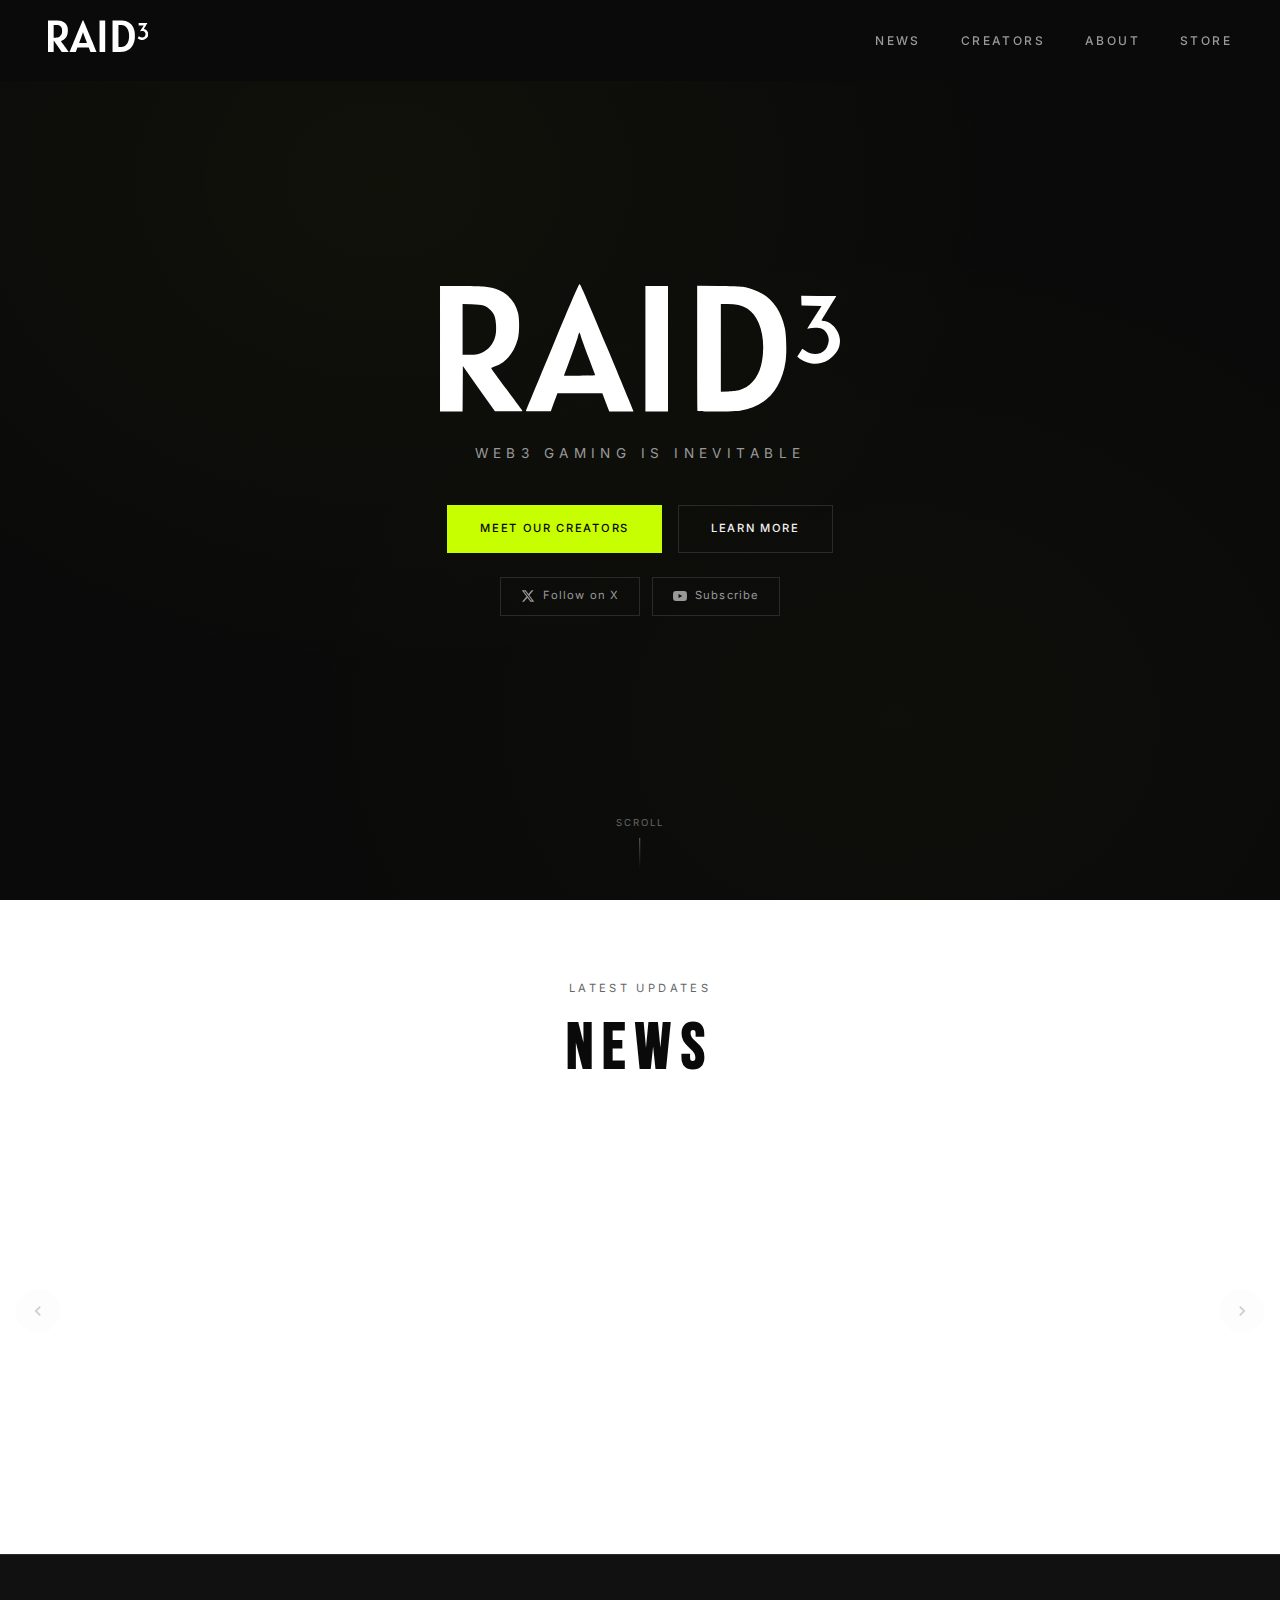
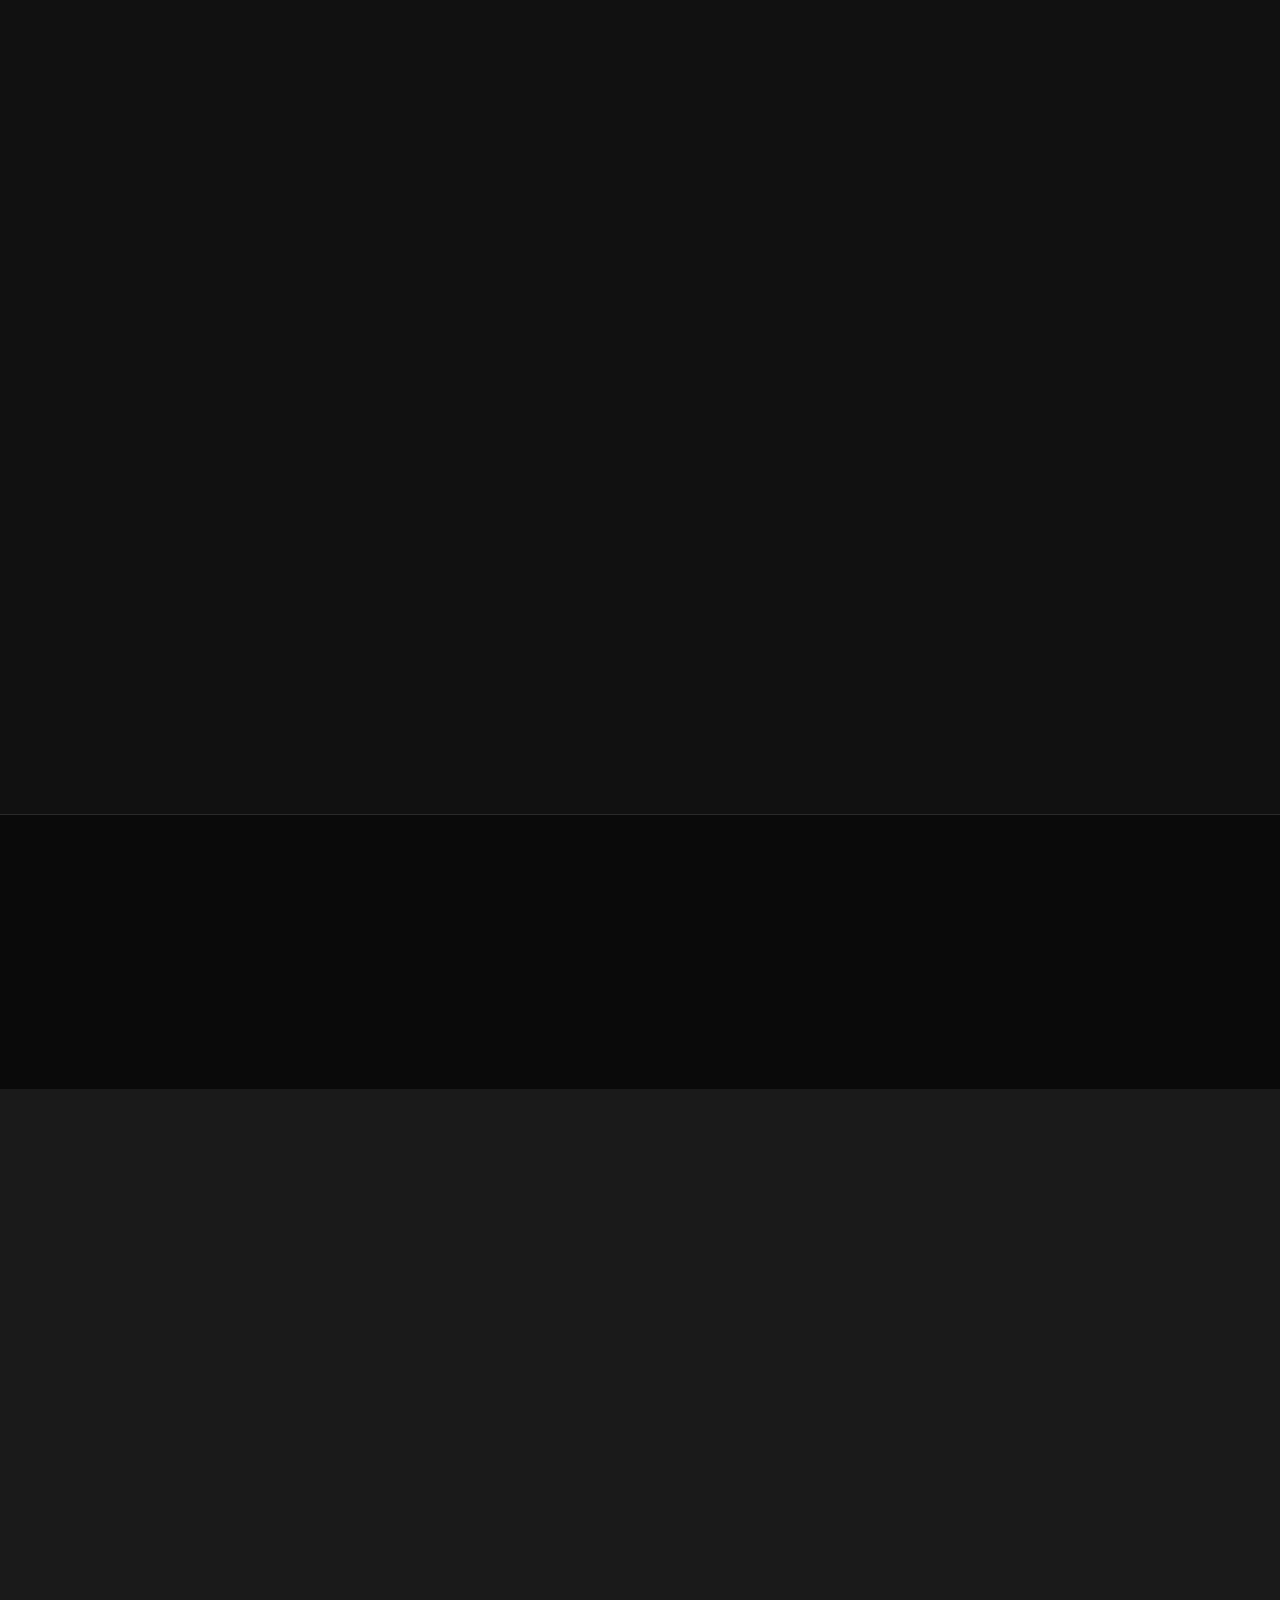
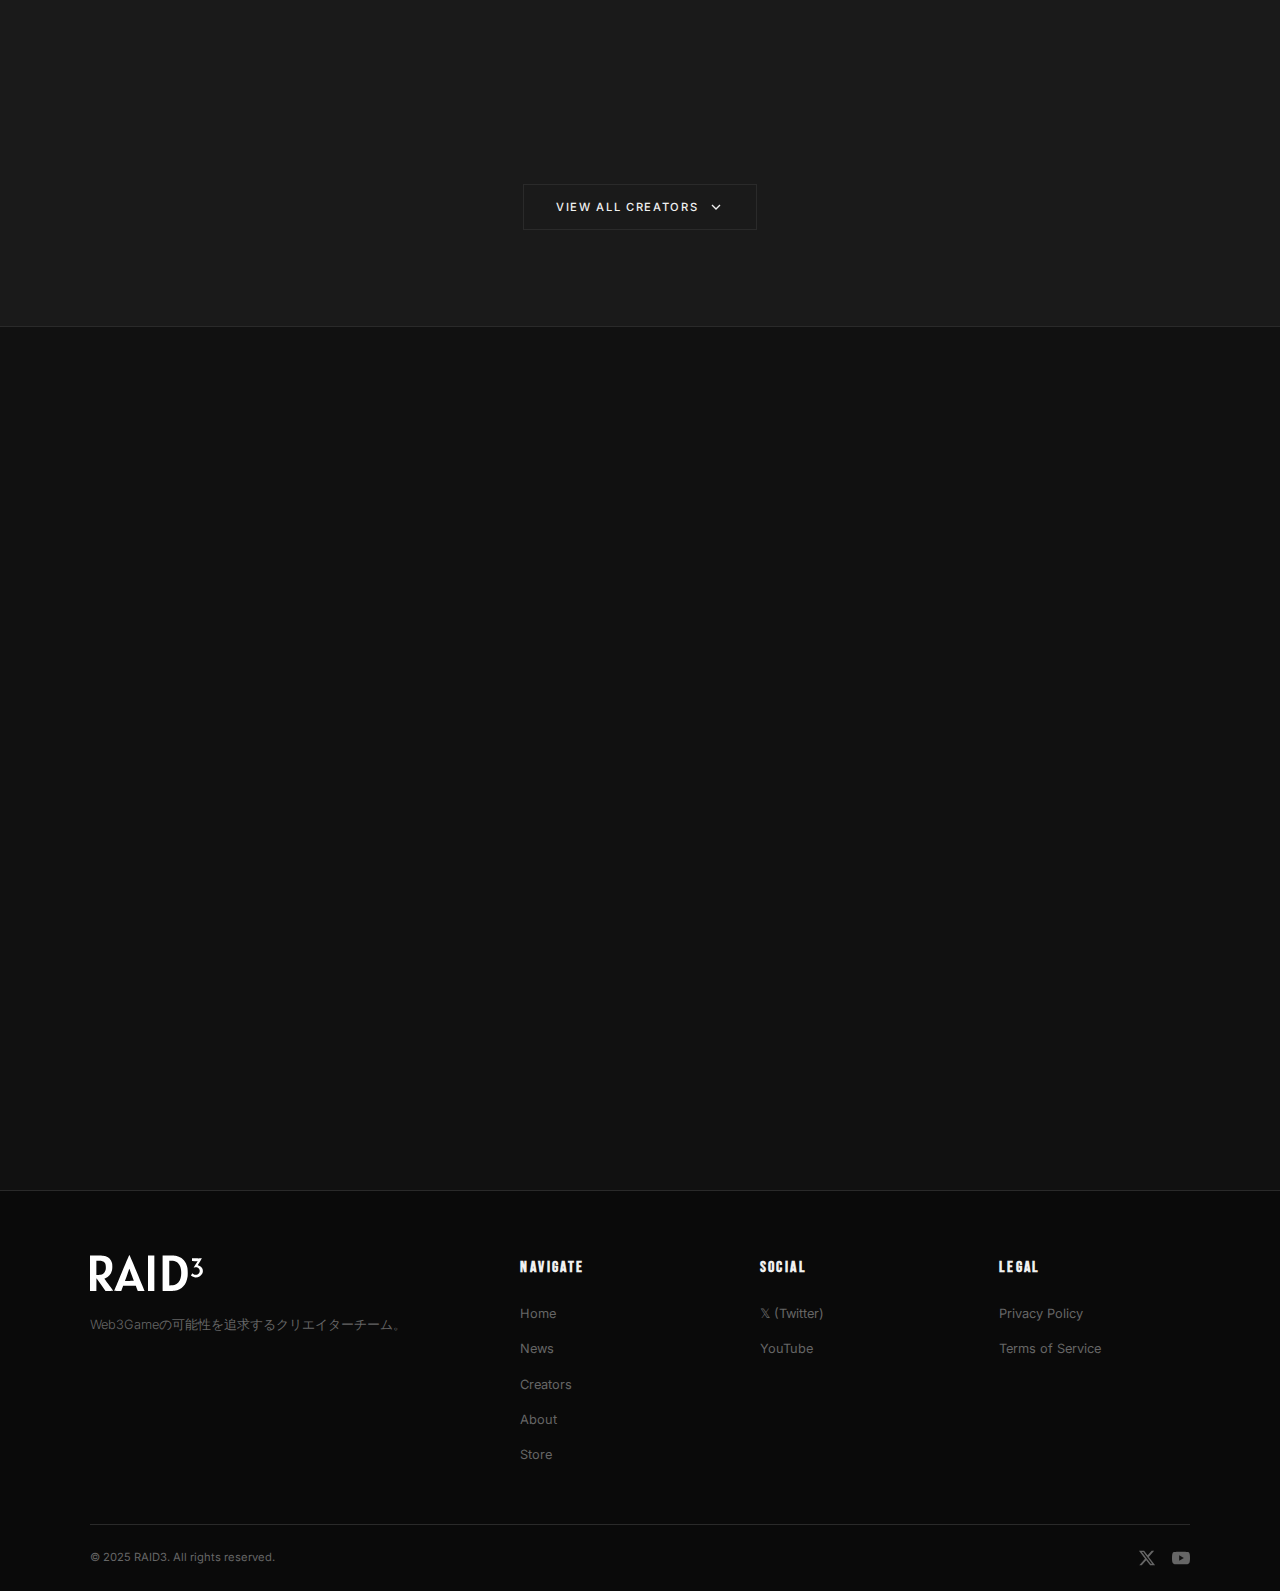
<file: index.html>
<!DOCTYPE html>
<html lang="ja">
<head>
    <meta charset="UTF-8">
    <meta name="viewport" content="width=device-width, initial-scale=1.0">
    <title>RAID3 - Web3 Gaming is Inevitable</title>
    
    <!-- ファビコン -->
    <link rel="icon" href="images/R3aicon.png" type="image/png">
    <link rel="apple-touch-icon" href="images/R3aicon.png">
    
    <!-- OGP（SNSシェア用） -->
    <meta property="og:type" content="website">
    <meta property="og:site_name" content="RAID3">
    <meta property="og:title" content="RAID3 - Web3 Gaming is Inevitable">
    <meta property="og:description" content="Web3Gameに特化したストリーマー・コンテンツクリエイターチーム">
    <meta property="og:image" content="https://raid3.vercel.app/images/OPG.png">
    <meta property="og:url" content="https://raid3.vercel.app/">
    
    <!-- Twitter Card -->
    <meta name="twitter:card" content="summary_large_image">
    <meta name="twitter:site" content="@raid3__">
    <meta name="twitter:title" content="RAID3 - Web3 Gaming is Inevitable">
    <meta name="twitter:description" content="Web3Gameに特化したストリーマー・コンテンツクリエイターチーム">
    <meta name="twitter:image" content="https://raid3.vercel.app/images/OPG.png">
    
    <link rel="preconnect" href="https://fonts.googleapis.com">
    <link rel="preconnect" href="https://fonts.gstatic.com" crossorigin>
    <link href="https://fonts.googleapis.com/css2?family=Bebas+Neue&family=Inter:wght@300;400;500;600;700&display=swap" rel="stylesheet">
    <link rel="stylesheet" href="styles.css">
</head>
<body>
    <!-- ========== ナビゲーション ========== -->
    <nav id="navbar">
        <a href="index.html">
            <svg class="logo-svg" viewBox="0 0 726.3667 231.57715" xmlns="http://www.w3.org/2000/svg">
                <g transform="translate(-412,-327.5)">
                    <path fill="#ffffff" d="M 412,445 V 331 l 36.25,0.0195 c 39.70236,0.0214 52.44438,1.06623 64.61382,5.29835 21.50077,7.47722 35.03722,21.82265 40.74698,43.18213 2.91852,10.91777 2.6945,37.05288 -0.41515,48.43317 -6.82921,24.99271 -21.25152,41.90747 -42.19972,49.49263 -3.15061,1.14081 -5.83977,2.44977 -5.9759,2.90879 -0.13613,0.45903 12.51617,17.97453 28.11623,38.92335 15.60006,20.94881 28.51634,38.46855 28.70286,38.93276 0.18652,0.46421 -11.02435,0.72371 -24.91303,0.57666 L 511.67393,558.5 482.58697,517.5553 453.5,476.61061 453.23891,517.8053 452.97781,559 H 432.48891 412 Z m 68.20078,9.87562 c 12.15861,-2.57979 22.56871,-10.69363 28.22437,-21.99863 4.70642,-9.40757 5.89723,-16.06687 5.33639,-29.84222 -0.60389,-14.83252 -2.93334,-21.36434 -10.16533,-28.50378 -7.94303,-7.84138 -14.14884,-9.70079 -34.34621,-10.29097 L 453,363.76518 V 409.88259 456 h 10.95078 c 6.02293,0 13.33543,-0.50597 16.25,-1.12438 z M 568,558.24755 c 0,-0.4345 21.53555,-52.53045 47.85679,-115.76878 C 653.4108,352.25302 664.08802,327.5 665.45292,327.5 c 1.36368,0 11.98218,24.51367 49.1644,113.5 26.08378,62.425 47.6893,114.5125 48.01228,115.75 l 0.58722,2.25 H 741.29431 719.3718 l -6.31169,-16.5 -6.31169,-16.5 h -40.7915 -40.7915 l -1.5893,4.25 c -0.87411,2.3375 -3.55789,9.65 -5.96396,16.25 l -4.37466,12 -22.61875,0.26877 C 578.17844,558.9166 568,558.68205 568,558.24755 Z m 126,-64.80929 c 0,-0.30895 -5.36581,-14.59645 -11.92402,-31.75 -6.55821,-17.15354 -12.94832,-34.67564 -14.20026,-38.938 -1.25193,-4.26236 -2.59245,-7.41236 -2.97894,-7 -0.38649,0.41236 -1.69494,4.32651 -2.90766,8.69812 -1.21273,4.37161 -6.70328,20.12161 -12.20123,35 -5.49796,14.87839 -10.60443,28.73912 -11.34773,30.80162 l -1.35144,3.75 h 28.45564 C 681.19496,494 694,493.74722 694,493.43826 Z M 785,445 V 331 H 805.5 826 V 445 559 H 805.5 785 Z m 94.66667,113.33333 C 879.3,557.96667 879,506.62667 879,444.24445 V 330.82224 l 39.25,0.46751 c 41.28404,0.49174 45.57029,0.90035 60.71135,5.78763 31.34345,10.11713 51.21355,33.74637 59.21915,70.42262 2.8755,13.17355 3.6376,45.10965 1.4335,60.07259 -7.6233,51.75283 -36.7642,83.38026 -82.86316,89.93354 -10.62663,1.51065 -75.70239,2.20899 -77.08417,0.8272 z m 75.20237,-37.77058 c 19.71864,-5.30527 34.23089,-21.54403 40.115,-44.88745 6.49416,-25.76352 4.92088,-55.48052 -4.06216,-76.72937 C 980.43795,374.14679 964.00903,364 934.34004,364 H 922 v 79.65555 79.65555 l 13.75,-0.65191 c 7.5625,-0.35855 16.16607,-1.30194 19.11904,-2.09644 z M 1087.112,471.81347 c -6.7863,-0.76753 -18.2936,-5.73109 -23.4478,-10.11397 l -2.8357,-2.41141 4.5674,-7.12575 4.5675,-7.12574 5.5539,3.89049 c 12.3712,8.66607 27.4686,7.68657 36.2845,-2.35408 3.2104,-3.65651 5.9582,-11.06146 6.1982,-16.81169 0.3377,-8.08947 -5.1381,-17.55691 -12.4293,-20.86851 -4.6493,-2.11166 -15.756,-2.52439 -21.9145,-0.81434 -2.114,0.58703 -4.0803,0.83072 -4.3695,0.54153 -0.2892,-0.28918 5.359,-9.65948 12.5514,-20.82289 L 1104.9154,367.5 1086.7077,367 1068.5,366.5 l -0.2889,-8.75 -0.289,-8.75 32.098,0.19715 c 25.3881,0.15593 31.9502,-0.5273 31.3913,0.46141 -0.3887,0.6875 -6.4902,11.12482 -13.559,22.47117 -7.0688,11.34635 -12.8524,20.87156 -12.8524,21.16714 0,0.29557 2.2649,1.02313 5.033,1.61679 10.5431,2.2611 17.3498,8.63299 22.6769,16.90474 3.0945,4.80496 5.5,12.03856 5.6486,18.47733 0.1453,6.29408 -1.6551,13.69269 -4.6825,18.29764 -10.3437,15.73344 -26.0616,25.53892 -46.564,23.2201 z"/>
                </g>
            </svg>
        </a>
        <ul class="nav-links">
            <li><a href="news/index.html">News</a></li>
            <li><a href="#creators">Creators</a></li>
            <li><a href="#about">About</a></li>
            <li><a href="https://suzuri.jp/RAID3" target="_blank">Store</a></li>
        </ul>
        <div class="menu-toggle" onclick="toggleMenu()">
            <span></span>
            <span></span>
            <span></span>
        </div>
    </nav>

    <!-- ========== ヒーロー ========== -->
    <section class="hero" id="home">
        <div class="hero-content">
            <svg class="hero-logo-svg" viewBox="0 0 726.3667 231.57715" xmlns="http://www.w3.org/2000/svg">
                <g transform="translate(-412,-327.5)">
                    <path fill="#ffffff" d="M 412,445 V 331 l 36.25,0.0195 c 39.70236,0.0214 52.44438,1.06623 64.61382,5.29835 21.50077,7.47722 35.03722,21.82265 40.74698,43.18213 2.91852,10.91777 2.6945,37.05288 -0.41515,48.43317 -6.82921,24.99271 -21.25152,41.90747 -42.19972,49.49263 -3.15061,1.14081 -5.83977,2.44977 -5.9759,2.90879 -0.13613,0.45903 12.51617,17.97453 28.11623,38.92335 15.60006,20.94881 28.51634,38.46855 28.70286,38.93276 0.18652,0.46421 -11.02435,0.72371 -24.91303,0.57666 L 511.67393,558.5 482.58697,517.5553 453.5,476.61061 453.23891,517.8053 452.97781,559 H 432.48891 412 Z m 68.20078,9.87562 c 12.15861,-2.57979 22.56871,-10.69363 28.22437,-21.99863 4.70642,-9.40757 5.89723,-16.06687 5.33639,-29.84222 -0.60389,-14.83252 -2.93334,-21.36434 -10.16533,-28.50378 -7.94303,-7.84138 -14.14884,-9.70079 -34.34621,-10.29097 L 453,363.76518 V 409.88259 456 h 10.95078 c 6.02293,0 13.33543,-0.50597 16.25,-1.12438 z M 568,558.24755 c 0,-0.4345 21.53555,-52.53045 47.85679,-115.76878 C 653.4108,352.25302 664.08802,327.5 665.45292,327.5 c 1.36368,0 11.98218,24.51367 49.1644,113.5 26.08378,62.425 47.6893,114.5125 48.01228,115.75 l 0.58722,2.25 H 741.29431 719.3718 l -6.31169,-16.5 -6.31169,-16.5 h -40.7915 -40.7915 l -1.5893,4.25 c -0.87411,2.3375 -3.55789,9.65 -5.96396,16.25 l -4.37466,12 -22.61875,0.26877 C 578.17844,558.9166 568,558.68205 568,558.24755 Z m 126,-64.80929 c 0,-0.30895 -5.36581,-14.59645 -11.92402,-31.75 -6.55821,-17.15354 -12.94832,-34.67564 -14.20026,-38.938 -1.25193,-4.26236 -2.59245,-7.41236 -2.97894,-7 -0.38649,0.41236 -1.69494,4.32651 -2.90766,8.69812 -1.21273,4.37161 -6.70328,20.12161 -12.20123,35 -5.49796,14.87839 -10.60443,28.73912 -11.34773,30.80162 l -1.35144,3.75 h 28.45564 C 681.19496,494 694,493.74722 694,493.43826 Z M 785,445 V 331 H 805.5 826 V 445 559 H 805.5 785 Z m 94.66667,113.33333 C 879.3,557.96667 879,506.62667 879,444.24445 V 330.82224 l 39.25,0.46751 c 41.28404,0.49174 45.57029,0.90035 60.71135,5.78763 31.34345,10.11713 51.21355,33.74637 59.21915,70.42262 2.8755,13.17355 3.6376,45.10965 1.4335,60.07259 -7.6233,51.75283 -36.7642,83.38026 -82.86316,89.93354 -10.62663,1.51065 -75.70239,2.20899 -77.08417,0.8272 z m 75.20237,-37.77058 c 19.71864,-5.30527 34.23089,-21.54403 40.115,-44.88745 6.49416,-25.76352 4.92088,-55.48052 -4.06216,-76.72937 C 980.43795,374.14679 964.00903,364 934.34004,364 H 922 v 79.65555 79.65555 l 13.75,-0.65191 c 7.5625,-0.35855 16.16607,-1.30194 19.11904,-2.09644 z M 1087.112,471.81347 c -6.7863,-0.76753 -18.2936,-5.73109 -23.4478,-10.11397 l -2.8357,-2.41141 4.5674,-7.12575 4.5675,-7.12574 5.5539,3.89049 c 12.3712,8.66607 27.4686,7.68657 36.2845,-2.35408 3.2104,-3.65651 5.9582,-11.06146 6.1982,-16.81169 0.3377,-8.08947 -5.1381,-17.55691 -12.4293,-20.86851 -4.6493,-2.11166 -15.756,-2.52439 -21.9145,-0.81434 -2.114,0.58703 -4.0803,0.83072 -4.3695,0.54153 -0.2892,-0.28918 5.359,-9.65948 12.5514,-20.82289 L 1104.9154,367.5 1086.7077,367 1068.5,366.5 l -0.2889,-8.75 -0.289,-8.75 32.098,0.19715 c 25.3881,0.15593 31.9502,-0.5273 31.3913,0.46141 -0.3887,0.6875 -6.4902,11.12482 -13.559,22.47117 -7.0688,11.34635 -12.8524,20.87156 -12.8524,21.16714 0,0.29557 2.2649,1.02313 5.033,1.61679 10.5431,2.2611 17.3498,8.63299 22.6769,16.90474 3.0945,4.80496 5.5,12.03856 5.6486,18.47733 0.1453,6.29408 -1.6551,13.69269 -4.6825,18.29764 -10.3437,15.73344 -26.0616,25.53892 -46.564,23.2201 z"/>
                </g>
            </svg>
            <p class="tagline">Web3 Gaming is Inevitable</p>
            <div class="cta-buttons">
                <a href="#creators" class="btn btn-primary">Meet Our Creators</a>
                <a href="#about" class="btn btn-secondary">Learn More</a>
            </div>
            <div class="social-cta">
                <a href="https://x.com/raid3__" target="_blank" rel="noopener">
                    <svg viewBox="0 0 24 24" fill="currentColor"><path d="M18.244 2.25h3.308l-7.227 8.26 8.502 11.24H16.17l-5.214-6.817L4.99 21.75H1.68l7.73-8.835L1.254 2.25H8.08l4.713 6.231zm-1.161 17.52h1.833L7.084 4.126H5.117z"/></svg>
                    Follow on X
                </a>
                <a href="https://youtube.com/@raid3_2025" target="_blank" rel="noopener">
                    <svg viewBox="0 0 24 24" fill="currentColor"><path d="M23.498 6.186a3.016 3.016 0 0 0-2.122-2.136C19.505 3.545 12 3.545 12 3.545s-7.505 0-9.377.505A3.017 3.017 0 0 0 .502 6.186C0 8.07 0 12 0 12s0 3.93.502 5.814a3.016 3.016 0 0 0 2.122 2.136c1.871.505 9.376.505 9.376.505s7.505 0 9.377-.505a3.015 3.015 0 0 0 2.122-2.136C24 15.93 24 12 24 12s0-3.93-.502-5.814zM9.545 15.568V8.432L15.818 12l-6.273 3.568z"/></svg>
                    Subscribe
                </a>
            </div>
        </div>
        <div class="scroll-indicator">
            <span>Scroll</span>
        </div>
    </section>

    <!-- ========== ニュース ========== -->
    <section id="news" class="news-home">
        <div class="section-header">
            <p class="section-subtitle">Latest Updates</p>
            <h2 class="section-title">NEWS</h2>
        </div>
        <div class="news-carousel-container">
            <button class="carousel-nav prev" onclick="scrollCarousel(-1)">
                <svg viewBox="0 0 24 24"><path d="M15.41 7.41L14 6l-6 6 6 6 1.41-1.41L10.83 12z"/></svg>
            </button>
            <div class="news-carousel" id="newsCarousel"></div>
            <button class="carousel-nav next" onclick="scrollCarousel(1)">
                <svg viewBox="0 0 24 24"><path d="M10 6L8.59 7.41 13.17 12l-4.58 4.59L10 18l6-6z"/></svg>
            </button>
        </div>
    </section>

    <!-- ========== ABOUT ========== -->
    <section id="about">
        <div class="section-header reveal">
            <p class="section-subtitle">Who We Are</p>
            <h2 class="section-title">ABOUT</h2>
        </div>
        <div class="about-content">
            <div class="about-text reveal">
                <h3>Web3Gameの未来を切り拓く</h3>
                <p>RAID3は、Web3Gameに特化したストリーマー・コンテンツクリエイターチームです。私たちは透明性を重視し、Web2ゲーマーとの信頼構築を最優先にしたコンテンツを制作しています。</p>
                <p>ブロックチェーンゲームの可能性と課題の両面を正直に伝え、視聴者が自分自身で判断できる情報を提供することをモットーとしています。</p>
                <p>エージェンシーの利点とクリエイターの自由を両立させた「HUB」モデルを採用し、専属契約なしでコミュニティスタイルの活動を可能にしています。</p>
            </div>
            <div class="about-stats reveal">
                <div class="stat-item"><span class="stat-number">8</span><span class="stat-label">Creators</span></div>
                <div class="stat-item"><span class="stat-number">50K+</span><span class="stat-label">Followers</span></div>
                <div class="stat-item"><span class="stat-number">100+</span><span class="stat-label">Streams</span></div>
                <div class="stat-item"><span class="stat-number">20+</span><span class="stat-label">collab</span></div>
            </div>
        </div>
        <div class="logo-marquee reveal">
            <div class="logo-marquee-inner">
                <div class="logo-marquee-track">
                    <div class="logo-marquee-item"><img src="images/Collablogo/game1.png" alt="Game Title 1"></div>
                    <div class="logo-marquee-item"><img src="images/Collablogo/game2.png" alt="Game Title 2"></div>
                    <div class="logo-marquee-item"><img src="images/Collablogo/game3.png" alt="Game Title 3"></div>
                    <div class="logo-marquee-item"><img src="images/Collablogo/game4.png" alt="Game Title 4"></div>
                    <div class="logo-marquee-item"><img src="images/Collablogo/game5.png" alt="Game Title 5"></div>
                    <div class="logo-marquee-item"><img src="images/Collablogo/game6.png" alt="Game Title 6"></div>
                    <div class="logo-marquee-item"><img src="images/Collablogo/game7.png" alt="Game Title 7"></div>
                    <div class="logo-marquee-item"><img src="images/Collablogo/game8.png" alt="Game Title 8"></div>
                    <div class="logo-marquee-item"><img src="images/Collablogo/game9.png" alt="Game Title 9"></div>
                    <div class="logo-marquee-item"><img src="images/Collablogo/game1.png" alt="Game Title 1"></div>
                    <div class="logo-marquee-item"><img src="images/Collablogo/game2.png" alt="Game Title 2"></div>
                    <div class="logo-marquee-item"><img src="images/Collablogo/game3.png" alt="Game Title 3"></div>
                    <div class="logo-marquee-item"><img src="images/Collablogo/game4.png" alt="Game Title 4"></div>
                    <div class="logo-marquee-item"><img src="images/Collablogo/game5.png" alt="Game Title 5"></div>
                    <div class="logo-marquee-item"><img src="images/Collablogo/game6.png" alt="Game Title 6"></div>
                    <div class="logo-marquee-item"><img src="images/Collablogo/game7.png" alt="Game Title 7"></div>
                    <div class="logo-marquee-item"><img src="images/Collablogo/game8.png" alt="Game Title 8"></div>
                    <div class="logo-marquee-item"><img src="images/Collablogo/game9.png" alt="Game Title 9"></div>
                </div>
            </div>
        </div>
    </section>

    <!-- ========== ソーシャルバナー ========== -->
    <div class="social-banner reveal">
        <h3>JOIN THE RAID</h3>
        <p>最新情報をチェック！フォロー&チャンネル登録よろしくお願いします</p>
        <div class="social-banner-buttons">
            <a href="https://x.com/raid3__" target="_blank" rel="noopener" class="social-btn x-btn">
                <svg viewBox="0 0 24 24" fill="currentColor"><path d="M18.244 2.25h3.308l-7.227 8.26 8.502 11.24H16.17l-5.214-6.817L4.99 21.75H1.68l7.73-8.835L1.254 2.25H8.08l4.713 6.231zm-1.161 17.52h1.833L7.084 4.126H5.117z"/></svg>
                @raid3__ をフォロー
            </a>
            <a href="https://youtube.com/@raid3_2025" target="_blank" rel="noopener" class="social-btn yt-btn">
                <svg viewBox="0 0 24 24" fill="currentColor"><path d="M23.498 6.186a3.016 3.016 0 0 0-2.122-2.136C19.505 3.545 12 3.545 12 3.545s-7.505 0-9.377.505A3.017 3.017 0 0 0 .502 6.186C0 8.07 0 12 0 12s0 3.93.502 5.814a3.016 3.016 0 0 0 2.122 2.136c1.871.505 9.376.505 9.376.505s7.505 0 9.377-.505a3.015 3.015 0 0 0 2.122-2.136C24 15.93 24 12 24 12s0-3.93-.502-5.814zM9.545 15.568V8.432L15.818 12l-6.273 3.568z"/></svg>
                YouTubeをチャンネル登録
            </a>
        </div>
    </div>

    <!-- ========== クリエイター ========== -->
    <section id="creators">
        <div class="section-header reveal">
            <p class="section-subtitle">The Team</p>
            <h2 class="section-title">CREATORS</h2>
        </div>
        <div class="creators-grid" id="creatorsGrid">
            <div class="creator-card reveal">
                <img src="images/haru.png" alt="HARU" class="creator-image">
                <div class="creator-placeholder">R3</div>
                <div class="creator-info">
                    <h3 class="creator-name">HARU</h3>
                    <p class="creator-role">Founder / Streamer</p>
                    <div class="creator-socials">
                        <a href="https://x.com/haru_BCG" target="_blank">𝕏</a>
                        <a href="https://www.twitch.tv/haru_web3gamer" target="_blank">Twitch</a>
                        <a href="https://youtube.com/@raid3_2025" target="_blank">YouTube</a>
                    </div>
                </div>
            </div>
            <div class="creator-card reveal">
                <img src="images/Gou.png" alt="Gou" class="creator-image">
                <div class="creator-placeholder">R3</div>
                <div class="creator-info">
                    <h3 class="creator-name">Gou</h3>
                    <p class="creator-role">Streamer</p>
                    <div class="creator-socials">
                        <a href="https://x.com/wswgou">𝕏</a>
                        <a href="https://www.twitch.tv/wsw_gou">Twitch</a>
                        <a href="https://www.youtube.com/@gouchannel6062" target="_blank">YouTube</a>
                    </div>
                </div>
            </div>
            <div class="creator-card reveal">
                <img src="images/Late.png" alt="Late" class="creator-image">
                <div class="creator-placeholder">R3</div>
                <div class="creator-info">
                    <h3 class="creator-name">Lateω</h3>
                    <p class="creator-role">Vstreamer</p>
                    <div class="creator-socials">
                        <a href="https://x.com/Bel_L_0o">𝕏</a>
                        <a href="https://www.twitch.tv/o0_late_0o">Twitch</a>
                    </div>
                </div>
            </div>
            <div class="creator-card reveal">
                <img src="images/tuyuri.png" alt="Tsuyuri" class="creator-image">
                <div class="creator-placeholder">R3</div>
                <div class="creator-info">
                    <h3 class="creator-name">Tsuyuri</h3>
                    <p class="creator-role">Streamer</p>
                    <div class="creator-socials">
                        <a href="https://x.com/schranzfolio">𝕏</a>
                        <a href="https://www.twitch.tv/tsuyurichan15">Twitch</a>
                    </div>
                </div>
            </div>
            <div class="creator-card reveal hidden-card">
                <img src="images/Conia.png" alt="Conia" class="creator-image">
                <div class="creator-placeholder">R3</div>
                <div class="creator-info">
                    <h3 class="creator-name">Hoshi Conia</h3>
                    <p class="creator-role">VTuber</p>
                    <div class="creator-socials">
                        <a href="https://x.com/hoshiconia">𝕏</a>
                        <a href="https://www.youtube.com/@hoshiconia">YouTube</a>
                    </div>
                </div>
            </div>
            <div class="creator-card reveal hidden-card">
                <img src="images/Zaikoku.png" alt="Zaikoku" class="creator-image">
                <div class="creator-placeholder">R3</div>
                <div class="creator-info">
                    <h3 class="creator-name">Zaikoku Okuto</h3>
                    <p class="creator-role">VTuber</p>
                    <div class="creator-socials">
                        <a href="https://x.com/zaikoku_okuto">𝕏</a>
                        <a href="https://www.youtube.com/@zaikoku_okuto">YouTube</a>
                    </div>
                </div>
            </div>
            <div class="creator-card reveal hidden-card">
                <img src="images/Oshio.png" alt="Oshio" class="creator-image">
                <div class="creator-placeholder">R3</div>
                <div class="creator-info">
                    <h3 class="creator-name">Oshio</h3>
                    <p class="creator-role">VTuber</p>
                    <div class="creator-socials">
                        <a href="https://x.com/oshiosann">𝕏</a>
                        <a href="https://www.twitch.tv/oshio_axievtuber">Twitch</a>
                        <a href="https://www.youtube.com/@oshioroninvtuber">YouTube</a>
                    </div>
                </div>
            </div>
            
            <div class="creator-card reveal hidden-card">
                <img src="images/Spade.png" alt="Spade" class="creator-image">
                <div class="creator-placeholder">R3</div>
                <div class="creator-info">
                    <h3 class="creator-name">Spade</h3>
                    <p class="creator-role">Content Creator</p>
                    <div class="creator-socials">
                        <a href="https://www.youtube.com/@Spade_FURAI">YouTube</a>
                    </div>
                </div>
            </div>
        </div>
        <div class="creators-expand">
            <button class="expand-btn" id="expandBtn" onclick="toggleCreators()">
                <span id="expandText">VIEW ALL CREATORS</span>
                <svg viewBox="0 0 24 24" fill="none" stroke="currentColor" stroke-width="2"><path d="M6 9l6 6 6-6"/></svg>
            </button>
        </div>
    </section>

    <!-- ========== ストア ========== -->
    <section id="store">
        <div class="section-header reveal">
            <p class="section-subtitle">Official Goods</p>
            <h2 class="section-title">STORE</h2>
        </div>
        <div class="store-grid">
            <div class="store-item reveal">
                <div class="store-image"><img src="images/LongTshirt.png" alt="RAID3 LOGO TEE">R3</div>
                <h3 class="store-title">RAID3 LONG T-SHIRT</h3>
                <p class="store-price">¥6,006</p>
                <a href="https://suzuri.jp/RAID3/19081668/long-sleeve-t-shirt/s/white" target="_blank" class="btn btn-secondary">View Details</a>
            </div>
            <div class="store-item reveal">
                <div class="store-image"><img src="images/R3sticker.png" alt="RAID3 Sticker">R3</div>
                <h3 class="store-title">RAID3 STICKER</h3>
                <p class="store-price">¥842</p>
                <a href="https://suzuri.jp/RAID3/19137084/sticker/m/white" target="_blank" class="btn btn-secondary">View Details</a>
            </div>
            <div class="store-item reveal">
                <div class="store-image"><img src="images/RAID3 HAT.png" alt="RAID3 HAT">R3</div>
                <h3 class="store-title">RAID3 HAT</h3>
                <p class="store-price">¥3,828</p>
                <a href="https://suzuri.jp/RAID3/19102694/bucket-hat/l/black" target="_blank" class="btn btn-secondary">View Details</a>
            </div>
        </div>
        <div class="store-more reveal">
            <a href="https://suzuri.jp/RAID3" target="_blank" class="btn btn-primary">VIEW ALL ITEMS</a>
        </div>
    </section>

    <!-- ========== フッター ========== -->
    <footer>
        <div class="footer-content">
            <div class="footer-brand">
                <svg class="footer-logo-svg" viewBox="0 0 726.3667 231.57715" xmlns="http://www.w3.org/2000/svg">
                    <g transform="translate(-412,-327.5)">
                        <path fill="#ffffff" d="M 412,445 V 331 l 36.25,0.0195 c 39.70236,0.0214 52.44438,1.06623 64.61382,5.29835 21.50077,7.47722 35.03722,21.82265 40.74698,43.18213 2.91852,10.91777 2.6945,37.05288 -0.41515,48.43317 -6.82921,24.99271 -21.25152,41.90747 -42.19972,49.49263 -3.15061,1.14081 -5.83977,2.44977 -5.9759,2.90879 -0.13613,0.45903 12.51617,17.97453 28.11623,38.92335 15.60006,20.94881 28.51634,38.46855 28.70286,38.93276 0.18652,0.46421 -11.02435,0.72371 -24.91303,0.57666 L 511.67393,558.5 482.58697,517.5553 453.5,476.61061 453.23891,517.8053 452.97781,559 H 432.48891 412 Z m 68.20078,9.87562 c 12.15861,-2.57979 22.56871,-10.69363 28.22437,-21.99863 4.70642,-9.40757 5.89723,-16.06687 5.33639,-29.84222 -0.60389,-14.83252 -2.93334,-21.36434 -10.16533,-28.50378 -7.94303,-7.84138 -14.14884,-9.70079 -34.34621,-10.29097 L 453,363.76518 V 409.88259 456 h 10.95078 c 6.02293,0 13.33543,-0.50597 16.25,-1.12438 z M 568,558.24755 c 0,-0.4345 21.53555,-52.53045 47.85679,-115.76878 C 653.4108,352.25302 664.08802,327.5 665.45292,327.5 c 1.36368,0 11.98218,24.51367 49.1644,113.5 26.08378,62.425 47.6893,114.5125 48.01228,115.75 l 0.58722,2.25 H 741.29431 719.3718 l -6.31169,-16.5 -6.31169,-16.5 h -40.7915 -40.7915 l -1.5893,4.25 c -0.87411,2.3375 -3.55789,9.65 -5.96396,16.25 l -4.37466,12 -22.61875,0.26877 C 578.17844,558.9166 568,558.68205 568,558.24755 Z m 126,-64.80929 c 0,-0.30895 -5.36581,-14.59645 -11.92402,-31.75 -6.55821,-17.15354 -12.94832,-34.67564 -14.20026,-38.938 -1.25193,-4.26236 -2.59245,-7.41236 -2.97894,-7 -0.38649,0.41236 -1.69494,4.32651 -2.90766,8.69812 -1.21273,4.37161 -6.70328,20.12161 -12.20123,35 -5.49796,14.87839 -10.60443,28.73912 -11.34773,30.80162 l -1.35144,3.75 h 28.45564 C 681.19496,494 694,493.74722 694,493.43826 Z M 785,445 V 331 H 805.5 826 V 445 559 H 805.5 785 Z m 94.66667,113.33333 C 879.3,557.96667 879,506.62667 879,444.24445 V 330.82224 l 39.25,0.46751 c 41.28404,0.49174 45.57029,0.90035 60.71135,5.78763 31.34345,10.11713 51.21355,33.74637 59.21915,70.42262 2.8755,13.17355 3.6376,45.10965 1.4335,60.07259 -7.6233,51.75283 -36.7642,83.38026 -82.86316,89.93354 -10.62663,1.51065 -75.70239,2.20899 -77.08417,0.8272 z m 75.20237,-37.77058 c 19.71864,-5.30527 34.23089,-21.54403 40.115,-44.88745 6.49416,-25.76352 4.92088,-55.48052 -4.06216,-76.72937 C 980.43795,374.14679 964.00903,364 934.34004,364 H 922 v 79.65555 79.65555 l 13.75,-0.65191 c 7.5625,-0.35855 16.16607,-1.30194 19.11904,-2.09644 z M 1087.112,471.81347 c -6.7863,-0.76753 -18.2936,-5.73109 -23.4478,-10.11397 l -2.8357,-2.41141 4.5674,-7.12575 4.5675,-7.12574 5.5539,3.89049 c 12.3712,8.66607 27.4686,7.68657 36.2845,-2.35408 3.2104,-3.65651 5.9582,-11.06146 6.1982,-16.81169 0.3377,-8.08947 -5.1381,-17.55691 -12.4293,-20.86851 -4.6493,-2.11166 -15.756,-2.52439 -21.9145,-0.81434 -2.114,0.58703 -4.0803,0.83072 -4.3695,0.54153 -0.2892,-0.28918 5.359,-9.65948 12.5514,-20.82289 L 1104.9154,367.5 1086.7077,367 1068.5,366.5 l -0.2889,-8.75 -0.289,-8.75 32.098,0.19715 c 25.3881,0.15593 31.9502,-0.5273 31.3913,0.46141 -0.3887,0.6875 -6.4902,11.12482 -13.559,22.47117 -7.0688,11.34635 -12.8524,20.87156 -12.8524,21.16714 0,0.29557 2.2649,1.02313 5.033,1.61679 10.5431,2.2611 17.3498,8.63299 22.6769,16.90474 3.0945,4.80496 5.5,12.03856 5.6486,18.47733 0.1453,6.29408 -1.6551,13.69269 -4.6825,18.29764 -10.3437,15.73344 -26.0616,25.53892 -46.564,23.2201 z"/>
                    </g>
                </svg>
                <p>Web3Gameの可能性を追求するクリエイターチーム。</p>
            </div>
            <div class="footer-links">
                <h4>NAVIGATE</h4>
                <ul>
                    <li><a href="#home">Home</a></li>
                    <li><a href="news/index.html">News</a></li>
                    <li><a href="#creators">Creators</a></li>
                    <li><a href="#about">About</a></li>
                    <li><a href="https://suzuri.jp/RAID3" target="_blank">Store</a></li>
                </ul>
            </div>
            <div class="footer-links">
                <h4>SOCIAL</h4>
                <ul>
                    <li><a href="https://x.com/raid3__" target="_blank">𝕏 (Twitter)</a></li>
                    <li><a href="https://youtube.com/@raid3_2025" target="_blank">YouTube</a></li>
                </ul>
            </div>
            <div class="footer-links">
                <h4>LEGAL</h4>
                <ul>
                    <li><a href="privacy.html">Privacy Policy</a></li>
                    <li><a href="terms.html">Terms of Service</a></li>
                </ul>
            </div>
        </div>
        <div class="footer-bottom">
            <p>&copy; 2025 RAID3. All rights reserved.</p>
            <div class="social-links">
                <a href="https://x.com/raid3__" target="_blank">
                    <svg viewBox="0 0 24 24" fill="currentColor"><path d="M18.244 2.25h3.308l-7.227 8.26 8.502 11.24H16.17l-5.214-6.817L4.99 21.75H1.68l7.73-8.835L1.254 2.25H8.08l4.713 6.231zm-1.161 17.52h1.833L7.084 4.126H5.117z"/></svg>
                </a>
                <a href="https://youtube.com/@raid3_2025" target="_blank">
                    <svg viewBox="0 0 24 24" fill="currentColor"><path d="M23.498 6.186a3.016 3.016 0 0 0-2.122-2.136C19.505 3.545 12 3.545 12 3.545s-7.505 0-9.377.505A3.017 3.017 0 0 0 .502 6.186C0 8.07 0 12 0 12s0 3.93.502 5.814a3.016 3.016 0 0 0 2.122 2.136c1.871.505 9.376.505 9.376.505s7.505 0 9.377-.505a3.015 3.015 0 0 0 2.122-2.136C24 15.93 24 12 24 12s0-3.93-.502-5.814z"/><path fill="#111" d="M9.545 15.568V8.432L15.818 12z"/></svg>
                </a>
            </div>
        </div>
    </footer>

    <script src="news-data.js"></script>
    <script>
function reveal() {
    document.querySelectorAll('.reveal').forEach(el => {
        if (el.getBoundingClientRect().top < window.innerHeight - 100) el.classList.add('active');
    });
}
function handleScroll() { document.getElementById('navbar').classList.toggle('scrolled', window.scrollY > 50); }
function toggleMenu() { document.querySelector('.nav-links').classList.toggle('active'); }
function scrollCarousel(dir) { document.getElementById('newsCarousel').scrollBy({ left: dir * 440, behavior: 'smooth' }); }

function renderHomeNews() {
    const container = document.getElementById('newsCarousel');
    if (!container || !window.NewsData) return;
    const carouselWrapper = container.closest('.news-carousel-container');
    const prevBtn = carouselWrapper ? carouselWrapper.querySelector('.carousel-nav.prev') : null;
    const nextBtn = carouselWrapper ? carouselWrapper.querySelector('.carousel-nav.next') : null;
    const items = window.NewsData.getAll().slice(0, 6);
    container.innerHTML = '';
    if (!items.length) {
        const empty = document.createElement('p');
        empty.className = 'news-empty';
        empty.textContent = 'ニュースは準備中です。';
        container.appendChild(empty);
        return;
    }
    items.forEach(item => {
        const card = document.createElement('a');
        card.className = 'news-card reveal';
        card.href = `news/${item.id}.html`;
        const image = document.createElement('div');
        image.className = 'news-card-image';
        if (item.thumbnail) {
            const img = document.createElement('img');
            img.src = item.thumbnail;
            img.alt = item.title;
            image.appendChild(img);
        } else {
            const placeholder = document.createElement('div');
            placeholder.className = 'news-card-placeholder';
            placeholder.textContent = 'R3';
            image.appendChild(placeholder);
        }
        const content = document.createElement('div');
        content.className = 'news-card-content';
        const tags = document.createElement('div');
        tags.className = 'news-card-tags';
        (item.tags || []).forEach(tag => {
            const span = document.createElement('span');
            span.className = 'news-tag';
            span.textContent = `#${tag}`;
            tags.appendChild(span);
        });
        const title = document.createElement('h3');
        title.className = 'news-card-title';
        title.textContent = item.title;
        content.appendChild(tags);
        content.appendChild(title);
        card.appendChild(image);
        card.appendChild(content);
        container.appendChild(card);
    });
    const fewItems = items.length <= 2;
    container.classList.toggle('few-items', fewItems);
    if (carouselWrapper) carouselWrapper.classList.toggle('is-disabled', fewItems);
    if (prevBtn) prevBtn.style.display = fewItems ? 'none' : '';
    if (nextBtn) nextBtn.style.display = fewItems ? 'none' : '';
    reveal();
}

let isExpanded = false;
function toggleCreators() {
    isExpanded = !isExpanded;
    document.querySelectorAll('.creator-card.hidden-card').forEach(card => {
        card.style.display = isExpanded ? 'block' : 'none';
        if (isExpanded) card.classList.add('active');
    });
    document.getElementById('expandText').textContent = isExpanded ? 'SHOW LESS' : 'VIEW ALL CREATORS';
    document.getElementById('expandBtn').classList.toggle('expanded', isExpanded);
}

window.addEventListener('scroll', reveal);
window.addEventListener('scroll', handleScroll);
window.addEventListener('load', () => { renderHomeNews(); reveal(); });
document.querySelectorAll('.nav-links a').forEach(link => {
    link.addEventListener('click', () => document.querySelector('.nav-links').classList.remove('active'));
});
document.querySelectorAll('a[href^="#"]').forEach(anchor => {
    anchor.addEventListener('click', function(e) {
        e.preventDefault();
        const target = document.querySelector(this.getAttribute('href'));
        if (target) target.scrollIntoView({ behavior: 'smooth', block: 'start' });
    });
});
    </script>
</body>
</html>
</file>
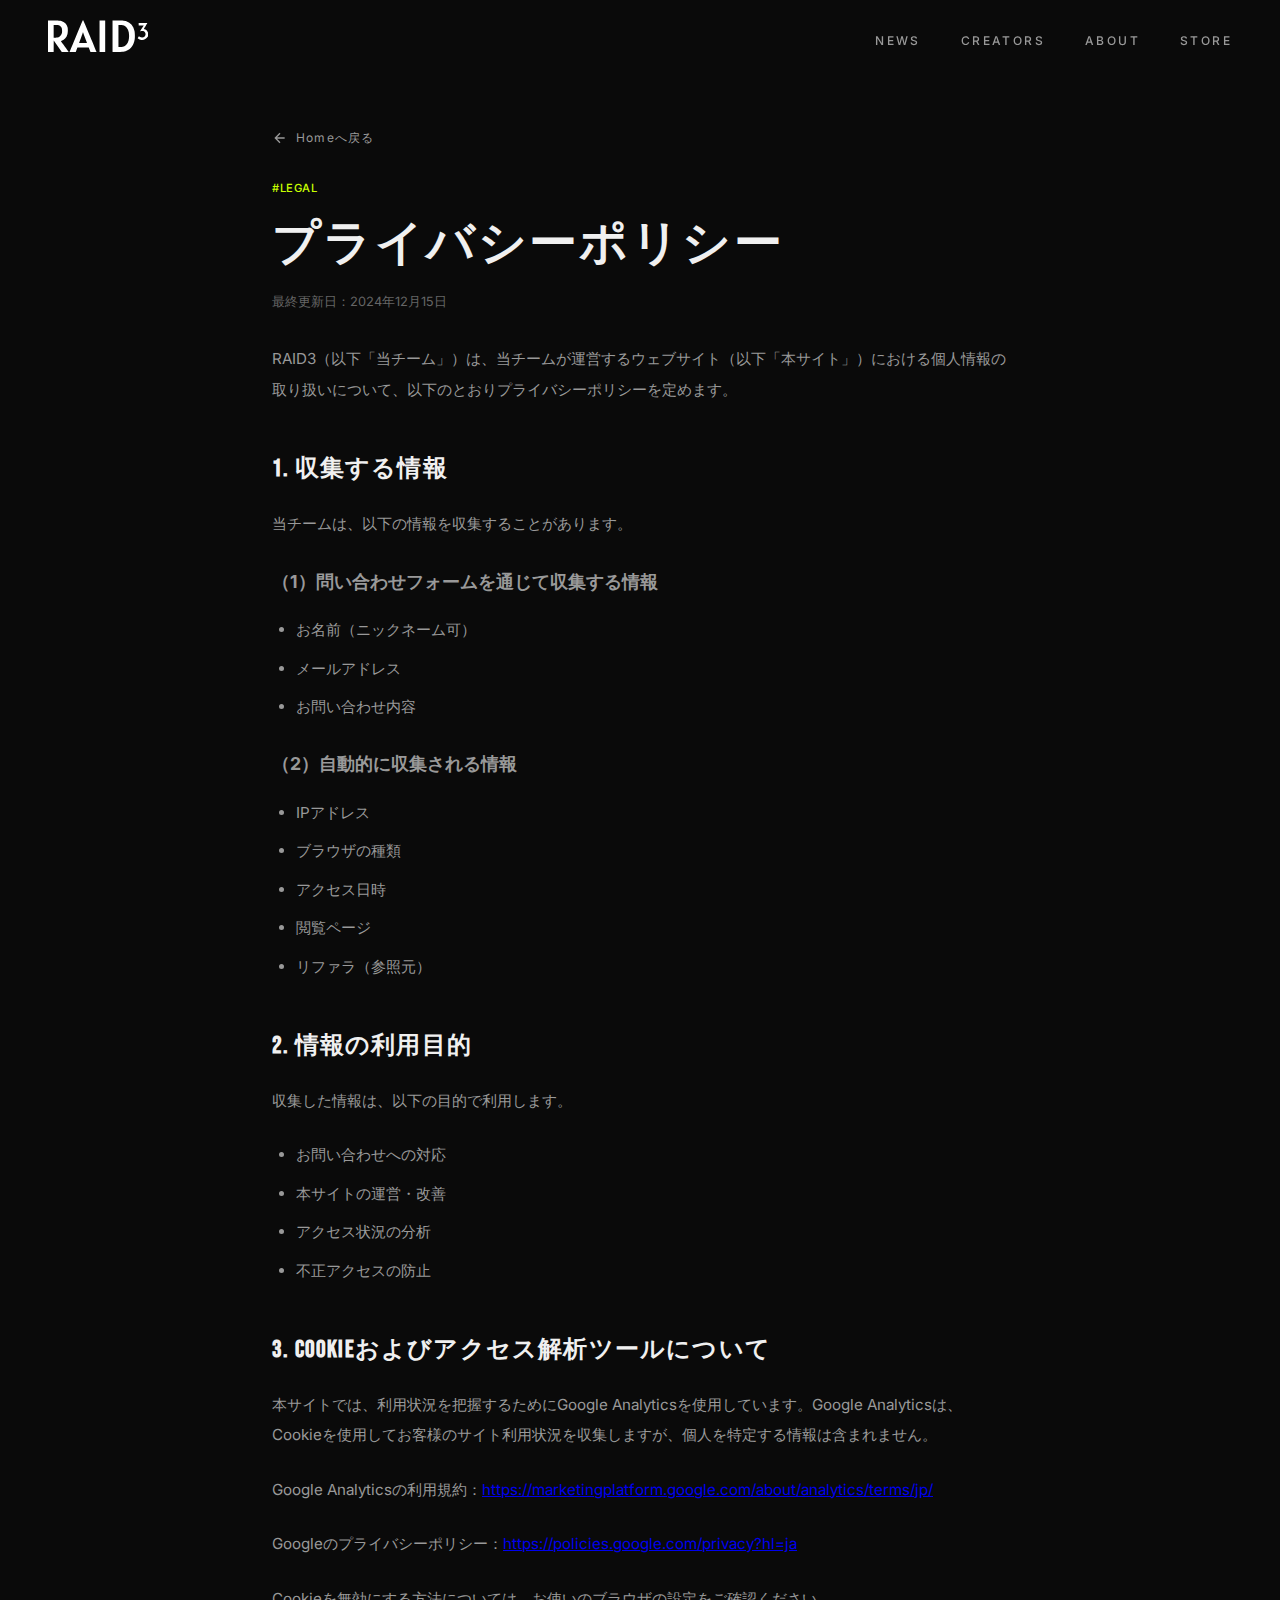
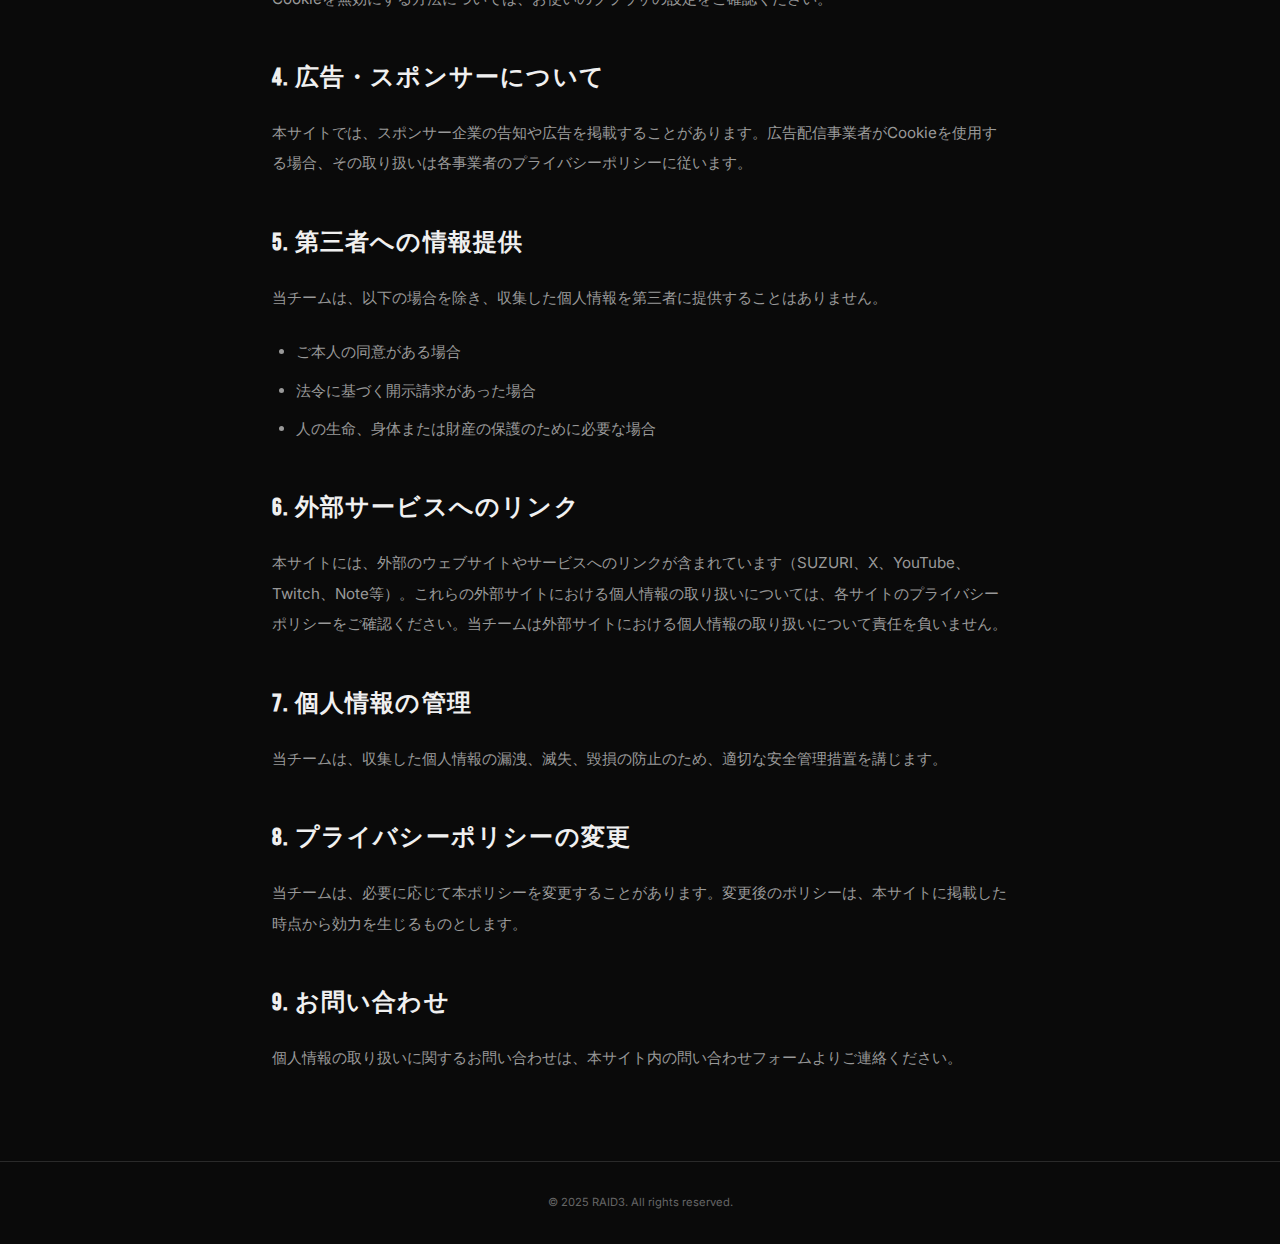
<file: privacy.html>
<!DOCTYPE html>
<html lang="ja">
<head>
    <meta charset="UTF-8">
    <meta name="viewport" content="width=device-width, initial-scale=1.0">
    <title>プライバシーポリシー - RAID3</title>

    <!-- ファビコン -->
    <link rel="icon" href="images/R3aicon.png" type="image/png">
    <link rel="apple-touch-icon" href="images/R3aicon.png">

    <link rel="preconnect" href="https://fonts.googleapis.com">
    <link rel="preconnect" href="https://fonts.gstatic.com" crossorigin>
    <link href="https://fonts.googleapis.com/css2?family=Bebas+Neue&family=Inter:wght@300;400;500;600;700&display=swap" rel="stylesheet">
    <link rel="stylesheet" href="styles.css">
</head>
<body>
    <!-- ナビゲーション -->
    <nav id="navbar">
        <a href="index.html">
            <svg class="logo-svg" viewBox="0 0 726.3667 231.57715" xmlns="http://www.w3.org/2000/svg">
                <g transform="translate(-412,-327.5)">
                    <path fill="#ffffff" d="M 412,445 V 331 l 36.25,0.0195 c 39.70236,0.0214 52.44438,1.06623 64.61382,5.29835 21.50077,7.47722 35.03722,21.82265 40.74698,43.18213 2.91852,10.91777 2.6945,37.05288 -0.41515,48.43317 -6.82921,24.99271 -21.25152,41.90747 -42.19972,49.49263 -3.15061,1.14081 -5.83977,2.44977 -5.9759,2.90879 -0.13613,0.45903 12.51617,17.97453 28.11623,38.92335 15.60006,20.94881 28.51634,38.46855 28.70286,38.93276 0.18652,0.46421 -11.02435,0.72371 -24.91303,0.57666 L 511.67393,558.5 482.58697,517.5553 453.5,476.61061 453.23891,517.8053 452.97781,559 H 432.48891 412 Z m 68.20078,9.87562 c 12.15861,-2.57979 22.56871,-10.69363 28.22437,-21.99863 4.70642,-9.40757 5.89723,-16.06687 5.33639,-29.84222 -0.60389,-14.83252 -2.93334,-21.36434 -10.16533,-28.50378 -7.94303,-7.84138 -14.14884,-9.70079 -34.34621,-10.29097 L 453,363.76518 V 409.88259 456 h 10.95078 c 6.02293,0 13.33543,-0.50597 16.25,-1.12438 z M 568,558.24755 c 0,-0.4345 21.53555,-52.53045 47.85679,-115.76878 C 653.4108,352.25302 664.08802,327.5 665.45292,327.5 c 1.36368,0 11.98218,24.51367 49.1644,113.5 26.08378,62.425 47.6893,114.5125 48.01228,115.75 l 0.58722,2.25 H 741.29431 719.3718 l -6.31169,-16.5 -6.31169,-16.5 h -40.7915 -40.7915 l -1.5893,4.25 c -0.87411,2.3375 -3.55789,9.65 -5.96396,16.25 l -4.37466,12 -22.61875,0.26877 C 578.17844,558.9166 568,558.68205 568,558.24755 Z m 126,-64.80929 c 0,-0.30895 -5.36581,-14.59645 -11.92402,-31.75 -6.55821,-17.15354 -12.94832,-34.67564 -14.20026,-38.938 -1.25193,-4.26236 -2.59245,-7.41236 -2.97894,-7 -0.38649,0.41236 -1.69494,4.32651 -2.90766,8.69812 -1.21273,4.37161 -6.70328,20.12161 -12.20123,35 -5.49796,14.87839 -10.60443,28.73912 -11.34773,30.80162 l -1.35144,3.75 h 28.45564 C 681.19496,494 694,493.74722 694,493.43826 Z M 785,445 V 331 H 805.5 826 V 445 559 H 805.5 785 Z m 94.66667,113.33333 C 879.3,557.96667 879,506.62667 879,444.24445 V 330.82224 l 39.25,0.46751 c 41.28404,0.49174 45.57029,0.90035 60.71135,5.78763 31.34345,10.11713 51.21355,33.74637 59.21915,70.42262 2.8755,13.17355 3.6376,45.10965 1.4335,60.07259 -7.6233,51.75283 -36.7642,83.38026 -82.86316,89.93354 -10.62663,1.51065 -75.70239,2.20899 -77.08417,0.8272 z m 75.20237,-37.77058 c 19.71864,-5.30527 34.23089,-21.54403 40.115,-44.88745 6.49416,-25.76352 4.92088,-55.48052 -4.06216,-76.72937 C 980.43795,374.14679 964.00903,364 934.34004,364 H 922 v 79.65555 79.65555 l 13.75,-0.65191 c 7.5625,-0.35855 16.16607,-1.30194 19.11904,-2.09644 z M 1087.112,471.81347 c -6.7863,-0.76753 -18.2936,-5.73109 -23.4478,-10.11397 l -2.8357,-2.41141 4.5674,-7.12575 4.5675,-7.12574 5.5539,3.89049 c 12.3712,8.66607 27.4686,7.68657 36.2845,-2.35408 3.2104,-3.65651 5.9582,-11.06146 6.1982,-16.81169 0.3377,-8.08947 -5.1381,-17.55691 -12.4293,-20.86851 -4.6493,-2.11166 -15.756,-2.52439 -21.9145,-0.81434 -2.114,0.58703 -4.0803,0.83072 -4.3695,0.54153 -0.2892,-0.28918 5.359,-9.65948 12.5514,-20.82289 L 1104.9154,367.5 1086.7077,367 1068.5,366.5 l -0.2889,-8.75 -0.289,-8.75 32.098,0.19715 c 25.3881,0.15593 31.9502,-0.5273 31.3913,0.46141 -0.3887,0.6875 -6.4902,11.12482 -13.559,22.47117 -7.0688,11.34635 -12.8524,20.87156 -12.8524,21.16714 0,0.29557 2.2649,1.02313 5.033,1.61679 10.5431,2.2611 17.3498,8.63299 22.6769,16.90474 3.0945,4.80496 5.5,12.03856 5.6486,18.47733 0.1453,6.29408 -1.6551,13.69269 -4.6825,18.29764 -10.3437,15.73344 -26.0616,25.53892 -46.564,23.2201 z"/>
                </g>
            </svg>
        </a>
        <ul class="nav-links">
            <li><a href="news/index.html">News</a></li>
            <li><a href="index.html#creators">Creators</a></li>
            <li><a href="index.html#about">About</a></li>
            <li><a href="https://suzuri.jp/RAID3" target="_blank">Store</a></li>
        </ul>
    </nav>

    <!-- 本文 -->
    <article class="news-article">
        <header class="news-article-header">
            <a href="index.html" class="news-article-back">
                <svg viewBox="0 0 24 24" fill="none" stroke="currentColor" stroke-width="2"><path d="M19 12H5M12 19l-7-7 7-7"/></svg>
                Homeへ戻る
            </a>
            <div class="news-article-tags">
                <span class="news-tag">#LEGAL</span>
            </div>
            <h1 class="news-article-title">プライバシーポリシー</h1>
            <p class="news-article-date">最終更新日：2024年12月15日</p>
        </header>

        <div class="news-article-body">
            <p>RAID3（以下「当チーム」）は、当チームが運営するウェブサイト（以下「本サイト」）における個人情報の取り扱いについて、以下のとおりプライバシーポリシーを定めます。</p>

            <h2>1. 収集する情報</h2>
            <p>当チームは、以下の情報を収集することがあります。</p>
            <h3>（1）問い合わせフォームを通じて収集する情報</h3>
            <ul>
                <li>お名前（ニックネーム可）</li>
                <li>メールアドレス</li>
                <li>お問い合わせ内容</li>
            </ul>
            <h3>（2）自動的に収集される情報</h3>
            <ul>
                <li>IPアドレス</li>
                <li>ブラウザの種類</li>
                <li>アクセス日時</li>
                <li>閲覧ページ</li>
                <li>リファラ（参照元）</li>
            </ul>

            <h2>2. 情報の利用目的</h2>
            <p>収集した情報は、以下の目的で利用します。</p>
            <ul>
                <li>お問い合わせへの対応</li>
                <li>本サイトの運営・改善</li>
                <li>アクセス状況の分析</li>
                <li>不正アクセスの防止</li>
            </ul>

            <h2>3. Cookieおよびアクセス解析ツールについて</h2>
            <p>本サイトでは、利用状況を把握するためにGoogle Analyticsを使用しています。Google Analyticsは、Cookieを使用してお客様のサイト利用状況を収集しますが、個人を特定する情報は含まれません。</p>
            <p>Google Analyticsの利用規約：<a href="https://marketingplatform.google.com/about/analytics/terms/jp/" target="_blank" rel="noopener">https://marketingplatform.google.com/about/analytics/terms/jp/</a></p>
            <p>Googleのプライバシーポリシー：<a href="https://policies.google.com/privacy?hl=ja" target="_blank" rel="noopener">https://policies.google.com/privacy?hl=ja</a></p>
            <p>Cookieを無効にする方法については、お使いのブラウザの設定をご確認ください。</p>

            <h2>4. 広告・スポンサーについて</h2>
            <p>本サイトでは、スポンサー企業の告知や広告を掲載することがあります。広告配信事業者がCookieを使用する場合、その取り扱いは各事業者のプライバシーポリシーに従います。</p>

            <h2>5. 第三者への情報提供</h2>
            <p>当チームは、以下の場合を除き、収集した個人情報を第三者に提供することはありません。</p>
            <ul>
                <li>ご本人の同意がある場合</li>
                <li>法令に基づく開示請求があった場合</li>
                <li>人の生命、身体または財産の保護のために必要な場合</li>
            </ul>

            <h2>6. 外部サービスへのリンク</h2>
            <p>本サイトには、外部のウェブサイトやサービスへのリンクが含まれています（SUZURI、X、YouTube、Twitch、Note等）。これらの外部サイトにおける個人情報の取り扱いについては、各サイトのプライバシーポリシーをご確認ください。当チームは外部サイトにおける個人情報の取り扱いについて責任を負いません。</p>

            <h2>7. 個人情報の管理</h2>
            <p>当チームは、収集した個人情報の漏洩、滅失、毀損の防止のため、適切な安全管理措置を講じます。</p>

            <h2>8. プライバシーポリシーの変更</h2>
            <p>当チームは、必要に応じて本ポリシーを変更することがあります。変更後のポリシーは、本サイトに掲載した時点から効力を生じるものとします。</p>

            <h2>9. お問い合わせ</h2>
            <p>個人情報の取り扱いに関するお問い合わせは、本サイト内の問い合わせフォームよりご連絡ください。</p>
        </div>
    </article>

    <!-- フッター（シンプル版） -->
    <footer style="text-align: center; padding: 2rem; border-top: 1px solid #2a2a2a;">
        <p style="font-size: 0.7rem; color: #666;">&copy; 2025 RAID3. All rights reserved.</p>
    </footer>
</body>
</html>
</file>
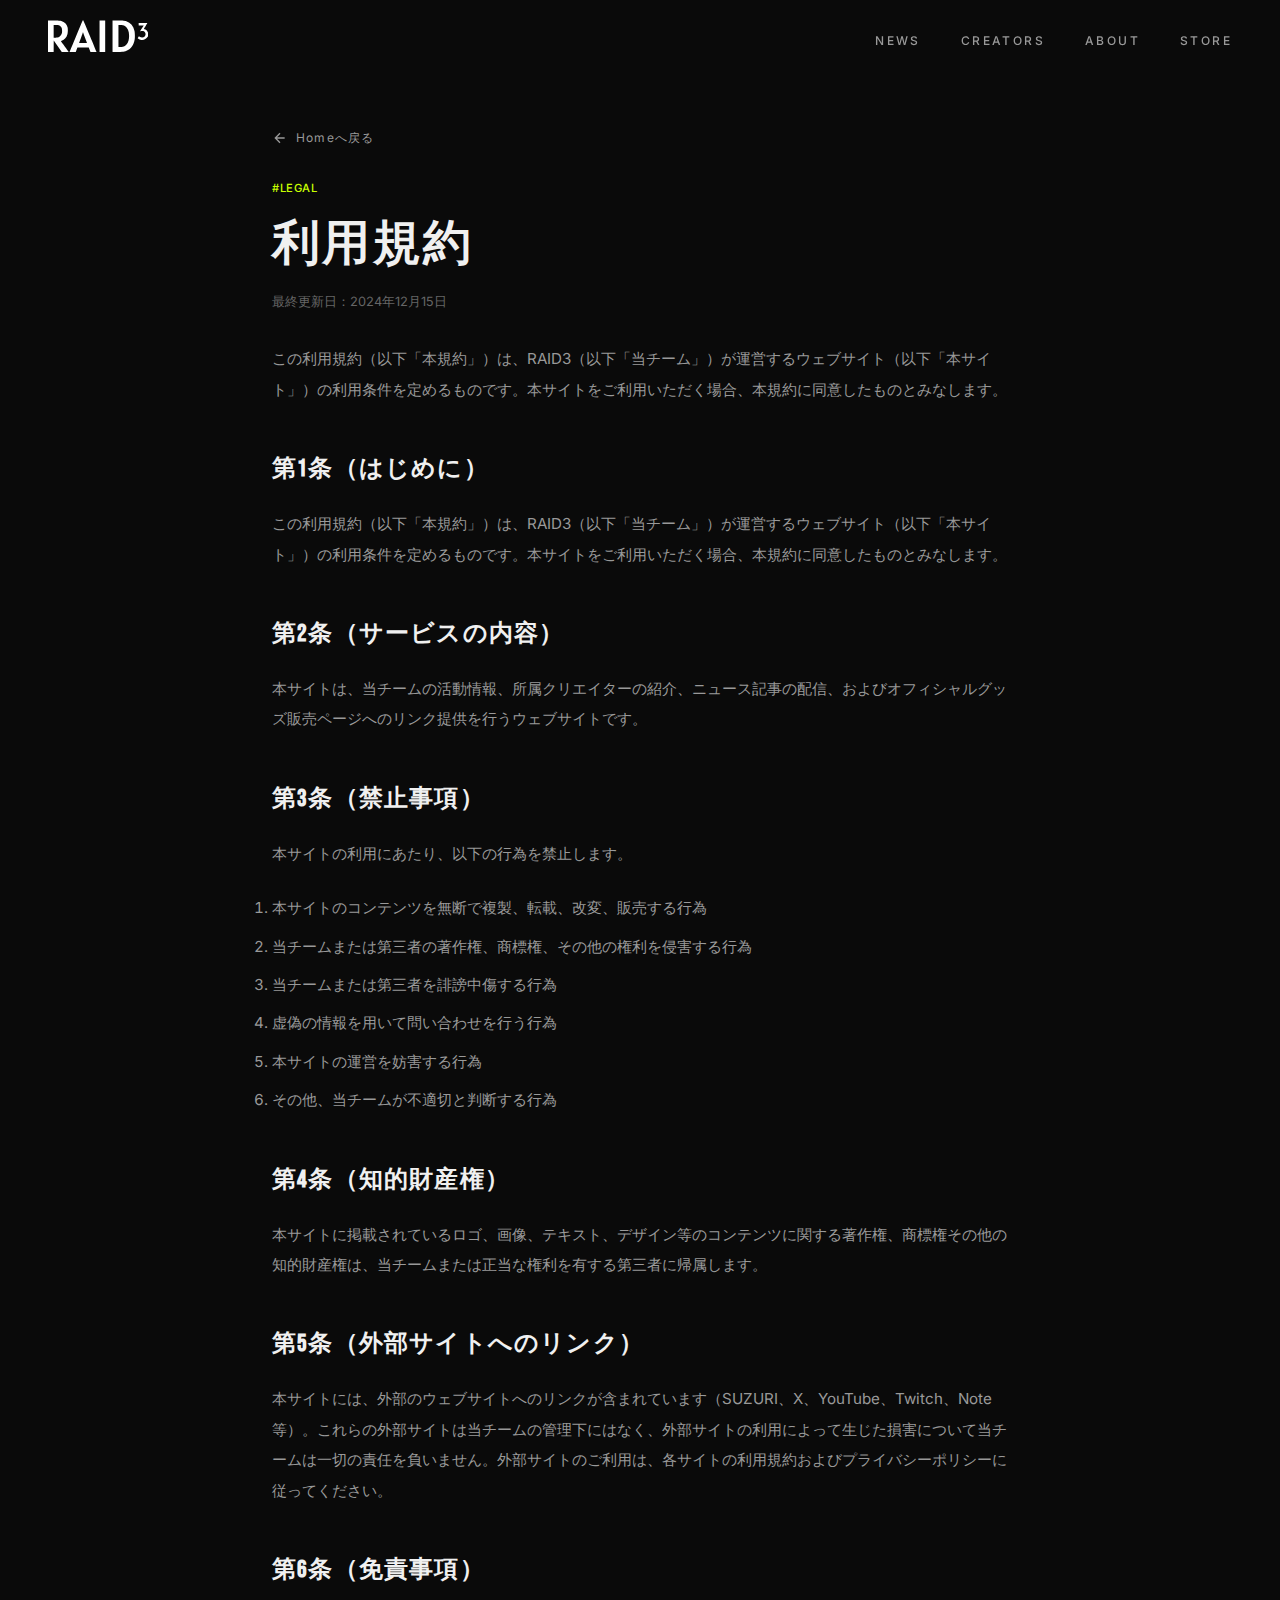
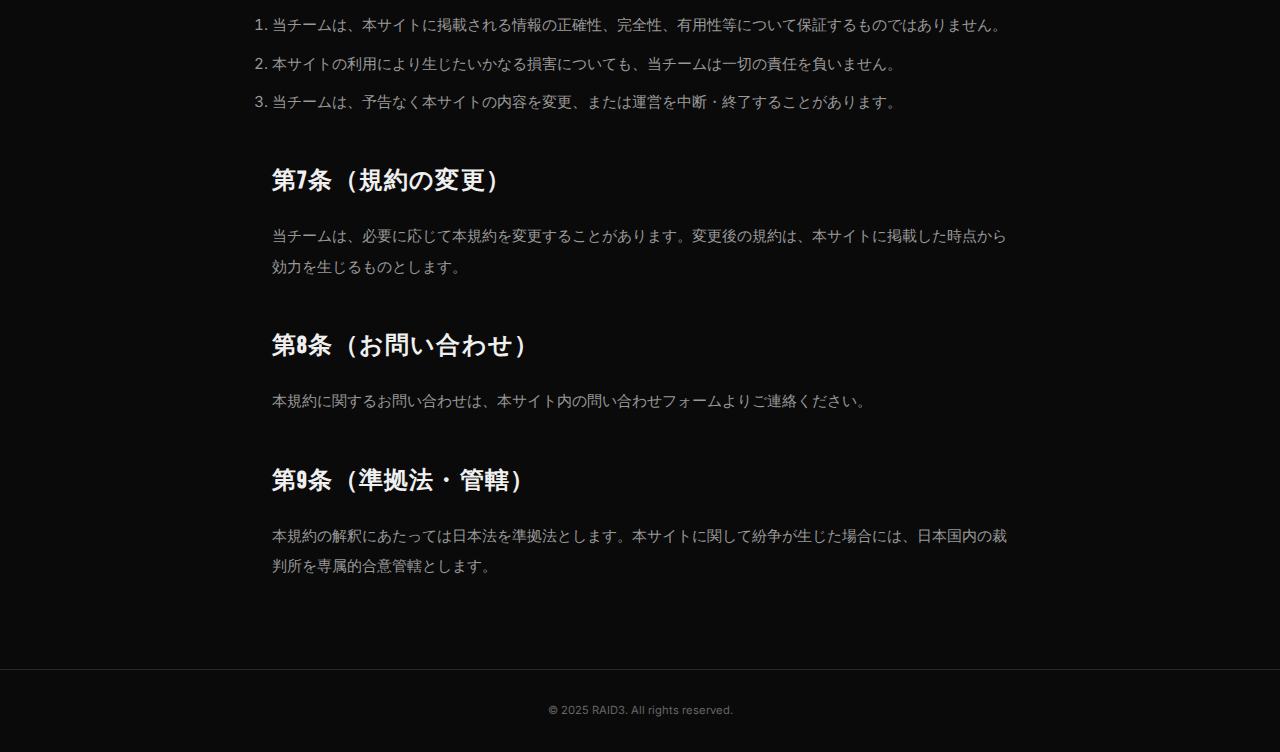
<file: terms.html>
<!DOCTYPE html>
<html lang="ja">
<head>
    <meta charset="UTF-8">
    <meta name="viewport" content="width=device-width, initial-scale=1.0">
    <title>利用規約 - RAID3</title>
    <link rel="preconnect" href="https://fonts.googleapis.com">
    <link rel="preconnect" href="https://fonts.gstatic.com" crossorigin>
    <link href="https://fonts.googleapis.com/css2?family=Bebas+Neue&family=Inter:wght@300;400;500;600;700&display=swap" rel="stylesheet">
    <link rel="stylesheet" href="styles.css">
</head>
<body>
    <!-- ナビゲーション -->
    <nav id="navbar">
        <a href="index.html">
            <svg class="logo-svg" viewBox="0 0 726.3667 231.57715" xmlns="http://www.w3.org/2000/svg">
                <g transform="translate(-412,-327.5)">
                    <path fill="#ffffff" d="M 412,445 V 331 l 36.25,0.0195 c 39.70236,0.0214 52.44438,1.06623 64.61382,5.29835 21.50077,7.47722 35.03722,21.82265 40.74698,43.18213 2.91852,10.91777 2.6945,37.05288 -0.41515,48.43317 -6.82921,24.99271 -21.25152,41.90747 -42.19972,49.49263 -3.15061,1.14081 -5.83977,2.44977 -5.9759,2.90879 -0.13613,0.45903 12.51617,17.97453 28.11623,38.92335 15.60006,20.94881 28.51634,38.46855 28.70286,38.93276 0.18652,0.46421 -11.02435,0.72371 -24.91303,0.57666 L 511.67393,558.5 482.58697,517.5553 453.5,476.61061 453.23891,517.8053 452.97781,559 H 432.48891 412 Z m 68.20078,9.87562 c 12.15861,-2.57979 22.56871,-10.69363 28.22437,-21.99863 4.70642,-9.40757 5.89723,-16.06687 5.33639,-29.84222 -0.60389,-14.83252 -2.93334,-21.36434 -10.16533,-28.50378 -7.94303,-7.84138 -14.14884,-9.70079 -34.34621,-10.29097 L 453,363.76518 V 409.88259 456 h 10.95078 c 6.02293,0 13.33543,-0.50597 16.25,-1.12438 z M 568,558.24755 c 0,-0.4345 21.53555,-52.53045 47.85679,-115.76878 C 653.4108,352.25302 664.08802,327.5 665.45292,327.5 c 1.36368,0 11.98218,24.51367 49.1644,113.5 26.08378,62.425 47.6893,114.5125 48.01228,115.75 l 0.58722,2.25 H 741.29431 719.3718 l -6.31169,-16.5 -6.31169,-16.5 h -40.7915 -40.7915 l -1.5893,4.25 c -0.87411,2.3375 -3.55789,9.65 -5.96396,16.25 l -4.37466,12 -22.61875,0.26877 C 578.17844,558.9166 568,558.68205 568,558.24755 Z m 126,-64.80929 c 0,-0.30895 -5.36581,-14.59645 -11.92402,-31.75 -6.55821,-17.15354 -12.94832,-34.67564 -14.20026,-38.938 -1.25193,-4.26236 -2.59245,-7.41236 -2.97894,-7 -0.38649,0.41236 -1.69494,4.32651 -2.90766,8.69812 -1.21273,4.37161 -6.70328,20.12161 -12.20123,35 -5.49796,14.87839 -10.60443,28.73912 -11.34773,30.80162 l -1.35144,3.75 h 28.45564 C 681.19496,494 694,493.74722 694,493.43826 Z M 785,445 V 331 H 805.5 826 V 445 559 H 805.5 785 Z m 94.66667,113.33333 C 879.3,557.96667 879,506.62667 879,444.24445 V 330.82224 l 39.25,0.46751 c 41.28404,0.49174 45.57029,0.90035 60.71135,5.78763 31.34345,10.11713 51.21355,33.74637 59.21915,70.42262 2.8755,13.17355 3.6376,45.10965 1.4335,60.07259 -7.6233,51.75283 -36.7642,83.38026 -82.86316,89.93354 -10.62663,1.51065 -75.70239,2.20899 -77.08417,0.8272 z m 75.20237,-37.77058 c 19.71864,-5.30527 34.23089,-21.54403 40.115,-44.88745 6.49416,-25.76352 4.92088,-55.48052 -4.06216,-76.72937 C 980.43795,374.14679 964.00903,364 934.34004,364 H 922 v 79.65555 79.65555 l 13.75,-0.65191 c 7.5625,-0.35855 16.16607,-1.30194 19.11904,-2.09644 z M 1087.112,471.81347 c -6.7863,-0.76753 -18.2936,-5.73109 -23.4478,-10.11397 l -2.8357,-2.41141 4.5674,-7.12575 4.5675,-7.12574 5.5539,3.89049 c 12.3712,8.66607 27.4686,7.68657 36.2845,-2.35408 3.2104,-3.65651 5.9582,-11.06146 6.1982,-16.81169 0.3377,-8.08947 -5.1381,-17.55691 -12.4293,-20.86851 -4.6493,-2.11166 -15.756,-2.52439 -21.9145,-0.81434 -2.114,0.58703 -4.0803,0.83072 -4.3695,0.54153 -0.2892,-0.28918 5.359,-9.65948 12.5514,-20.82289 L 1104.9154,367.5 1086.7077,367 1068.5,366.5 l -0.2889,-8.75 -0.289,-8.75 32.098,0.19715 c 25.3881,0.15593 31.9502,-0.5273 31.3913,0.46141 -0.3887,0.6875 -6.4902,11.12482 -13.559,22.47117 -7.0688,11.34635 -12.8524,20.87156 -12.8524,21.16714 0,0.29557 2.2649,1.02313 5.033,1.61679 10.5431,2.2611 17.3498,8.63299 22.6769,16.90474 3.0945,4.80496 5.5,12.03856 5.6486,18.47733 0.1453,6.29408 -1.6551,13.69269 -4.6825,18.29764 -10.3437,15.73344 -26.0616,25.53892 -46.564,23.2201 z"/>
                </g>
            </svg>
        </a>
        <ul class="nav-links">
            <li><a href="news/index.html">News</a></li>
            <li><a href="index.html#creators">Creators</a></li>
            <li><a href="index.html#about">About</a></li>
            <li><a href="https://suzuri.jp/RAID3" target="_blank">Store</a></li>
        </ul>
    </nav>

    <!-- 本文 -->
    <article class="news-article">
        <header class="news-article-header">
            <a href="index.html" class="news-article-back">
                <svg viewBox="0 0 24 24" fill="none" stroke="currentColor" stroke-width="2"><path d="M19 12H5M12 19l-7-7 7-7"/></svg>
                Homeへ戻る
            </a>
            <div class="news-article-tags">
                <span class="news-tag">#LEGAL</span>
            </div>
            <h1 class="news-article-title">利用規約</h1>
            <p class="news-article-date">最終更新日：2024年12月15日</p>
        </header>

        <div class="news-article-body">
            <p>この利用規約（以下「本規約」）は、RAID3（以下「当チーム」）が運営するウェブサイト（以下「本サイト」）の利用条件を定めるものです。本サイトをご利用いただく場合、本規約に同意したものとみなします。</p>

            <h2>第1条（はじめに）</h2>
            <p>この利用規約（以下「本規約」）は、RAID3（以下「当チーム」）が運営するウェブサイト（以下「本サイト」）の利用条件を定めるものです。本サイトをご利用いただく場合、本規約に同意したものとみなします。</p>

            <h2>第2条（サービスの内容）</h2>
            <p>本サイトは、当チームの活動情報、所属クリエイターの紹介、ニュース記事の配信、およびオフィシャルグッズ販売ページへのリンク提供を行うウェブサイトです。</p>

            <h2>第3条（禁止事項）</h2>
            <p>本サイトの利用にあたり、以下の行為を禁止します。</p>
            <ol>
                <li>本サイトのコンテンツを無断で複製、転載、改変、販売する行為</li>
                <li>当チームまたは第三者の著作権、商標権、その他の権利を侵害する行為</li>
                <li>当チームまたは第三者を誹謗中傷する行為</li>
                <li>虚偽の情報を用いて問い合わせを行う行為</li>
                <li>本サイトの運営を妨害する行為</li>
                <li>その他、当チームが不適切と判断する行為</li>
            </ol>

            <h2>第4条（知的財産権）</h2>
            <p>本サイトに掲載されているロゴ、画像、テキスト、デザイン等のコンテンツに関する著作権、商標権その他の知的財産権は、当チームまたは正当な権利を有する第三者に帰属します。</p>

            <h2>第5条（外部サイトへのリンク）</h2>
            <p>本サイトには、外部のウェブサイトへのリンクが含まれています（SUZURI、X、YouTube、Twitch、Note等）。これらの外部サイトは当チームの管理下にはなく、外部サイトの利用によって生じた損害について当チームは一切の責任を負いません。外部サイトのご利用は、各サイトの利用規約およびプライバシーポリシーに従ってください。</p>

            <h2>第6条（免責事項）</h2>
            <ol>
                <li>当チームは、本サイトに掲載される情報の正確性、完全性、有用性等について保証するものではありません。</li>
                <li>本サイトの利用により生じたいかなる損害についても、当チームは一切の責任を負いません。</li>
                <li>当チームは、予告なく本サイトの内容を変更、または運営を中断・終了することがあります。</li>
            </ol>

            <h2>第7条（規約の変更）</h2>
            <p>当チームは、必要に応じて本規約を変更することがあります。変更後の規約は、本サイトに掲載した時点から効力を生じるものとします。</p>

            <h2>第8条（お問い合わせ）</h2>
            <p>本規約に関するお問い合わせは、本サイト内の問い合わせフォームよりご連絡ください。</p>

            <h2>第9条（準拠法・管轄）</h2>
            <p>本規約の解釈にあたっては日本法を準拠法とします。本サイトに関して紛争が生じた場合には、日本国内の裁判所を専属的合意管轄とします。</p>
        </div>
    </article>

    <!-- フッター（シンプル版） -->
    <footer style="text-align: center; padding: 2rem; border-top: 1px solid #2a2a2a;">
        <p style="font-size: 0.7rem; color: #666;">&copy; 2025 RAID3. All rights reserved.</p>
    </footer>
</body>
</html>
</file>
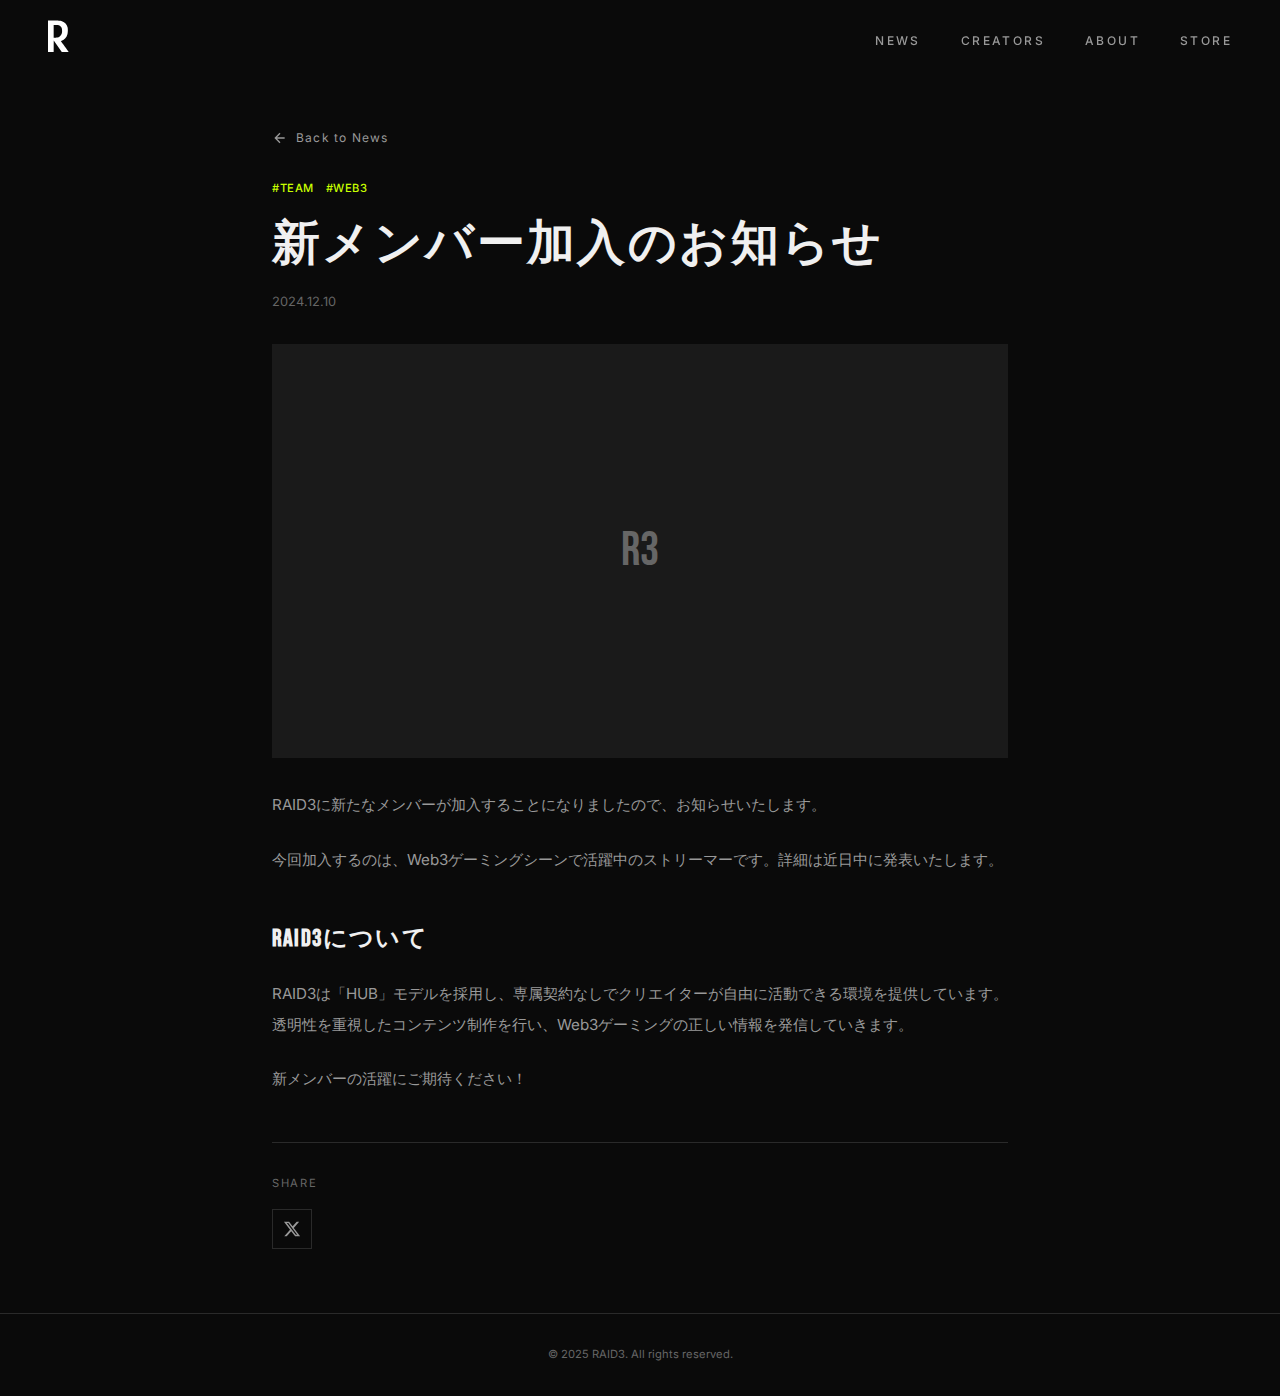
<file: news/002.html>
<!DOCTYPE html>
<html lang="ja">
<head>
    <meta charset="UTF-8">
    <meta name="viewport" content="width=device-width, initial-scale=1.0">
    <title>新メンバー加入のお知らせ - RAID3</title>
    <link rel="preconnect" href="https://fonts.googleapis.com">
    <link rel="preconnect" href="https://fonts.gstatic.com" crossorigin>
    <link href="https://fonts.googleapis.com/css2?family=Bebas+Neue&family=Inter:wght@300;400;500;600;700&display=swap" rel="stylesheet">
    <link rel="stylesheet" href="../styles.css">
</head>
<body>
    <nav id="navbar">
        <a href="../index.html">
            <svg class="logo-svg" viewBox="0 0 726.3667 231.57715" xmlns="http://www.w3.org/2000/svg">
                <g transform="translate(-412,-327.5)"><path fill="#ffffff" d="M 412,445 V 331 l 36.25,0.0195 c 39.70236,0.0214 52.44438,1.06623 64.61382,5.29835 21.50077,7.47722 35.03722,21.82265 40.74698,43.18213 2.91852,10.91777 2.6945,37.05288 -0.41515,48.43317 -6.82921,24.99271 -21.25152,41.90747 -42.19972,49.49263 -3.15061,1.14081 -5.83977,2.44977 -5.9759,2.90879 -0.13613,0.45903 12.51617,17.97453 28.11623,38.92335 15.60006,20.94881 28.51634,38.46855 28.70286,38.93276 0.18652,0.46421 -11.02435,0.72371 -24.91303,0.57666 L 511.67393,558.5 482.58697,517.5553 453.5,476.61061 453.23891,517.8053 452.97781,559 H 432.48891 412 Z m 68.20078,9.87562 c 12.15861,-2.57979 22.56871,-10.69363 28.22437,-21.99863 4.70642,-9.40757 5.89723,-16.06687 5.33639,-29.84222 -0.60389,-14.83252 -2.93334,-21.36434 -10.16533,-28.50378 -7.94303,-7.84138 -14.14884,-9.70079 -34.34621,-10.29097 L 453,363.76518 V 409.88259 456 h 10.95078 c 6.02293,0 13.33543,-0.50597 16.25,-1.12438 z"/></g>
            </svg>
        </a>
        <ul class="nav-links">
            <li><a href="../index.html#news">News</a></li>
            <li><a href="../index.html#creators">Creators</a></li>
            <li><a href="../index.html#about">About</a></li>
            <li><a href="https://suzuri.jp/RAID3" target="_blank">Store</a></li>
        </ul>
    </nav>

    <article class="news-article">
        <header class="news-article-header">
            <a href="../index.html#news" class="news-article-back">
                <svg viewBox="0 0 24 24" fill="none" stroke="currentColor" stroke-width="2"><path d="M19 12H5M12 19l-7-7 7-7"/></svg>
                Back to News
            </a>
            <div class="news-article-tags">
                <span class="news-tag">#TEAM</span>
                <span class="news-tag">#WEB3</span>
            </div>
            <h1 class="news-article-title">新メンバー加入のお知らせ</h1>
            <p class="news-article-date">2024.12.10</p>
        </header>

        <div class="news-article-image">R3</div>

        <div class="news-article-body">
            <p>
                RAID3に新たなメンバーが加入することになりましたので、お知らせいたします。
            </p>

            <p>
                今回加入するのは、Web3ゲーミングシーンで活躍中のストリーマーです。詳細は近日中に発表いたします。
            </p>

            <h2>RAID3について</h2>
            
            <p>
                RAID3は「HUB」モデルを採用し、専属契約なしでクリエイターが自由に活動できる環境を提供しています。透明性を重視したコンテンツ制作を行い、Web3ゲーミングの正しい情報を発信していきます。
            </p>

            <p>
                新メンバーの活躍にご期待ください！
            </p>
        </div>

        <div class="news-article-share">
            <p>Share</p>
            <div class="share-buttons">
                <a href="https://twitter.com/intent/tweet?text=RAID3%20新メンバー加入のお知らせ" target="_blank" class="share-btn">
                    <svg viewBox="0 0 24 24" fill="currentColor"><path d="M18.244 2.25h3.308l-7.227 8.26 8.502 11.24H16.17l-5.214-6.817L4.99 21.75H1.68l7.73-8.835L1.254 2.25H8.08l4.713 6.231zm-1.161 17.52h1.833L7.084 4.126H5.117z"/></svg>
                </a>
            </div>
        </div>
    </article>

    <footer style="text-align: center; padding: 2rem; border-top: 1px solid #2a2a2a;">
        <p style="font-size: 0.7rem; color: #666;">&copy; 2025 RAID3. All rights reserved.</p>
    </footer>
</body>
</html>
</file>
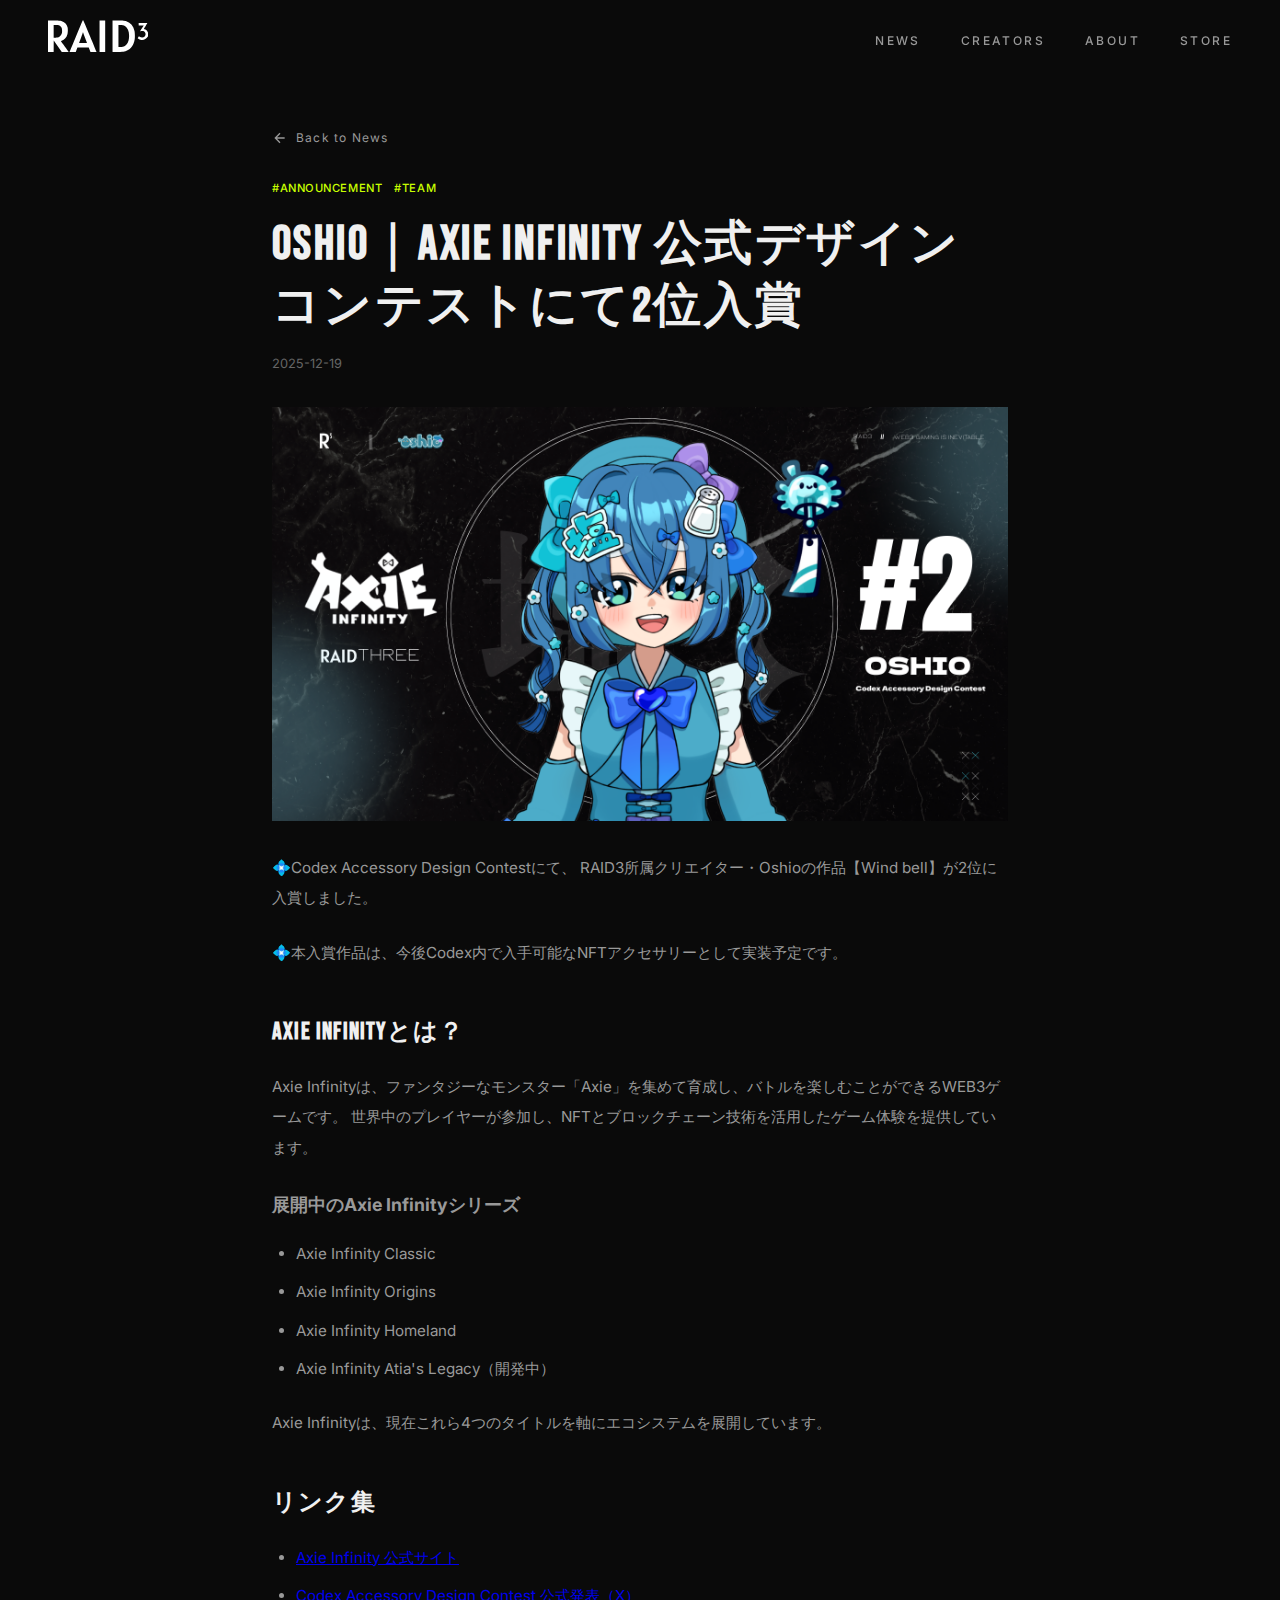
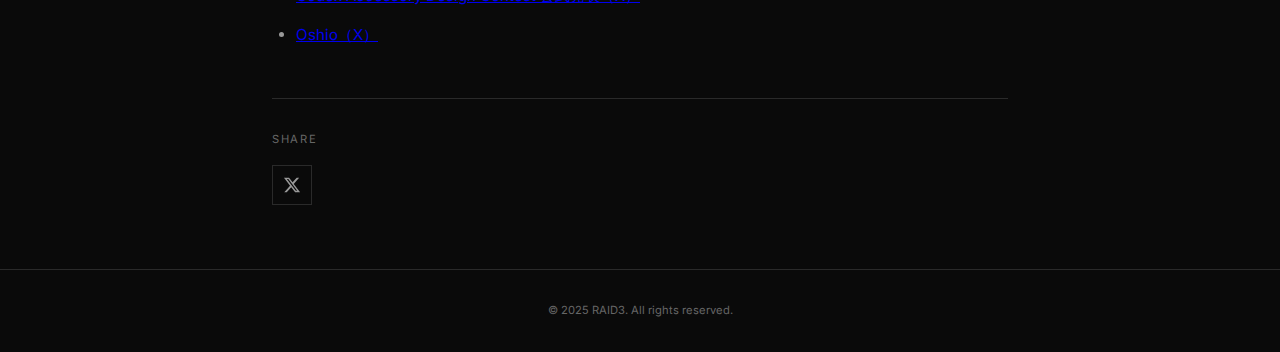
<file: news/005.html>
<!DOCTYPE html>
<html lang="ja">
<head>
<meta charset="UTF-8"><meta name="viewport" content="width=device-width, initial-scale=1.0">
<title>Oshio｜Axie Infinity 公式デザインコンテストにて2位入賞 | RAID3</title>
<link rel="icon" href="../images/R3aicon.png" type="image/png">
<link rel="apple-touch-icon" href="../images/R3aicon.png">
<meta property="og:type" content="article">
<meta property="og:site_name" content="RAID3">
<meta property="og:title" content="Oshio｜Axie Infinity 公式デザインコンテストにて2位入賞 | RAID3">
<meta property="og:description" content="RAID3所属OshioがCodex公式コンテストで2位入賞。作品「Wind bell」はNFTとして実装予定。">
<meta property="og:image" content="https://raid3.vercel.app/images/news005.png">
<meta property="og:url" content="https://raid3.vercel.app/news/005.html">
<meta name="twitter:card" content="summary_large_image">
<meta name="twitter:site" content="@raid3__">
<meta name="twitter:title" content="Oshio｜Axie Infinity 公式デザインコンテストにて2位入賞 | RAID3">
<meta name="twitter:description" content="RAID3所属OshioがCodex公式コンテストで2位入賞。作品「Wind bell」はNFTとして実装予定。">
<meta name="twitter:image" content="https://raid3.vercel.app/images/news005.png">
<link rel="preconnect" href="https://fonts.googleapis.com">
<link rel="preconnect" href="https://fonts.gstatic.com" crossorigin>
<link href="https://fonts.googleapis.com/css2?family=Bebas+Neue&family=Inter:wght@300;400;500;600;700&display=swap" rel="stylesheet">
<link rel="stylesheet" href="../styles.css">
</head>
<body>
<nav id="navbar">
<a href="../index.html">
<svg class="logo-svg" viewBox="0 0 726.3667 231.57715" xmlns="http://www.w3.org/2000/svg"><g transform="translate(-412,-327.5)"><path fill="#ffffff" d="M 412,445 V 331 l 36.25,0.0195 c 39.70236,0.0214 52.44438,1.06623 64.61382,5.29835 21.50077,7.47722 35.03722,21.82265 40.74698,43.18213 2.91852,10.91777 2.6945,37.05288 -0.41515,48.43317 -6.82921,24.99271 -21.25152,41.90747 -42.19972,49.49263 -3.15061,1.14081 -5.83977,2.44977 -5.9759,2.90879 -0.13613,0.45903 12.51617,17.97453 28.11623,38.92335 15.60006,20.94881 28.51634,38.46855 28.70286,38.93276 0.18652,0.46421 -11.02435,0.72371 -24.91303,0.57666 L 511.67393,558.5 482.58697,517.5553 453.5,476.61061 453.23891,517.8053 452.97781,559 H 432.48891 412 Z m 68.20078,9.87562 c 12.15861,-2.57979 22.56871,-10.69363 28.22437,-21.99863 4.70642,-9.40757 5.89723,-16.06687 5.33639,-29.84222 -0.60389,-14.83252 -2.93334,-21.36434 -10.16533,-28.50378 -7.94303,-7.84138 -14.14884,-9.70079 -34.34621,-10.29097 L 453,363.76518 V 409.88259 456 h 10.95078 c 6.02293,0 13.33543,-0.50597 16.25,-1.12438 z M 568,558.24755 c 0,-0.4345 21.53555,-52.53045 47.85679,-115.76878 C 653.4108,352.25302 664.08802,327.5 665.45292,327.5 c 1.36368,0 11.98218,24.51367 49.1644,113.5 26.08378,62.425 47.6893,114.5125 48.01228,115.75 l 0.58722,2.25 H 741.29431 719.3718 l -6.31169,-16.5 -6.31169,-16.5 h -40.7915 -40.7915 l -1.5893,4.25 c -0.87411,2.3375 -3.55789,9.65 -5.96396,16.25 l -4.37466,12 -22.61875,0.26877 C 578.17844,558.9166 568,558.68205 568,558.24755 Z m 126,-64.80929 c 0,-0.30895 -5.36581,-14.59645 -11.92402,-31.75 -6.55821,-17.15354 -12.94832,-34.67564 -14.20026,-38.938 -1.25193,-4.26236 -2.59245,-7.41236 -2.97894,-7 -0.38649,0.41236 -1.69494,4.32651 -2.90766,8.69812 -1.21273,4.37161 -6.70328,20.12161 -12.20123,35 -5.49796,14.87839 -10.60443,28.73912 -11.34773,30.80162 l -1.35144,3.75 h 28.45564 C 681.19496,494 694,493.74722 694,493.43826 Z M 785,445 V 331 H 805.5 826 V 445 559 H 805.5 785 Z m 94.66667,113.33333 C 879.3,557.96667 879,506.62667 879,444.24445 V 330.82224 l 39.25,0.46751 c 41.28404,0.49174 45.57029,0.90035 60.71135,5.78763 31.34345,10.11713 51.21355,33.74637 59.21915,70.42262 2.8755,13.17355 3.6376,45.10965 1.4335,60.07259 -7.6233,51.75283 -36.7642,83.38026 -82.86316,89.93354 -10.62663,1.51065 -75.70239,2.20899 -77.08417,0.8272 z m 75.20237,-37.77058 c 19.71864,-5.30527 34.23089,-21.54403 40.115,-44.88745 6.49416,-25.76352 4.92088,-55.48052 -4.06216,-76.72937 C 980.43795,374.14679 964.00903,364 934.34004,364 H 922 v 79.65555 79.65555 l 13.75,-0.65191 c 7.5625,-0.35855 16.16607,-1.30194 19.11904,-2.09644 z M 1087.112,471.81347 c -6.7863,-0.76753 -18.2936,-5.73109 -23.4478,-10.11397 l -2.8357,-2.41141 4.5674,-7.12575 4.5675,-7.12574 5.5539,3.89049 c 12.3712,8.66607 27.4686,7.68657 36.2845,-2.35408 3.2104,-3.65651 5.9582,-11.06146 6.1982,-16.81169 0.3377,-8.08947 -5.1381,-17.55691 -12.4293,-20.86851 -4.6493,-2.11166 -15.756,-2.52439 -21.9145,-0.81434 -2.114,0.58703 -4.0803,0.83072 -4.3695,0.54153 -0.2892,-0.28918 5.359,-9.65948 12.5514,-20.82289 L 1104.9154,367.5 1086.7077,367 1068.5,366.5 l -0.2889,-8.75 -0.289,-8.75 32.098,0.19715 c 25.3881,0.15593 31.9502,-0.5273 31.3913,0.46141 -0.3887,0.6875 -6.4902,11.12482 -13.559,22.47117 -7.0688,11.34635 -12.8524,20.87156 -12.8524,21.16714 0,0.29557 2.2649,1.02313 5.033,1.61679 10.5431,2.2611 17.3498,8.63299 22.6769,16.90474 3.0945,4.80496 5.5,12.03856 5.6486,18.47733 0.1453,6.29408 -1.6551,13.69269 -4.6825,18.29764 -10.3437,15.73344 -26.0616,25.53892 -46.564,23.2201 z"/></g></svg>
</a>
<ul class="nav-links">
<li><a href="index.html">News</a></li>
<li><a href="../index.html#creators">Creators</a></li>
<li><a href="../index.html#about">About</a></li>
<li><a href="https://suzuri.jp/RAID3" target="_blank">Store</a></li>
</ul>
</nav>
<article class="news-article">
<header class="news-article-header">
<a href="index.html" class="news-article-back"><svg viewBox="0 0 24 24" fill="none" stroke="currentColor" stroke-width="2"><path d="M19 12H5M12 19l-7-7 7-7"/></svg>Back to News</a>
<div class="news-article-tags"><span class="news-tag">#ANNOUNCEMENT</span><span class="news-tag">#TEAM</span></div>
<h1 class="news-article-title">Oshio｜Axie Infinity 公式デザインコンテストにて2位入賞</h1>
<p class="news-article-date">2025-12-19</p>
</header>
<div class="news-article-image"><img src="../images/news005.png" alt="Oshio｜Axie Infinity 公式デザインコンテストにて2位入賞"></div>
<div class="news-article-body"><p>
💠Codex Accessory Design Contestにて、  
RAID3所属クリエイター・Oshioの作品【Wind bell】が2位に入賞しました。
</p>

<p>
💠本入賞作品は、今後Codex内で入手可能なNFTアクセサリーとして実装予定です。
</p>

<h2>Axie Infinityとは？</h2>

<p>
Axie Infinityは、ファンタジーなモンスター「Axie」を集めて育成し、バトルを楽しむことができるWEB3ゲームです。  
世界中のプレイヤーが参加し、NFTとブロックチェーン技術を活用したゲーム体験を提供しています。
</p>

<h3>展開中のAxie Infinityシリーズ</h3>

<ul>
  <li>Axie Infinity Classic</li>
  <li>Axie Infinity Origins</li>
  <li>Axie Infinity Homeland</li>
  <li>Axie Infinity Atia's Legacy（開発中）</li>
</ul>

<p>
Axie Infinityは、現在これら4つのタイトルを軸にエコシステムを展開しています。
</p>

<h2>リンク集</h2>

<ul>
  <li>
    <a href="https://axieinfinity.com" target="_blank" rel="noopener noreferrer">
      Axie Infinity 公式サイト
    </a>
  </li>
  <li>
    <a href="https://x.com/AxieInfinity/status/2001970953400819996?s=20" target="_blank" rel="noopener noreferrer">
      Codex Accessory Design Contest 公式発表（X）
    </a>
  </li>
  <li>
    <a href="https://x.com/oshiosann" target="_blank" rel="noopener noreferrer">
      Oshio（X）
    </a>
  </li>
</ul></div>
<div class="news-article-share"><p>Share</p><div class="share-buttons">
<a href="https://twitter.com/intent/tweet?url=https%3A%2F%2Fraid3.vercel.app%2Fnews%2F005.html&text=Oshio%EF%BD%9CAxie%20Infinity%20%E5%85%AC%E5%BC%8F%E3%83%87%E3%82%B6%E3%82%A4%E3%83%B3%E3%82%B3%E3%83%B3%E3%83%86%E3%82%B9%E3%83%88%E3%81%AB%E3%81%A62%E4%BD%8D%E5%85%A5%E8%B3%9E%20%7C%20RAID3" target="_blank" class="share-btn">
<svg viewBox="0 0 24 24" fill="currentColor"><path d="M18.244 2.25h3.308l-7.227 8.26 8.502 11.24H16.17l-5.214-6.817L4.99 21.75H1.68l7.73-8.835L1.254 2.25H8.08l4.713 6.231zm-1.161 17.52h1.833L7.084 4.126H5.117z"/></svg>
</a></div></div>
</article>
<footer style="text-align: center; padding: 2rem; border-top: 1px solid #2a2a2a;"><p style="font-size: 0.7rem; color: #666;">&copy; 2025 RAID3. All rights reserved.</p></footer>
</body></html>
</file>
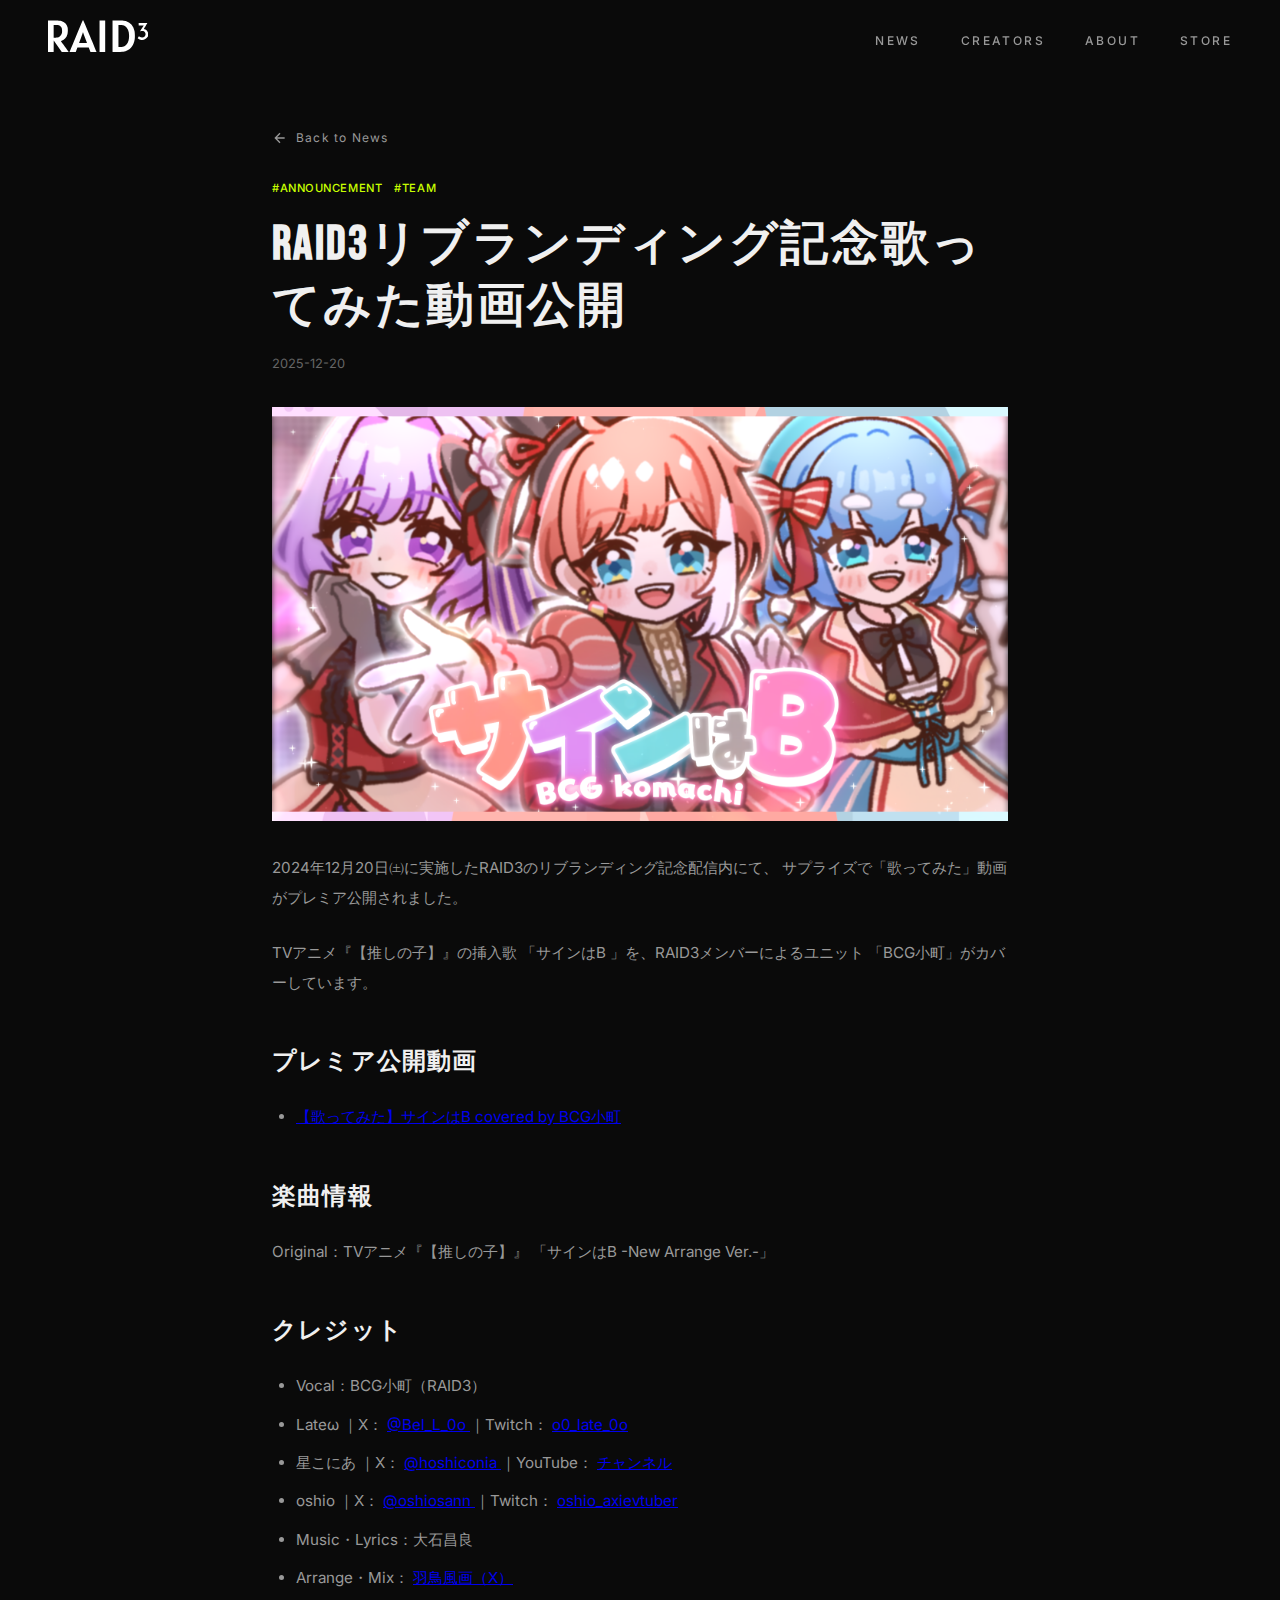
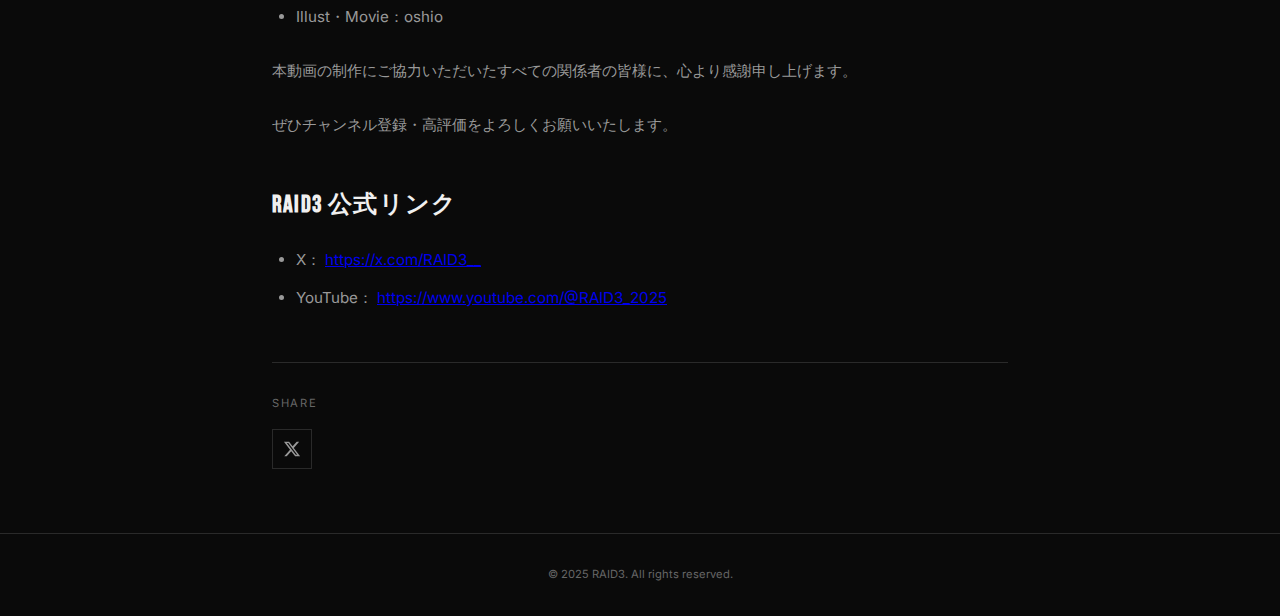
<file: news/006.html>
<!DOCTYPE html>
<html lang="ja">
<head>
<meta charset="UTF-8"><meta name="viewport" content="width=device-width, initial-scale=1.0">
<title>RAID3リブランディング記念歌ってみた動画公開 | RAID3</title>
<link rel="icon" href="../images/R3aicon.png" type="image/png">
<link rel="apple-touch-icon" href="../images/R3aicon.png">
<meta property="og:type" content="article">
<meta property="og:site_name" content="RAID3">
<meta property="og:title" content="RAID3リブランディング記念歌ってみた動画公開 | RAID3">
<meta property="og:description" content="RAID3所属Vtuber/Vstreamerの星こにあ・Oshio・LateωがRAID3のリブランディングを記念して特別ユニットBCG小町を結成、TVアニメ【推しの子】挿入歌『サインはB』の歌ってみたを公式Youtubeにて公開">
<meta property="og:image" content="https://raid3.vercel.app/images/2328d8cf80bbf16f.png">
<meta property="og:url" content="https://raid3.vercel.app/news/006.html">
<meta name="twitter:card" content="summary_large_image">
<meta name="twitter:site" content="@raid3__">
<meta name="twitter:title" content="RAID3リブランディング記念歌ってみた動画公開 | RAID3">
<meta name="twitter:description" content="RAID3所属Vtuber/Vstreamerの星こにあ・Oshio・LateωがRAID3のリブランディングを記念して特別ユニットBCG小町を結成、TVアニメ【推しの子】挿入歌『サインはB』の歌ってみたを公式Youtubeにて公開">
<meta name="twitter:image" content="https://raid3.vercel.app/images/2328d8cf80bbf16f.png">
<link rel="preconnect" href="https://fonts.googleapis.com">
<link rel="preconnect" href="https://fonts.gstatic.com" crossorigin>
<link href="https://fonts.googleapis.com/css2?family=Bebas+Neue&family=Inter:wght@300;400;500;600;700&display=swap" rel="stylesheet">
<link rel="stylesheet" href="../styles.css">
</head>
<body>
<nav id="navbar">
<a href="../index.html">
<svg class="logo-svg" viewBox="0 0 726.3667 231.57715" xmlns="http://www.w3.org/2000/svg"><g transform="translate(-412,-327.5)"><path fill="#ffffff" d="M 412,445 V 331 l 36.25,0.0195 c 39.70236,0.0214 52.44438,1.06623 64.61382,5.29835 21.50077,7.47722 35.03722,21.82265 40.74698,43.18213 2.91852,10.91777 2.6945,37.05288 -0.41515,48.43317 -6.82921,24.99271 -21.25152,41.90747 -42.19972,49.49263 -3.15061,1.14081 -5.83977,2.44977 -5.9759,2.90879 -0.13613,0.45903 12.51617,17.97453 28.11623,38.92335 15.60006,20.94881 28.51634,38.46855 28.70286,38.93276 0.18652,0.46421 -11.02435,0.72371 -24.91303,0.57666 L 511.67393,558.5 482.58697,517.5553 453.5,476.61061 453.23891,517.8053 452.97781,559 H 432.48891 412 Z m 68.20078,9.87562 c 12.15861,-2.57979 22.56871,-10.69363 28.22437,-21.99863 4.70642,-9.40757 5.89723,-16.06687 5.33639,-29.84222 -0.60389,-14.83252 -2.93334,-21.36434 -10.16533,-28.50378 -7.94303,-7.84138 -14.14884,-9.70079 -34.34621,-10.29097 L 453,363.76518 V 409.88259 456 h 10.95078 c 6.02293,0 13.33543,-0.50597 16.25,-1.12438 z M 568,558.24755 c 0,-0.4345 21.53555,-52.53045 47.85679,-115.76878 C 653.4108,352.25302 664.08802,327.5 665.45292,327.5 c 1.36368,0 11.98218,24.51367 49.1644,113.5 26.08378,62.425 47.6893,114.5125 48.01228,115.75 l 0.58722,2.25 H 741.29431 719.3718 l -6.31169,-16.5 -6.31169,-16.5 h -40.7915 -40.7915 l -1.5893,4.25 c -0.87411,2.3375 -3.55789,9.65 -5.96396,16.25 l -4.37466,12 -22.61875,0.26877 C 578.17844,558.9166 568,558.68205 568,558.24755 Z m 126,-64.80929 c 0,-0.30895 -5.36581,-14.59645 -11.92402,-31.75 -6.55821,-17.15354 -12.94832,-34.67564 -14.20026,-38.938 -1.25193,-4.26236 -2.59245,-7.41236 -2.97894,-7 -0.38649,0.41236 -1.69494,4.32651 -2.90766,8.69812 -1.21273,4.37161 -6.70328,20.12161 -12.20123,35 -5.49796,14.87839 -10.60443,28.73912 -11.34773,30.80162 l -1.35144,3.75 h 28.45564 C 681.19496,494 694,493.74722 694,493.43826 Z M 785,445 V 331 H 805.5 826 V 445 559 H 805.5 785 Z m 94.66667,113.33333 C 879.3,557.96667 879,506.62667 879,444.24445 V 330.82224 l 39.25,0.46751 c 41.28404,0.49174 45.57029,0.90035 60.71135,5.78763 31.34345,10.11713 51.21355,33.74637 59.21915,70.42262 2.8755,13.17355 3.6376,45.10965 1.4335,60.07259 -7.6233,51.75283 -36.7642,83.38026 -82.86316,89.93354 -10.62663,1.51065 -75.70239,2.20899 -77.08417,0.8272 z m 75.20237,-37.77058 c 19.71864,-5.30527 34.23089,-21.54403 40.115,-44.88745 6.49416,-25.76352 4.92088,-55.48052 -4.06216,-76.72937 C 980.43795,374.14679 964.00903,364 934.34004,364 H 922 v 79.65555 79.65555 l 13.75,-0.65191 c 7.5625,-0.35855 16.16607,-1.30194 19.11904,-2.09644 z M 1087.112,471.81347 c -6.7863,-0.76753 -18.2936,-5.73109 -23.4478,-10.11397 l -2.8357,-2.41141 4.5674,-7.12575 4.5675,-7.12574 5.5539,3.89049 c 12.3712,8.66607 27.4686,7.68657 36.2845,-2.35408 3.2104,-3.65651 5.9582,-11.06146 6.1982,-16.81169 0.3377,-8.08947 -5.1381,-17.55691 -12.4293,-20.86851 -4.6493,-2.11166 -15.756,-2.52439 -21.9145,-0.81434 -2.114,0.58703 -4.0803,0.83072 -4.3695,0.54153 -0.2892,-0.28918 5.359,-9.65948 12.5514,-20.82289 L 1104.9154,367.5 1086.7077,367 1068.5,366.5 l -0.2889,-8.75 -0.289,-8.75 32.098,0.19715 c 25.3881,0.15593 31.9502,-0.5273 31.3913,0.46141 -0.3887,0.6875 -6.4902,11.12482 -13.559,22.47117 -7.0688,11.34635 -12.8524,20.87156 -12.8524,21.16714 0,0.29557 2.2649,1.02313 5.033,1.61679 10.5431,2.2611 17.3498,8.63299 22.6769,16.90474 3.0945,4.80496 5.5,12.03856 5.6486,18.47733 0.1453,6.29408 -1.6551,13.69269 -4.6825,18.29764 -10.3437,15.73344 -26.0616,25.53892 -46.564,23.2201 z"/></g></svg>
</a>
<ul class="nav-links">
<li><a href="index.html">News</a></li>
<li><a href="../index.html#creators">Creators</a></li>
<li><a href="../index.html#about">About</a></li>
<li><a href="https://suzuri.jp/RAID3" target="_blank">Store</a></li>
</ul>
</nav>
<article class="news-article">
<header class="news-article-header">
<a href="index.html" class="news-article-back"><svg viewBox="0 0 24 24" fill="none" stroke="currentColor" stroke-width="2"><path d="M19 12H5M12 19l-7-7 7-7"/></svg>Back to News</a>
<div class="news-article-tags"><span class="news-tag">#ANNOUNCEMENT</span><span class="news-tag">#TEAM</span></div>
<h1 class="news-article-title">RAID3リブランディング記念歌ってみた動画公開</h1>
<p class="news-article-date">2025-12-20</p>
</header>
<div class="news-article-image"><img src="../images/2328d8cf80bbf16f.png" alt="RAID3リブランディング記念歌ってみた動画公開"></div>
<div class="news-article-body"><p>
2024年12月20日㈯に実施したRAID3のリブランディング記念配信内にて、  
サプライズで「歌ってみた」動画がプレミア公開されました。
</p>

<p>
TVアニメ『【推しの子】』の挿入歌  「サインはB 」を、RAID3メンバーによるユニット  「BCG小町」がカバーしています。
</p>

<h2>プレミア公開動画</h2>

<ul>
  <li>
    <a href="https://youtu.be/QY6dfnIhtW0?si=QpSVKKZOzB7Knr_n" target="_blank" rel="noopener noreferrer">
      【歌ってみた】サインはB covered by BCG小町
    </a>
  </li>
</ul>

<h2>楽曲情報</h2>

<p>
Original：TVアニメ『【推しの子】』  
「サインはB -New Arrange Ver.-」
</p>

<h2>クレジット</h2>

<ul>
  <li>
    Vocal：BCG小町（RAID3）
  </li>
  <li>
    Lateω  
    ｜X：
    <a href="https://x.com/Bel_L_0o" target="_blank" rel="noopener noreferrer">
      @Bel_L_0o
    </a>
    ｜Twitch：
    <a href="https://www.twitch.tv/o0_late_0o" target="_blank" rel="noopener noreferrer">
      o0_late_0o
    </a>
  </li>
  <li>
    星こにあ  
    ｜X：
    <a href="https://x.com/hoshiconia" target="_blank" rel="noopener noreferrer">
      @hoshiconia
    </a>
    ｜YouTube：
    <a href="https://www.youtube.com/channel/UC32lMZ5T75_5DqVamanCw_Q" target="_blank" rel="noopener noreferrer">
      チャンネル
    </a>
  </li>
  <li>
    oshio  
    ｜X：
    <a href="https://x.com/oshiosann" target="_blank" rel="noopener noreferrer">
      @oshiosann
    </a>
    ｜Twitch：
    <a href="https://www.twitch.tv/oshio_axievtuber" target="_blank" rel="noopener noreferrer">
      oshio_axievtuber
    </a>
  </li>
  <li>
    Music・Lyrics：大石昌良
  </li>
  <li>
    Arrange・Mix：
    <a href="https://x.com/fugahatori" target="_blank" rel="noopener noreferrer">
      羽鳥風画（X）
    </a>
  </li>
  <li>
    Illust・Movie：oshio
  </li>
</ul>

<p>
本動画の制作にご協力いただいたすべての関係者の皆様に、心より感謝申し上げます。
</p>

<p>
ぜひチャンネル登録・高評価をよろしくお願いいたします。
</p>

<h2>RAID3 公式リンク</h2>

<ul>
  <li>
    X：
    <a href="https://x.com/RAID3__" target="_blank" rel="noopener noreferrer">
      https://x.com/RAID3__
    </a>
  </li>
  <li>
    YouTube：
    <a href="https://www.youtube.com/@RAID3_2025" target="_blank" rel="noopener noreferrer">
      https://www.youtube.com/@RAID3_2025
    </a>
  </li>
</ul></div>
<div class="news-article-share"><p>Share</p><div class="share-buttons">
<a href="https://twitter.com/intent/tweet?url=https%3A%2F%2Fraid3.vercel.app%2Fnews%2F006.html&text=RAID3%E3%83%AA%E3%83%96%E3%83%A9%E3%83%B3%E3%83%87%E3%82%A3%E3%83%B3%E3%82%B0%E8%A8%98%E5%BF%B5%E6%AD%8C%E3%81%A3%E3%81%A6%E3%81%BF%E3%81%9F%E5%8B%95%E7%94%BB%E5%85%AC%E9%96%8B%20%7C%20RAID3" target="_blank" class="share-btn">
<svg viewBox="0 0 24 24" fill="currentColor"><path d="M18.244 2.25h3.308l-7.227 8.26 8.502 11.24H16.17l-5.214-6.817L4.99 21.75H1.68l7.73-8.835L1.254 2.25H8.08l4.713 6.231zm-1.161 17.52h1.833L7.084 4.126H5.117z"/></svg>
</a></div></div>
</article>
<footer style="text-align: center; padding: 2rem; border-top: 1px solid #2a2a2a;"><p style="font-size: 0.7rem; color: #666;">&copy; 2025 RAID3. All rights reserved.</p></footer>
</body></html>
</file>
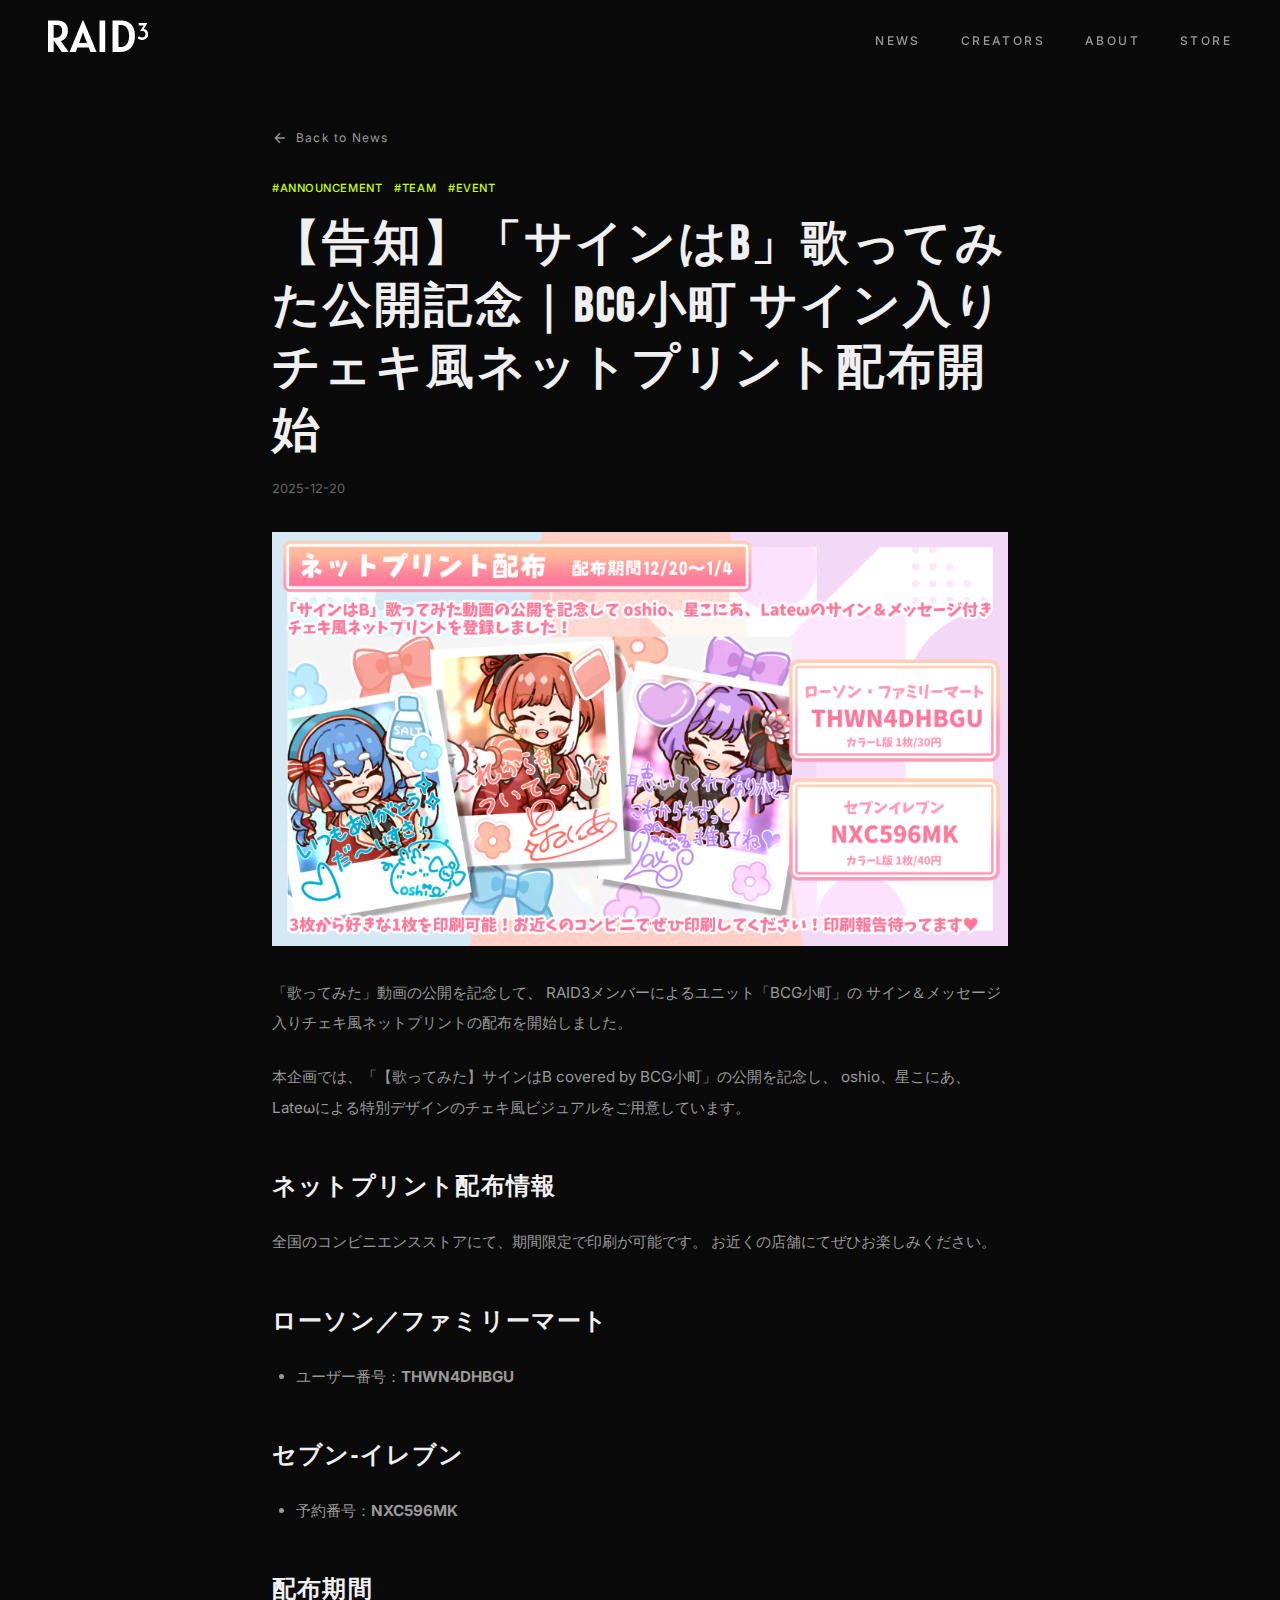
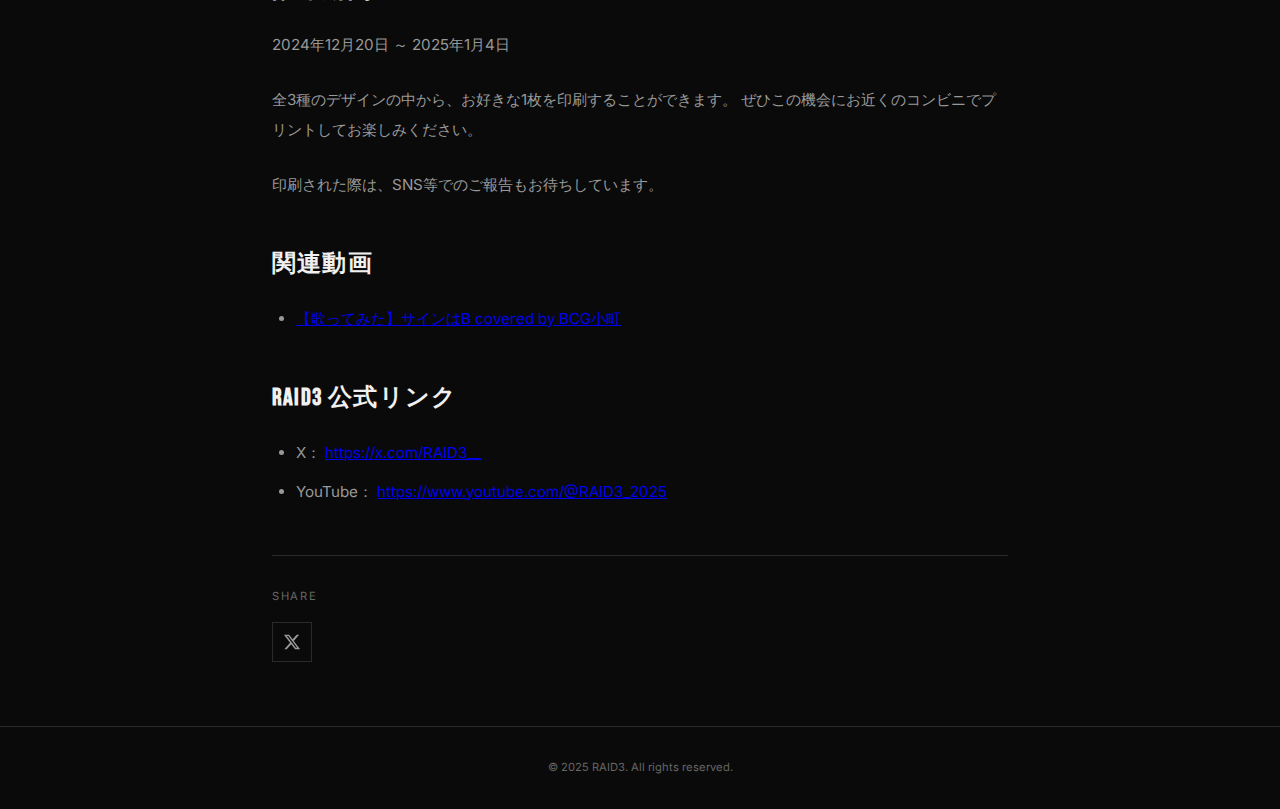
<file: news/007.html>
<!DOCTYPE html>
<html lang="ja">
<head>
<meta charset="UTF-8"><meta name="viewport" content="width=device-width, initial-scale=1.0">
<title>【告知】「サインはB」歌ってみた公開記念｜BCG小町 サイン入りチェキ風ネットプリント配布開始 | RAID3</title>
<link rel="icon" href="../images/R3aicon.png" type="image/png">
<link rel="apple-touch-icon" href="../images/R3aicon.png">
<meta property="og:type" content="article">
<meta property="og:site_name" content="RAID3">
<meta property="og:title" content="【告知】「サインはB」歌ってみた公開記念｜BCG小町 サイン入りチェキ風ネットプリント配布開始 | RAID3">
<meta property="og:description" content="「サインはB」歌ってみた動画の公開を記念し、BCG小町のサイン入りチェキ風ネットプリントを期間限定で配布決定！">
<meta property="og:image" content="https://raid3.vercel.app/images/image22.png">
<meta property="og:url" content="https://raid3.vercel.app/news/007.html">
<meta name="twitter:card" content="summary_large_image">
<meta name="twitter:site" content="@raid3__">
<meta name="twitter:title" content="【告知】「サインはB」歌ってみた公開記念｜BCG小町 サイン入りチェキ風ネットプリント配布開始 | RAID3">
<meta name="twitter:description" content="「サインはB」歌ってみた動画の公開を記念し、BCG小町のサイン入りチェキ風ネットプリントを期間限定で配布決定！">
<meta name="twitter:image" content="https://raid3.vercel.app/images/image22.png">
<link rel="preconnect" href="https://fonts.googleapis.com">
<link rel="preconnect" href="https://fonts.gstatic.com" crossorigin>
<link href="https://fonts.googleapis.com/css2?family=Bebas+Neue&family=Inter:wght@300;400;500;600;700&display=swap" rel="stylesheet">
<link rel="stylesheet" href="../styles.css">
</head>
<body>
<nav id="navbar">
<a href="../index.html">
<svg class="logo-svg" viewBox="0 0 726.3667 231.57715" xmlns="http://www.w3.org/2000/svg"><g transform="translate(-412,-327.5)"><path fill="#ffffff" d="M 412,445 V 331 l 36.25,0.0195 c 39.70236,0.0214 52.44438,1.06623 64.61382,5.29835 21.50077,7.47722 35.03722,21.82265 40.74698,43.18213 2.91852,10.91777 2.6945,37.05288 -0.41515,48.43317 -6.82921,24.99271 -21.25152,41.90747 -42.19972,49.49263 -3.15061,1.14081 -5.83977,2.44977 -5.9759,2.90879 -0.13613,0.45903 12.51617,17.97453 28.11623,38.92335 15.60006,20.94881 28.51634,38.46855 28.70286,38.93276 0.18652,0.46421 -11.02435,0.72371 -24.91303,0.57666 L 511.67393,558.5 482.58697,517.5553 453.5,476.61061 453.23891,517.8053 452.97781,559 H 432.48891 412 Z m 68.20078,9.87562 c 12.15861,-2.57979 22.56871,-10.69363 28.22437,-21.99863 4.70642,-9.40757 5.89723,-16.06687 5.33639,-29.84222 -0.60389,-14.83252 -2.93334,-21.36434 -10.16533,-28.50378 -7.94303,-7.84138 -14.14884,-9.70079 -34.34621,-10.29097 L 453,363.76518 V 409.88259 456 h 10.95078 c 6.02293,0 13.33543,-0.50597 16.25,-1.12438 z M 568,558.24755 c 0,-0.4345 21.53555,-52.53045 47.85679,-115.76878 C 653.4108,352.25302 664.08802,327.5 665.45292,327.5 c 1.36368,0 11.98218,24.51367 49.1644,113.5 26.08378,62.425 47.6893,114.5125 48.01228,115.75 l 0.58722,2.25 H 741.29431 719.3718 l -6.31169,-16.5 -6.31169,-16.5 h -40.7915 -40.7915 l -1.5893,4.25 c -0.87411,2.3375 -3.55789,9.65 -5.96396,16.25 l -4.37466,12 -22.61875,0.26877 C 578.17844,558.9166 568,558.68205 568,558.24755 Z m 126,-64.80929 c 0,-0.30895 -5.36581,-14.59645 -11.92402,-31.75 -6.55821,-17.15354 -12.94832,-34.67564 -14.20026,-38.938 -1.25193,-4.26236 -2.59245,-7.41236 -2.97894,-7 -0.38649,0.41236 -1.69494,4.32651 -2.90766,8.69812 -1.21273,4.37161 -6.70328,20.12161 -12.20123,35 -5.49796,14.87839 -10.60443,28.73912 -11.34773,30.80162 l -1.35144,3.75 h 28.45564 C 681.19496,494 694,493.74722 694,493.43826 Z M 785,445 V 331 H 805.5 826 V 445 559 H 805.5 785 Z m 94.66667,113.33333 C 879.3,557.96667 879,506.62667 879,444.24445 V 330.82224 l 39.25,0.46751 c 41.28404,0.49174 45.57029,0.90035 60.71135,5.78763 31.34345,10.11713 51.21355,33.74637 59.21915,70.42262 2.8755,13.17355 3.6376,45.10965 1.4335,60.07259 -7.6233,51.75283 -36.7642,83.38026 -82.86316,89.93354 -10.62663,1.51065 -75.70239,2.20899 -77.08417,0.8272 z m 75.20237,-37.77058 c 19.71864,-5.30527 34.23089,-21.54403 40.115,-44.88745 6.49416,-25.76352 4.92088,-55.48052 -4.06216,-76.72937 C 980.43795,374.14679 964.00903,364 934.34004,364 H 922 v 79.65555 79.65555 l 13.75,-0.65191 c 7.5625,-0.35855 16.16607,-1.30194 19.11904,-2.09644 z M 1087.112,471.81347 c -6.7863,-0.76753 -18.2936,-5.73109 -23.4478,-10.11397 l -2.8357,-2.41141 4.5674,-7.12575 4.5675,-7.12574 5.5539,3.89049 c 12.3712,8.66607 27.4686,7.68657 36.2845,-2.35408 3.2104,-3.65651 5.9582,-11.06146 6.1982,-16.81169 0.3377,-8.08947 -5.1381,-17.55691 -12.4293,-20.86851 -4.6493,-2.11166 -15.756,-2.52439 -21.9145,-0.81434 -2.114,0.58703 -4.0803,0.83072 -4.3695,0.54153 -0.2892,-0.28918 5.359,-9.65948 12.5514,-20.82289 L 1104.9154,367.5 1086.7077,367 1068.5,366.5 l -0.2889,-8.75 -0.289,-8.75 32.098,0.19715 c 25.3881,0.15593 31.9502,-0.5273 31.3913,0.46141 -0.3887,0.6875 -6.4902,11.12482 -13.559,22.47117 -7.0688,11.34635 -12.8524,20.87156 -12.8524,21.16714 0,0.29557 2.2649,1.02313 5.033,1.61679 10.5431,2.2611 17.3498,8.63299 22.6769,16.90474 3.0945,4.80496 5.5,12.03856 5.6486,18.47733 0.1453,6.29408 -1.6551,13.69269 -4.6825,18.29764 -10.3437,15.73344 -26.0616,25.53892 -46.564,23.2201 z"/></g></svg>
</a>
<ul class="nav-links">
<li><a href="index.html">News</a></li>
<li><a href="../index.html#creators">Creators</a></li>
<li><a href="../index.html#about">About</a></li>
<li><a href="https://suzuri.jp/RAID3" target="_blank">Store</a></li>
</ul>
</nav>
<article class="news-article">
<header class="news-article-header">
<a href="index.html" class="news-article-back"><svg viewBox="0 0 24 24" fill="none" stroke="currentColor" stroke-width="2"><path d="M19 12H5M12 19l-7-7 7-7"/></svg>Back to News</a>
<div class="news-article-tags"><span class="news-tag">#ANNOUNCEMENT</span><span class="news-tag">#TEAM</span><span class="news-tag">#EVENT</span></div>
<h1 class="news-article-title">【告知】「サインはB」歌ってみた公開記念｜BCG小町 サイン入りチェキ風ネットプリント配布開始</h1>
<p class="news-article-date">2025-12-20</p>
</header>
<div class="news-article-image"><img src="../images/image22.png" alt="【告知】「サインはB」歌ってみた公開記念｜BCG小町 サイン入りチェキ風ネットプリント配布開始"></div>
<div class="news-article-body"><p>
「歌ってみた」動画の公開を記念して、  
RAID3メンバーによるユニット「BCG小町」の  
サイン＆メッセージ入りチェキ風ネットプリントの配布を開始しました。
</p>

<p>
本企画では、「【歌ってみた】サインはB covered by BCG小町」の公開を記念し、  
oshio、星こにあ、Lateωによる特別デザインのチェキ風ビジュアルをご用意しています。
</p>

<h2>ネットプリント配布情報</h2>

<p>
全国のコンビニエンスストアにて、期間限定で印刷が可能です。  
お近くの店舗にてぜひお楽しみください。
</p>

<h2>ローソン／ファミリーマート</h2>

<ul>
  <li>
    ユーザー番号：<strong>THWN4DHBGU</strong>
  </li>
</ul>

<h2>セブン‐イレブン</h2>

<ul>
  <li>
    予約番号：<strong>NXC596MK</strong>
  </li>
</ul>

<h2>配布期間</h2>

<p>
2024年12月20日 ～ 2025年1月4日
</p>

<p>
全3種のデザインの中から、お好きな1枚を印刷することができます。  
ぜひこの機会にお近くのコンビニでプリントしてお楽しみください。
</p>

<p>
印刷された際は、SNS等でのご報告もお待ちしています。
</p>

<h2>関連動画</h2>

<ul>
  <li>
    <a href="https://youtu.be/QY6dfnIhtW0?si=QpSVKKZOzB7Knr_n" target="_blank" rel="noopener noreferrer">
      【歌ってみた】サインはB covered by BCG小町
    </a>
  </li>
</ul>
<h2>RAID3 公式リンク</h2>

<ul>
  <li>
    X：
    <a href="https://x.com/RAID3__" target="_blank" rel="noopener noreferrer">
      https://x.com/RAID3__
    </a>
  </li>
  <li>
    YouTube：
    <a href="https://www.youtube.com/@RAID3_2025" target="_blank" rel="noopener noreferrer">
      https://www.youtube.com/@RAID3_2025
    </a>
  </li>
</ul></div>
<div class="news-article-share"><p>Share</p><div class="share-buttons">
<a href="https://twitter.com/intent/tweet?url=https%3A%2F%2Fraid3.vercel.app%2Fnews%2F007.html&text=%E3%80%90%E5%91%8A%E7%9F%A5%E3%80%91%E3%80%8C%E3%82%B5%E3%82%A4%E3%83%B3%E3%81%AFB%E3%80%8D%E6%AD%8C%E3%81%A3%E3%81%A6%E3%81%BF%E3%81%9F%E5%85%AC%E9%96%8B%E8%A8%98%E5%BF%B5%EF%BD%9CBCG%E5%B0%8F%E7%94%BA%20%E3%82%B5%E3%82%A4%E3%83%B3%E5%85%A5%E3%82%8A%E3%83%81%E3%82%A7%E3%82%AD%E9%A2%A8%E3%83%8D%E3%83%83%E3%83%88%E3%83%97%E3%83%AA%E3%83%B3%E3%83%88%E9%85%8D%E5%B8%83%E9%96%8B%E5%A7%8B%20%7C%20RAID3" target="_blank" class="share-btn">
<svg viewBox="0 0 24 24" fill="currentColor"><path d="M18.244 2.25h3.308l-7.227 8.26 8.502 11.24H16.17l-5.214-6.817L4.99 21.75H1.68l7.73-8.835L1.254 2.25H8.08l4.713 6.231zm-1.161 17.52h1.833L7.084 4.126H5.117z"/></svg>
</a></div></div>
</article>
<footer style="text-align: center; padding: 2rem; border-top: 1px solid #2a2a2a;"><p style="font-size: 0.7rem; color: #666;">&copy; 2025 RAID3. All rights reserved.</p></footer>
</body></html>
</file>
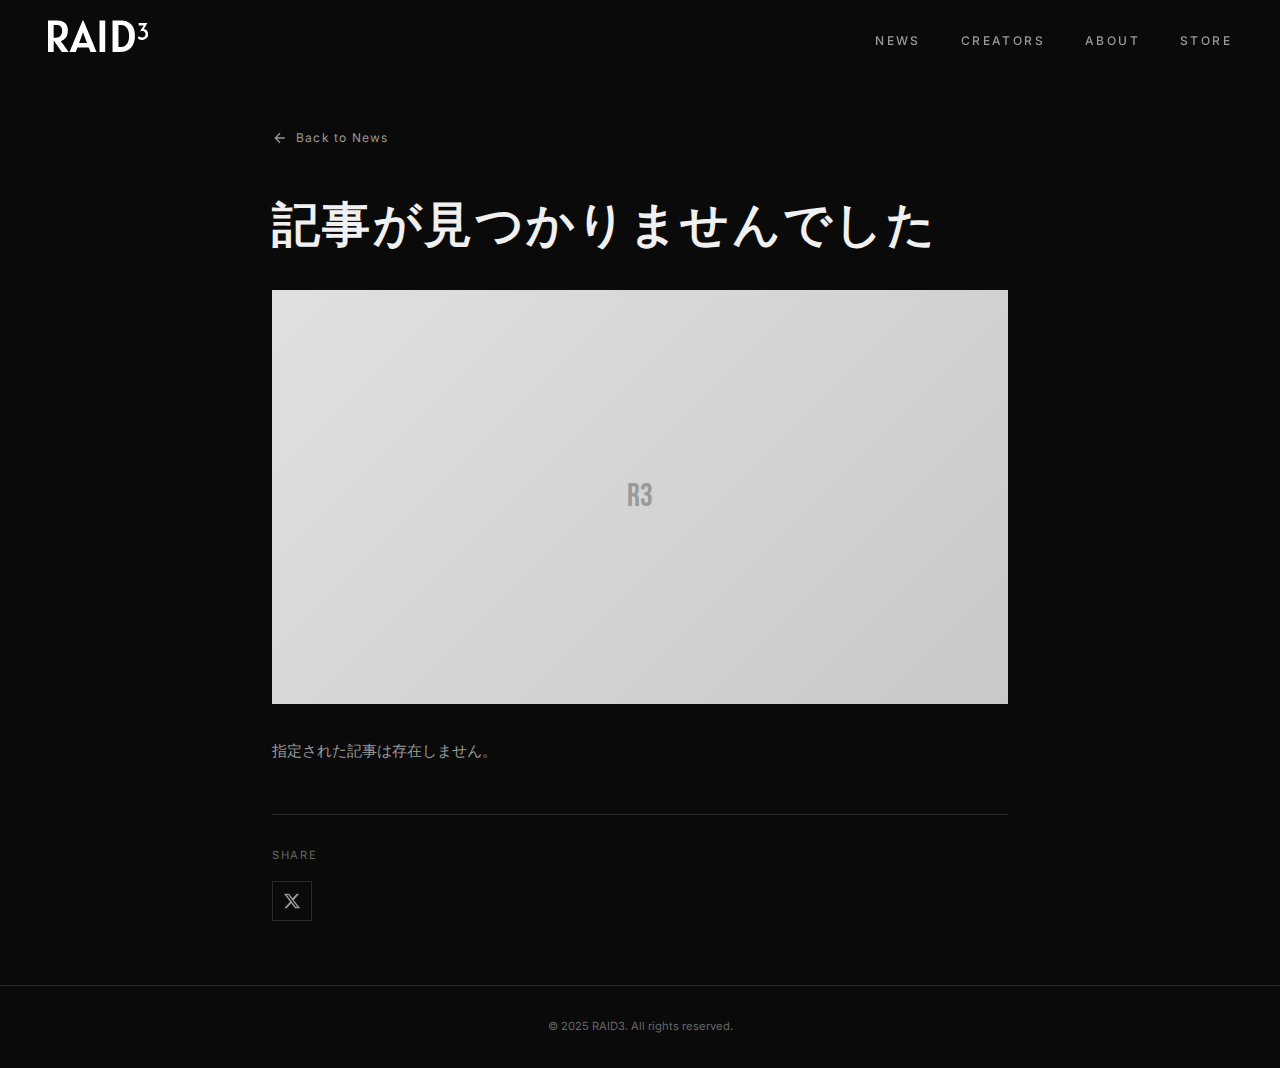
<file: news/article.html>
<!DOCTYPE html>
<html lang="ja">
<head>
    <meta charset="UTF-8">
    <meta name="viewport" content="width=device-width, initial-scale=1.0">
    <title>NEWS - RAID3</title>
    
    <!-- ファビコン -->
    <link rel="icon" href="../images/R3aicon.png" type="image/png">
    <link rel="apple-touch-icon" href="../images/R3aicon.png">
    
    <!-- OGP（Xシェア用） -->
    <meta property="og:type" content="article">
    <meta property="og:site_name" content="RAID3">
    <meta property="og:title" content="NEWS - RAID3">
    <meta property="og:description" content="RAID3 - Web3 Gaming is Inevitable">
    <meta property="og:image" content="https://raid3.vercel.app/images/R3aicon.png">
    <meta property="og:url" content="https://raid3.vercel.app/news/">
    
    <!-- Twitter Card -->
    <meta name="twitter:card" content="summary_large_image">
    <meta name="twitter:site" content="@raid3__">
    <meta name="twitter:title" content="NEWS - RAID3">
    <meta name="twitter:description" content="RAID3 - Web3 Gaming is Inevitable">
    <meta name="twitter:image" content="https://raid3.vercel.app/images/R3aicon.png">
    
    <link rel="preconnect" href="https://fonts.googleapis.com">
    <link rel="preconnect" href="https://fonts.gstatic.com" crossorigin>
    <link href="https://fonts.googleapis.com/css2?family=Bebas+Neue&family=Inter:wght@300;400;500;600;700&display=swap" rel="stylesheet">
    <link rel="stylesheet" href="../styles.css">
</head>
<body>
    <nav id="navbar">
        <a href="../index.html">
            <svg class="logo-svg" viewBox="0 0 726.3667 231.57715" xmlns="http://www.w3.org/2000/svg">
                <g transform="translate(-412,-327.5)">
                    <path fill="#ffffff" d="M 412,445 V 331 l 36.25,0.0195 c 39.70236,0.0214 52.44438,1.06623 64.61382,5.29835 21.50077,7.47722 35.03722,21.82265 40.74698,43.18213 2.91852,10.91777 2.6945,37.05288 -0.41515,48.43317 -6.82921,24.99271 -21.25152,41.90747 -42.19972,49.49263 -3.15061,1.14081 -5.83977,2.44977 -5.9759,2.90879 -0.13613,0.45903 12.51617,17.97453 28.11623,38.92335 15.60006,20.94881 28.51634,38.46855 28.70286,38.93276 0.18652,0.46421 -11.02435,0.72371 -24.91303,0.57666 L 511.67393,558.5 482.58697,517.5553 453.5,476.61061 453.23891,517.8053 452.97781,559 H 432.48891 412 Z m 68.20078,9.87562 c 12.15861,-2.57979 22.56871,-10.69363 28.22437,-21.99863 4.70642,-9.40757 5.89723,-16.06687 5.33639,-29.84222 -0.60389,-14.83252 -2.93334,-21.36434 -10.16533,-28.50378 -7.94303,-7.84138 -14.14884,-9.70079 -34.34621,-10.29097 L 453,363.76518 V 409.88259 456 h 10.95078 c 6.02293,0 13.33543,-0.50597 16.25,-1.12438 z M 568,558.24755 c 0,-0.4345 21.53555,-52.53045 47.85679,-115.76878 C 653.4108,352.25302 664.08802,327.5 665.45292,327.5 c 1.36368,0 11.98218,24.51367 49.1644,113.5 26.08378,62.425 47.6893,114.5125 48.01228,115.75 l 0.58722,2.25 H 741.29431 719.3718 l -6.31169,-16.5 -6.31169,-16.5 h -40.7915 -40.7915 l -1.5893,4.25 c -0.87411,2.3375 -3.55789,9.65 -5.96396,16.25 l -4.37466,12 -22.61875,0.26877 C 578.17844,558.9166 568,558.68205 568,558.24755 Z m 126,-64.80929 c 0,-0.30895 -5.36581,-14.59645 -11.92402,-31.75 -6.55821,-17.15354 -12.94832,-34.67564 -14.20026,-38.938 -1.25193,-4.26236 -2.59245,-7.41236 -2.97894,-7 -0.38649,0.41236 -1.69494,4.32651 -2.90766,8.69812 -1.21273,4.37161 -6.70328,20.12161 -12.20123,35 -5.49796,14.87839 -10.60443,28.73912 -11.34773,30.80162 l -1.35144,3.75 h 28.45564 C 681.19496,494 694,493.74722 694,493.43826 Z M 785,445 V 331 H 805.5 826 V 445 559 H 805.5 785 Z m 94.66667,113.33333 C 879.3,557.96667 879,506.62667 879,444.24445 V 330.82224 l 39.25,0.46751 c 41.28404,0.49174 45.57029,0.90035 60.71135,5.78763 31.34345,10.11713 51.21355,33.74637 59.21915,70.42262 2.8755,13.17355 3.6376,45.10965 1.4335,60.07259 -7.6233,51.75283 -36.7642,83.38026 -82.86316,89.93354 -10.62663,1.51065 -75.70239,2.20899 -77.08417,0.8272 z m 75.20237,-37.77058 c 19.71864,-5.30527 34.23089,-21.54403 40.115,-44.88745 6.49416,-25.76352 4.92088,-55.48052 -4.06216,-76.72937 C 980.43795,374.14679 964.00903,364 934.34004,364 H 922 v 79.65555 79.65555 l 13.75,-0.65191 c 7.5625,-0.35855 16.16607,-1.30194 19.11904,-2.09644 z M 1087.112,471.81347 c -6.7863,-0.76753 -18.2936,-5.73109 -23.4478,-10.11397 l -2.8357,-2.41141 4.5674,-7.12575 4.5675,-7.12574 5.5539,3.89049 c 12.3712,8.66607 27.4686,7.68657 36.2845,-2.35408 3.2104,-3.65651 5.9582,-11.06146 6.1982,-16.81169 0.3377,-8.08947 -5.1381,-17.55691 -12.4293,-20.86851 -4.6493,-2.11166 -15.756,-2.52439 -21.9145,-0.81434 -2.114,0.58703 -4.0803,0.83072 -4.3695,0.54153 -0.2892,-0.28918 5.359,-9.65948 12.5514,-20.82289 L 1104.9154,367.5 1086.7077,367 1068.5,366.5 l -0.2889,-8.75 -0.289,-8.75 32.098,0.19715 c 25.3881,0.15593 31.9502,-0.5273 31.3913,0.46141 -0.3887,0.6875 -6.4902,11.12482 -13.559,22.47117 -7.0688,11.34635 -12.8524,20.87156 -12.8524,21.16714 0,0.29557 2.2649,1.02313 5.033,1.61679 10.5431,2.2611 17.3498,8.63299 22.6769,16.90474 3.0945,4.80496 5.5,12.03856 5.6486,18.47733 0.1453,6.29408 -1.6551,13.69269 -4.6825,18.29764 -10.3437,15.73344 -26.0616,25.53892 -46.564,23.2201 z"/>
                </g>
            </svg>
        </a>
        <ul class="nav-links">
            <li><a href="../news/index.html">News</a></li>
            <li><a href="../index.html#creators">Creators</a></li>
            <li><a href="../index.html#about">About</a></li>
            <li><a href="https://suzuri.jp/RAID3" target="_blank">Store</a></li>
        </ul>
    </nav>

    <article class="news-article" id="newsArticle">
        <header class="news-article-header">
            <a href="index.html" class="news-article-back">
                <svg viewBox="0 0 24 24" fill="none" stroke="currentColor" stroke-width="2"><path d="M19 12H5M12 19l-7-7 7-7"/></svg>
                Back to News
            </a>
            <div class="news-article-tags" id="articleTags"></div>
            <h1 class="news-article-title" id="articleTitle">読み込み中...</h1>
            <p class="news-article-date" id="articleDate"></p>
        </header>

        <div class="news-article-image" id="articleImage">R3</div>
        <div class="news-article-body" id="articleBody"></div>

        <div class="news-article-share">
            <p>Share</p>
            <div class="share-buttons">
                <a id="shareX" href="#" target="_blank" class="share-btn">
                    <svg viewBox="0 0 24 24" fill="currentColor"><path d="M18.244 2.25h3.308l-7.227 8.26 8.502 11.24H16.17l-5.214-6.817L4.99 21.75H1.68l7.73-8.835L1.254 2.25H8.08l4.713 6.231zm-1.161 17.52h1.833L7.084 4.126H5.117z"/></svg>
                </a>
            </div>
        </div>
    </article>

    <footer style="text-align: center; padding: 2rem; border-top: 1px solid #2a2a2a;">
        <p style="font-size: 0.7rem; color: #666;">&copy; 2025 RAID3. All rights reserved.</p>
    </footer>

    <script src="../news-data.js"></script>
    <script>
        const params = new URLSearchParams(window.location.search);
        const id = params.get('id');

        // 画像パスを記事ページ用に調整する関数
        function adjustImagePath(path) {
            if (!path) return '';
            // 既に ../ で始まっている場合はそのまま
            if (path.startsWith('../')) return path;
            // http:// や https:// で始まる場合はそのまま
            if (path.startsWith('http://') || path.startsWith('https://')) return path;
            // images/ で始まる場合は ../ を追加
            if (path.startsWith('images/')) return '../' + path;
            // それ以外もとりあえず ../ を追加
            return '../' + path;
        }

        function renderArticle() {
            const item = window.NewsData.getById(id);
            if (!item) {
                document.getElementById('articleTitle').textContent = '記事が見つかりませんでした';
                document.getElementById('articleImage').innerHTML = '<div class="news-card-placeholder">R3</div>';
                document.getElementById('articleBody').innerHTML = '<p>指定された記事は存在しません。</p>';
                document.title = '記事が見つかりません - RAID3';
                return;
            }

            // タイトル設定
            document.title = `${item.title} - RAID3`;

            // タグ
            const tags = document.getElementById('articleTags');
            tags.innerHTML = '';
            (item.tags || []).forEach(tag => {
                const span = document.createElement('span');
                span.className = 'news-tag';
                span.textContent = `#${tag}`;
                tags.appendChild(span);
            });

            document.getElementById('articleTitle').textContent = item.title;
            document.getElementById('articleDate').textContent = item.date || '';

            // 画像（パス調整）
            const imageWrap = document.getElementById('articleImage');
            imageWrap.innerHTML = '';
            if (item.thumbnail) {
                const img = document.createElement('img');
                img.src = adjustImagePath(item.thumbnail);
                img.alt = item.title;
                imageWrap.appendChild(img);
            } else {
                const placeholder = document.createElement('div');
                placeholder.className = 'news-card-placeholder';
                placeholder.textContent = 'R3';
                imageWrap.appendChild(placeholder);
            }

            // 本文
            document.getElementById('articleBody').innerHTML = item.body || '<p>本文が準備中です。</p>';

            // シェアボタン
            const share = document.getElementById('shareX');
            const url = encodeURIComponent(window.location.href);
            const text = encodeURIComponent(item.title + ' | RAID3');
            share.href = `https://twitter.com/intent/tweet?url=${url}&text=${text}`;
        }

        document.addEventListener('DOMContentLoaded', renderArticle);
    </script>
</body>
</html>
</file>
<file: styles.css>
/* ============================================
   RAID3 - 共通スタイルシート
   ============================================ */

:root {
    --color-black: #0a0a0a;
    --color-dark: #111111;
    --color-gray: #1a1a1a;
    --color-border: #2a2a2a;
    --color-mid: #666666;
    --color-light: #999999;
    --color-white: #f0f0f0;
    --color-pure-white: #ffffff;
    --color-highlight: #c8ff00;
    --font-display: 'Bebas Neue', sans-serif;
    --font-body: 'Inter', sans-serif;
}

* {
    margin: 0;
    padding: 0;
    box-sizing: border-box;
}

html { scroll-behavior: smooth; }

body {
    font-family: var(--font-body);
    background-color: var(--color-black);
    color: var(--color-white);
    line-height: 1.6;
    overflow-x: hidden;
}

/* ============================================
   ナビゲーション
   ============================================ */
.logo-svg { height: 32px; width: auto; }

nav {
    position: fixed;
    top: 0;
    left: 0;
    right: 0;
    z-index: 1000;
    padding: 1.25rem 3rem;
    display: flex;
    justify-content: space-between;
    align-items: center;
    background: rgba(10,10,10,0.9);
    backdrop-filter: blur(20px);
    border-bottom: 1px solid transparent;
    transition: all 0.3s ease;
}

nav.scrolled {
    padding: 1rem 3rem;
    border-bottom: 1px solid var(--color-border);
}

.nav-links {
    display: flex;
    gap: 2.5rem;
    list-style: none;
}

.nav-links a {
    color: var(--color-light);
    text-decoration: none;
    font-size: 0.75rem;
    letter-spacing: 0.2em;
    text-transform: uppercase;
    font-weight: 500;
    transition: color 0.3s ease;
}

.nav-links a:hover { color: var(--color-highlight); }

.menu-toggle {
    display: none;
    flex-direction: column;
    gap: 5px;
    cursor: pointer;
    padding: 10px;
}

.menu-toggle span {
    width: 20px;
    height: 1.5px;
    background: var(--color-white);
}

/* ============================================
   ヒーロー
   ============================================ */
.hero {
    min-height: 100vh;
    display: flex;
    flex-direction: column;
    justify-content: center;
    align-items: center;
    position: relative;
    background: var(--color-black);
}

.hero::before {
    content: '';
    position: absolute;
    top: 0; left: 0;
    width: 100%; height: 100%;
    background: 
        radial-gradient(ellipse at 30% 20%, rgba(200,255,0,0.03) 0%, transparent 50%),
        radial-gradient(ellipse at 70% 80%, rgba(200,255,0,0.02) 0%, transparent 50%);
    pointer-events: none;
}

.hero-content {
    position: relative;
    z-index: 10;
    text-align: center;
    padding: 2rem;
}

.hero-logo-svg {
    width: min(60vw, 400px);
    height: auto;
    margin-bottom: 1.5rem;
    animation: fadeInUp 0.8s ease;
}

.tagline {
    font-size: 0.85rem;
    font-weight: 400;
    letter-spacing: 0.4em;
    text-transform: uppercase;
    color: var(--color-light);
    margin-bottom: 2.5rem;
    animation: fadeInUp 0.8s ease 0.1s both;
}

.cta-buttons {
    display: flex;
    gap: 1rem;
    justify-content: center;
    flex-wrap: wrap;
    animation: fadeInUp 0.8s ease 0.2s both;
    margin-bottom: 1.5rem;
}

.social-cta {
    display: flex;
    gap: 0.75rem;
    justify-content: center;
    flex-wrap: wrap;
    animation: fadeInUp 0.8s ease 0.3s both;
}

.social-cta a {
    display: flex;
    align-items: center;
    gap: 0.5rem;
    padding: 0.6rem 1.25rem;
    background: transparent;
    border: 1px solid var(--color-border);
    color: var(--color-light);
    text-decoration: none;
    font-size: 0.7rem;
    letter-spacing: 0.1em;
    transition: all 0.3s ease;
}

.social-cta a:hover {
    border-color: var(--color-highlight);
    color: var(--color-highlight);
}

.social-cta svg { width: 14px; height: 14px; }

.btn {
    padding: 0.875rem 2rem;
    font-family: var(--font-body);
    font-size: 0.7rem;
    font-weight: 500;
    letter-spacing: 0.15em;
    text-transform: uppercase;
    text-decoration: none;
    transition: all 0.3s ease;
    cursor: pointer;
    display: inline-block;
}

.btn-primary {
    background: var(--color-highlight);
    color: var(--color-black);
    border: 1px solid var(--color-highlight);
}

.btn-primary:hover {
    background: transparent;
    color: var(--color-highlight);
}

.btn-secondary {
    background: transparent;
    color: var(--color-white);
    border: 1px solid var(--color-border);
}

.btn-secondary:hover { border-color: var(--color-white); }

.scroll-indicator {
    position: absolute;
    bottom: 2rem;
    left: 50%;
    transform: translateX(-50%);
    display: flex;
    flex-direction: column;
    align-items: center;
    gap: 0.5rem;
    animation: bounce 2s ease infinite;
}

.scroll-indicator span {
    font-size: 0.6rem;
    letter-spacing: 0.2em;
    text-transform: uppercase;
    color: var(--color-mid);
}

.scroll-indicator::after {
    content: '';
    width: 1px;
    height: 30px;
    background: linear-gradient(to bottom, var(--color-mid), transparent);
}

/* ============================================
   セクション共通
   ============================================ */
section {
    padding: 6rem 3rem;
    position: relative;
}

.section-header {
    text-align: center;
    margin-bottom: 4rem;
}

.section-title {
    font-family: var(--font-display);
    font-size: clamp(2.5rem, 6vw, 4rem);
    letter-spacing: 0.15em;
    margin-bottom: 0.5rem;
    color: var(--color-white);
}

.section-subtitle {
    font-size: 0.7rem;
    letter-spacing: 0.3em;
    text-transform: uppercase;
    color: var(--color-mid);
}

/* ============================================
   ニュースカルーセル
   ============================================ */
.news-home {
    background: var(--color-pure-white);
    color: var(--color-black);
    padding: 5rem 0;
    overflow: hidden;
}

.news-home .section-header {
    padding: 0 3rem;
    margin-bottom: 3rem;
}

.news-home .section-title { color: var(--color-black); }

.news-carousel-container {
    position: relative;
    width: 100%;
}

.news-carousel {
    display: flex;
    gap: 1.5rem;
    padding: 0 3rem;
    overflow-x: auto;
    scroll-behavior: smooth;
    scrollbar-width: none;
}

.news-carousel::-webkit-scrollbar { display: none; }

.news-carousel.few-items {
    justify-content: center;
    overflow-x: visible;
}

.news-card {
    flex: 0 0 auto;
    width: 420px;
    max-width: 80vw;
    text-decoration: none;
    color: var(--color-black);
    background: transparent;
    display: block;
    transition: transform 0.3s ease;
}

.news-card:hover {
    transform: translateY(-5px);
}

.news-card-image {
    aspect-ratio: 16/9;
    overflow: hidden;
    margin-bottom: 1rem;
    background: #e5e5e5;
}

.news-card-image img {
    width: 100%;
    height: 100%;
    object-fit: cover;
}

.news-card-placeholder {
    width: 100%;
    height: 100%;
    background: linear-gradient(135deg, #e0e0e0 0%, #c8c8c8 100%);
    display: flex;
    align-items: center;
    justify-content: center;
    font-family: var(--font-display);
    font-size: 2rem;
    color: #999;
}

.news-card-tags {
    display: flex;
    flex-wrap: wrap;
    gap: 0.5rem;
    margin-bottom: 0.5rem;
}

.news-tag {
    font-size: 0.65rem;
    font-weight: 500;
    letter-spacing: 0.05em;
    color: var(--color-mid);
}

.news-card-title {
    font-family: var(--font-body);
    font-size: 0.95rem;
    font-weight: 600;
    line-height: 1.6;
    color: var(--color-black);
}

.carousel-nav {
    position: absolute;
    top: 50%;
    transform: translateY(-50%);
    width: 44px;
    height: 44px;
    background: var(--color-highlight);
    border: none;
    border-radius: 50%;
    cursor: pointer;
    display: flex;
    align-items: center;
    justify-content: center;
    transition: all 0.3s ease;
    z-index: 10;
    box-shadow: 0 6px 20px rgba(0,0,0,0.12);
}

.carousel-nav:hover {
    transform: translateY(-50%) scale(1.05);
    box-shadow: 0 4px 20px rgba(200,255,0,0.3);
}

.carousel-nav svg {
    width: 20px;
    height: 20px;
    fill: var(--color-black);
}

.carousel-nav.prev { left: 1rem; }
.carousel-nav.next { right: 1rem; }

.news-carousel-container:not(:hover):not(:focus-within) .carousel-nav {
    opacity: 0.2;
    background: #f7f7f7;
    box-shadow: none;
    color: var(--color-black);
}

.news-carousel-container:hover .carousel-nav,
.news-carousel-container:focus-within .carousel-nav {
    opacity: 1;
    background: var(--color-highlight);
    color: var(--color-black);
}

.news-carousel-container.is-disabled .carousel-nav {
    display: none;
}

@media (max-width: 768px) {
    .news-carousel.few-items {
        justify-content: flex-start;
        overflow-x: auto;
    }
    .news-carousel-container.is-disabled .carousel-nav {
        display: flex;
    }
}

.news-empty {
    text-align: center;
    color: var(--color-light);
    padding: 2rem 0;
    width: 100%;
    letter-spacing: 0.05em;
}

.news-list-page {
    background: var(--color-black);
    padding: 6rem 3rem;
}

.news-note {
    color: var(--color-mid);
    font-size: 0.8rem;
    margin-top: 0.5rem;
}

.news-filters {
    max-width: 1100px;
    margin: 0 auto 1.5rem;
    display: flex;
    gap: 1.5rem;
    align-items: center;
    flex-wrap: wrap;
}

.filter-group {
    display: flex;
    align-items: center;
    gap: 0.75rem;
}

.filter-label {
    font-size: 0.8rem;
    color: var(--color-mid);
    letter-spacing: 0.05em;
}

.filter-tags {
    display: flex;
    gap: 0.5rem;
    flex-wrap: wrap;
}

.filter-tag {
    display: inline-flex;
    align-items: center;
    gap: 0.35rem;
    padding: 0.4rem 0.65rem;
    border: 1px solid var(--color-border);
    color: var(--color-light);
    font-size: 0.75rem;
    cursor: pointer;
    transition: all 0.2s ease;
}

.filter-tag:hover { border-color: var(--color-highlight); }
.filter-tag input { accent-color: var(--color-highlight); }

.news-grid {
    max-width: 1100px;
    margin: 0 auto;
    display: grid;
    grid-template-columns: repeat(3, 1fr);
    gap: 1.25rem;
}

.news-card-list { display: block; }

.news-card-list .news-card-content {
    padding-top: 0.75rem;
}

.news-card-list {
    background: var(--color-dark);
    border: 1px solid var(--color-border);
    padding: 1rem;
    width: 100%;
    max-width: none;
    color: var(--color-white);
}

.news-card-list .news-card-title { color: var(--color-white); }
.news-card-list .news-card-tags .news-tag { color: var(--color-light); }
.news-card-list .news-card-meta { color: var(--color-mid); }
.news-card-list .news-card-excerpt { color: var(--color-light); }

/* ニュース一覧ページではrevealを即時表示 */
.news-list-page .reveal {
    opacity: 1;
    transform: none;
}

.news-card-meta {
    font-size: 0.8rem;
    color: var(--color-mid);
    margin: 0.35rem 0;
}

.news-card-excerpt {
    font-size: 0.85rem;
    color: var(--color-light);
    line-height: 1.6;
}

/* ============================================
   ABOUT
   ============================================ */
#about {
    background: var(--color-dark);
    border-top: 1px solid var(--color-border);
    border-bottom: 1px solid var(--color-border);
}

.about-content {
    max-width: 1100px;
    margin: 0 auto;
    display: grid;
    grid-template-columns: 1fr 1fr;
    gap: 4rem;
    align-items: center;
}

.about-text h3 {
    font-family: var(--font-display);
    font-size: 1.75rem;
    letter-spacing: 0.05em;
    margin-bottom: 1.25rem;
    color: var(--color-highlight);
}

.about-text p {
    color: var(--color-light);
    margin-bottom: 1rem;
    font-weight: 300;
    font-size: 0.9rem;
    line-height: 1.8;
}

.about-stats {
    display: grid;
    grid-template-columns: repeat(2, 1fr);
    gap: 1.5rem;
}

.stat-item {
    padding: 1.75rem;
    border: 1px solid var(--color-border);
    text-align: center;
    transition: all 0.3s ease;
    background: var(--color-black);
}

.stat-item:hover { border-color: var(--color-highlight); }

.stat-number {
    font-family: var(--font-display);
    font-size: 2.5rem;
    display: block;
    color: var(--color-highlight);
}

.stat-label {
    font-size: 0.65rem;
    letter-spacing: 0.2em;
    text-transform: uppercase;
    color: var(--color-mid);
}

/* ============================================
   ロゴマーキー（ゲームタイトルロゴ）
   ============================================ */
.logo-marquee {
    max-width: 1100px;
    margin: 3rem auto 0;
    padding: 1.5rem 0;
    overflow: hidden;
}

.logo-marquee-inner {
    mask-image: linear-gradient(to right, transparent, black 10%, black 90%, transparent);
    -webkit-mask-image: linear-gradient(to right, transparent, black 10%, black 90%, transparent);
}

.logo-marquee-track {
    display: flex;
    gap: 80px;
    align-items: center;
    animation: logo-marquee-scroll 30s linear infinite;
}

.logo-marquee:hover .logo-marquee-track {
    animation-play-state: paused;
}

.logo-marquee-item img {
    height: 60px;
    width: auto;
    max-width: 200px;
    object-fit: contain;
    filter: grayscale(100%);
    opacity: 0.8;
    transition: filter 0.3s ease, opacity 0.3s ease, transform 0.3s ease;
}

.logo-marquee-item:hover img {
    filter: grayscale(0%);
    opacity: 1;
    transform: translateY(-2px);
}

@keyframes logo-marquee-scroll {
    0% {
        transform: translateX(-50%);
    }
    100% {
        transform: translateX(0);
    }
}

/* ============================================
   ソーシャルバナー
   ============================================ */
.social-banner {
    background: var(--color-black);
    padding: 4rem 3rem;
    text-align: center;
}

.social-banner h3 {
    font-family: var(--font-display);
    font-size: 1.75rem;
    letter-spacing: 0.15em;
    margin-bottom: 0.5rem;
}

.social-banner p {
    color: var(--color-mid);
    margin-bottom: 1.5rem;
    font-size: 0.8rem;
}

.social-banner-buttons {
    display: flex;
    gap: 1rem;
    justify-content: center;
    flex-wrap: wrap;
}

.social-btn {
    display: inline-flex;
    align-items: center;
    gap: 0.6rem;
    padding: 0.875rem 1.5rem;
    text-decoration: none;
    font-size: 0.75rem;
    font-weight: 500;
    letter-spacing: 0.1em;
    transition: all 0.3s ease;
    border: 1px solid;
}

.social-btn.x-btn {
    background: var(--color-white);
    color: var(--color-black);
    border-color: var(--color-white);
}

.social-btn.x-btn:hover {
    background: transparent;
    color: var(--color-white);
}

.social-btn.yt-btn {
    background: transparent;
    color: var(--color-white);
    border-color: var(--color-border);
}

.social-btn.yt-btn:hover {
    border-color: #ff0000;
    color: #ff0000;
}

.social-btn svg { width: 16px; height: 16px; }

/* ============================================
   クリエイター
   ============================================ */
#creators { background: var(--color-gray); }

.creators-grid {
    max-width: 1200px;
    margin: 0 auto;
    display: grid;
    grid-template-columns: repeat(4, 1fr);
    gap: 1.25rem;
}

.creator-card {
    background: var(--color-dark);
    position: relative;
    overflow: hidden;
    aspect-ratio: 3/4;
    transition: all 0.3s ease;
    border: 1px solid var(--color-border);
}

.creator-card:hover {
    border-color: var(--color-highlight);
    transform: translateY(-5px);
}

.creator-card.hidden-card { display: none; }

.creator-image {
    position: absolute;
    top: 0;
    left: 0;
    width: 100%;
    height: 100%;
    object-fit: cover;
}

.creator-info {
    position: absolute;
    bottom: 0;
    left: 0;
    right: 0;
    padding: 1.5rem;
    background: linear-gradient(to top, rgba(0,0,0,0.95) 0%, rgba(0,0,0,0.7) 50%, transparent 100%);
}

.creator-name {
    font-family: var(--font-display);
    font-size: 1.5rem;
    letter-spacing: 0.05em;
    margin-bottom: 0.25rem;
}

.creator-role {
    font-size: 0.65rem;
    letter-spacing: 0.15em;
    text-transform: uppercase;
    color: var(--color-highlight);
    margin-bottom: 0.75rem;
}

.creator-socials { display: flex; gap: 0.75rem; }

.creator-socials a {
    color: var(--color-light);
    font-size: 0.7rem;
    text-decoration: none;
    transition: color 0.3s ease;
}

.creator-socials a:hover { color: var(--color-highlight); }

.creator-placeholder {
    width: 100%;
    height: 100%;
    background: linear-gradient(135deg, var(--color-border) 0%, var(--color-dark) 100%);
    display: flex;
    align-items: center;
    justify-content: center;
    font-family: var(--font-display);
    font-size: 3rem;
    color: var(--color-mid);
}

.creators-expand { text-align: center; margin-top: 2.5rem; }

.expand-btn {
    display: inline-flex;
    align-items: center;
    gap: 0.6rem;
    padding: 0.875rem 2rem;
    background: transparent;
    border: 1px solid var(--color-border);
    color: var(--color-white);
    font-family: var(--font-body);
    font-size: 0.7rem;
    font-weight: 500;
    letter-spacing: 0.15em;
    text-transform: uppercase;
    cursor: pointer;
    transition: all 0.3s ease;
}

.expand-btn:hover {
    border-color: var(--color-highlight);
    color: var(--color-highlight);
}

.expand-btn svg {
    width: 16px;
    height: 16px;
    transition: transform 0.3s ease;
}

.expand-btn.expanded svg { transform: rotate(180deg); }

/* ============================================
   ストア
   ============================================ */
#store {
    background: var(--color-dark);
    border-top: 1px solid var(--color-border);
}

.store-grid {
    max-width: 1100px;
    margin: 0 auto;
    display: grid;
    grid-template-columns: repeat(4, 1fr);
    gap: 1.25rem;
}

.store-item {
    background: var(--color-black);
    padding: 1.5rem;
    text-align: center;
    transition: all 0.3s ease;
    border: 1px solid var(--color-border);
}

.store-item:hover { border-color: var(--color-highlight); }

.store-image {
    aspect-ratio: 1;
    background: var(--color-gray);
    margin-bottom: 1.25rem;
    display: flex;
    align-items: center;
    justify-content: center;
    font-family: var(--font-display);
    font-size: 2rem;
    color: var(--color-mid);
    position: relative;
    overflow: hidden;
}

.store-image img {
    position: absolute;
    top: 0;
    left: 0;
    width: 100%;
    height: 100%;
    object-fit: cover;
    z-index: 1;
}

.store-image:has(img) {
    color: transparent;
}

.store-title {
    font-family: var(--font-body);
    font-size: 0.85rem;
    font-weight: 600;
    letter-spacing: 0.05em;
    margin-bottom: 0.5rem;
}

.store-price {
    font-size: 1rem;
    color: var(--color-highlight);
    margin-bottom: 1.25rem;
}

.store-item .btn {
    width: 100%;
    padding: 0.75rem 1rem;
    font-size: 0.65rem;
}

.store-more { text-align: center; margin-top: 2.5rem; }

/* ============================================
   NEWS EDITOR / LIST
   ============================================ */
.news-editor {
    background: var(--color-dark);
    padding: 6rem 3rem;
}

.news-editor-grid {
    max-width: 1100px;
    margin: 0 auto;
    display: grid;
    grid-template-columns: 1.1fr 0.9fr;
    gap: 2rem;
    align-items: start;
}

.news-editor-form {
    border: 1px solid var(--color-border);
    padding: 1.5rem;
    background: var(--color-black);
}

.form-row {
    display: flex;
    flex-direction: column;
    gap: 0.5rem;
    margin-bottom: 1rem;
}

.form-row label {
    font-size: 0.85rem;
    color: var(--color-light);
}

.form-row input,
.form-row textarea,
.form-row select {
    padding: 0.75rem;
    border: 1px solid var(--color-border);
    background: var(--color-gray);
    color: var(--color-white);
    font-size: 0.9rem;
    font-family: var(--font-body);
}

.form-row small {
    color: var(--color-mid);
    font-size: 0.75rem;
}

.tag-checkboxes {
    display: flex;
    gap: 0.75rem;
    flex-wrap: wrap;
}

.checkbox-label {
    display: inline-flex;
    align-items: center;
    gap: 0.35rem;
    padding: 0.4rem 0.65rem;
    border: 1px solid var(--color-border);
    color: var(--color-light);
    font-size: 0.8rem;
}

.checkbox-label input { accent-color: var(--color-highlight); }

.form-actions {
    display: flex;
    gap: 0.75rem;
    flex-wrap: wrap;
}

.news-editor-preview {
    border: 1px solid var(--color-border);
    padding: 1.5rem;
    background: var(--color-black);
}

.preview-header {
    display: flex;
    justify-content: space-between;
    align-items: center;
    margin-bottom: 1rem;
}

.preview-note { color: var(--color-mid); font-size: 0.8rem; }

.news-editor-list {
    display: flex;
    flex-direction: column;
    gap: 0.75rem;
}

.news-editor-card {
    border: 1px solid var(--color-border);
    padding: 1rem;
    background: var(--color-dark);
}

.news-editor-card-head {
    display: flex;
    justify-content: space-between;
    align-items: center;
    gap: 1rem;
}

.news-editor-meta { color: var(--color-mid); font-size: 0.8rem; }

.news-editor-tags { display: flex; gap: 0.5rem; margin: 0.5rem 0; flex-wrap: wrap; }

.news-editor-actions { display: flex; gap: 0.5rem; }

/* ============================================
   フッター
   ============================================ */
footer {
    background: var(--color-black);
    padding: 4rem 3rem 1.5rem;
    border-top: 1px solid var(--color-border);
}

.footer-content {
    max-width: 1100px;
    margin: 0 auto;
    display: grid;
    grid-template-columns: 2fr 1fr 1fr 1fr;
    gap: 3rem;
    margin-bottom: 3rem;
}

.footer-logo-svg {
    height: 36px;
    width: auto;
    margin-bottom: 1rem;
}

.footer-brand p {
    color: var(--color-mid);
    font-size: 0.8rem;
    font-weight: 300;
    line-height: 1.7;
}

.footer-links h4 {
    font-family: var(--font-display);
    font-size: 1rem;
    letter-spacing: 0.15em;
    margin-bottom: 1.25rem;
    color: var(--color-white);
}

.footer-links ul { list-style: none; }
.footer-links li { margin-bottom: 0.6rem; }

.footer-links a {
    color: var(--color-mid);
    text-decoration: none;
    font-size: 0.8rem;
    transition: color 0.3s ease;
}

.footer-links a:hover { color: var(--color-highlight); }

.footer-bottom {
    max-width: 1100px;
    margin: 0 auto;
    padding-top: 1.5rem;
    border-top: 1px solid var(--color-border);
    display: flex;
    justify-content: space-between;
    align-items: center;
}

.footer-bottom p {
    font-size: 0.7rem;
    color: var(--color-mid);
}

.social-links { display: flex; gap: 1rem; }

.social-links a {
    color: var(--color-mid);
    text-decoration: none;
    transition: color 0.3s ease;
    display: flex;
}

.social-links a:hover { color: var(--color-highlight); }
.social-links svg { width: 18px; height: 18px; }

/* ============================================
   ニュース記事ページ
   ============================================ */
.news-article {
    max-width: 800px;
    margin: 0 auto;
    padding: 8rem 2rem 4rem;
}

.news-article-header {
    margin-bottom: 2rem;
}

.news-article-back {
    display: inline-flex;
    align-items: center;
    gap: 0.5rem;
    color: var(--color-light);
    text-decoration: none;
    font-size: 0.75rem;
    letter-spacing: 0.1em;
    margin-bottom: 2rem;
    transition: color 0.3s ease;
}

.news-article-back:hover { color: var(--color-highlight); }
.news-article-back svg { width: 16px; height: 16px; }

.news-article-tags {
    display: flex;
    gap: 0.75rem;
    margin-bottom: 1rem;
}

.news-article-tags .news-tag {
    color: var(--color-highlight);
    font-size: 0.7rem;
}

.news-article-title {
    font-family: var(--font-display);
    font-size: clamp(2rem, 5vw, 3rem);
    letter-spacing: 0.05em;
    line-height: 1.3;
    margin-bottom: 1rem;
}

.news-article-date {
    color: var(--color-mid);
    font-size: 0.8rem;
}

.news-article-image {
    width: 100%;
    aspect-ratio: 16/9;
    background: var(--color-gray);
    margin-bottom: 2rem;
    display: flex;
    align-items: center;
    justify-content: center;
    font-family: var(--font-display);
    font-size: 3rem;
    color: var(--color-mid);
}

.news-article-image img {
    width: 100%;
    height: 100%;
    object-fit: cover;
}

.news-article-body {
    color: var(--color-light);
    font-size: 0.95rem;
    line-height: 2;
}

.news-article-body p { margin-bottom: 1.5rem; }

.news-article-body h2 {
    font-family: var(--font-display);
    font-size: 1.5rem;
    color: var(--color-white);
    margin: 2.5rem 0 1rem;
    letter-spacing: 0.05em;
}

.news-article-body ul {
    margin: 1rem 0 1.5rem 1.5rem;
}

.news-article-body li { margin-bottom: 0.5rem; }

.news-article-share {
    margin-top: 3rem;
    padding-top: 2rem;
    border-top: 1px solid var(--color-border);
}

.news-article-share p {
    font-size: 0.7rem;
    letter-spacing: 0.15em;
    text-transform: uppercase;
    color: var(--color-mid);
    margin-bottom: 1rem;
}

.share-buttons { display: flex; gap: 0.75rem; }

.share-btn {
    display: flex;
    align-items: center;
    justify-content: center;
    width: 40px;
    height: 40px;
    border: 1px solid var(--color-border);
    color: var(--color-light);
    text-decoration: none;
    transition: all 0.3s ease;
}

.share-btn:hover {
    border-color: var(--color-highlight);
    color: var(--color-highlight);
}

.share-btn svg { width: 18px; height: 18px; }

/* ============================================
   アニメーション
   ============================================ */
@keyframes fadeInUp {
    from { opacity: 0; transform: translateY(20px); }
    to { opacity: 1; transform: translateY(0); }
}

@keyframes bounce {
    0%, 100% { transform: translateX(-50%) translateY(0); }
    50% { transform: translateX(-50%) translateY(8px); }
}

.reveal {
    opacity: 0;
    transform: translateY(30px);
    transition: all 0.6s ease;
}

.reveal.active {
    opacity: 1;
    transform: translateY(0);
}

/* ホバー時の持ち上がり（revealのtransform上書き対策） */
.news-card.reveal.active:hover {
    transform: translateY(-5px);
}

/* ============================================
   レスポンシブ
   ============================================ */
@media (max-width: 1024px) {
    .about-content { grid-template-columns: 1fr; gap: 3rem; }
    .creators-grid { grid-template-columns: repeat(2, 1fr); }
    .store-grid { grid-template-columns: repeat(2, 1fr); }
    .footer-content { grid-template-columns: repeat(2, 1fr); }
    .news-grid { grid-template-columns: repeat(2, 1fr); }
    .news-editor-grid { grid-template-columns: 1fr; }
}

@media (max-width: 768px) {
    nav { padding: 1rem 1.5rem; }
    
    .nav-links {
        display: none;
        position: absolute;
        top: 100%;
        left: 0;
        right: 0;
        background: var(--color-black);
        flex-direction: column;
        gap: 0;
        padding: 1rem 0;
        border-bottom: 1px solid var(--color-border);
    }
    
    .nav-links.active { display: flex; }
    .nav-links li { padding: 0.875rem 1.5rem; }
    .menu-toggle { display: flex; }
    
    section { padding: 4rem 1.5rem; }
    .news-carousel { padding: 0 1.5rem; }
    .news-card { width: 300px; }
    
    .carousel-nav { width: 36px; height: 36px; }
    .carousel-nav.prev { left: 0.5rem; }
    .carousel-nav.next { right: 0.5rem; }
    
    .creators-grid, .store-grid {
        grid-template-columns: repeat(2, 1fr);
        gap: 1rem;
    }

    .news-grid { grid-template-columns: 1fr; }
    .news-list-page { padding: 4rem 1.5rem; }
    .news-editor { padding: 4rem 1.5rem; }
    .news-editor-card-head { flex-direction: column; align-items: flex-start; }
    
    .footer-content { grid-template-columns: 1fr; gap: 2rem; }
    
    .footer-bottom {
        flex-direction: column;
        gap: 1rem;
        text-align: center;
    }
    
    .news-article { padding: 6rem 1.5rem 3rem; }
}
</file>
